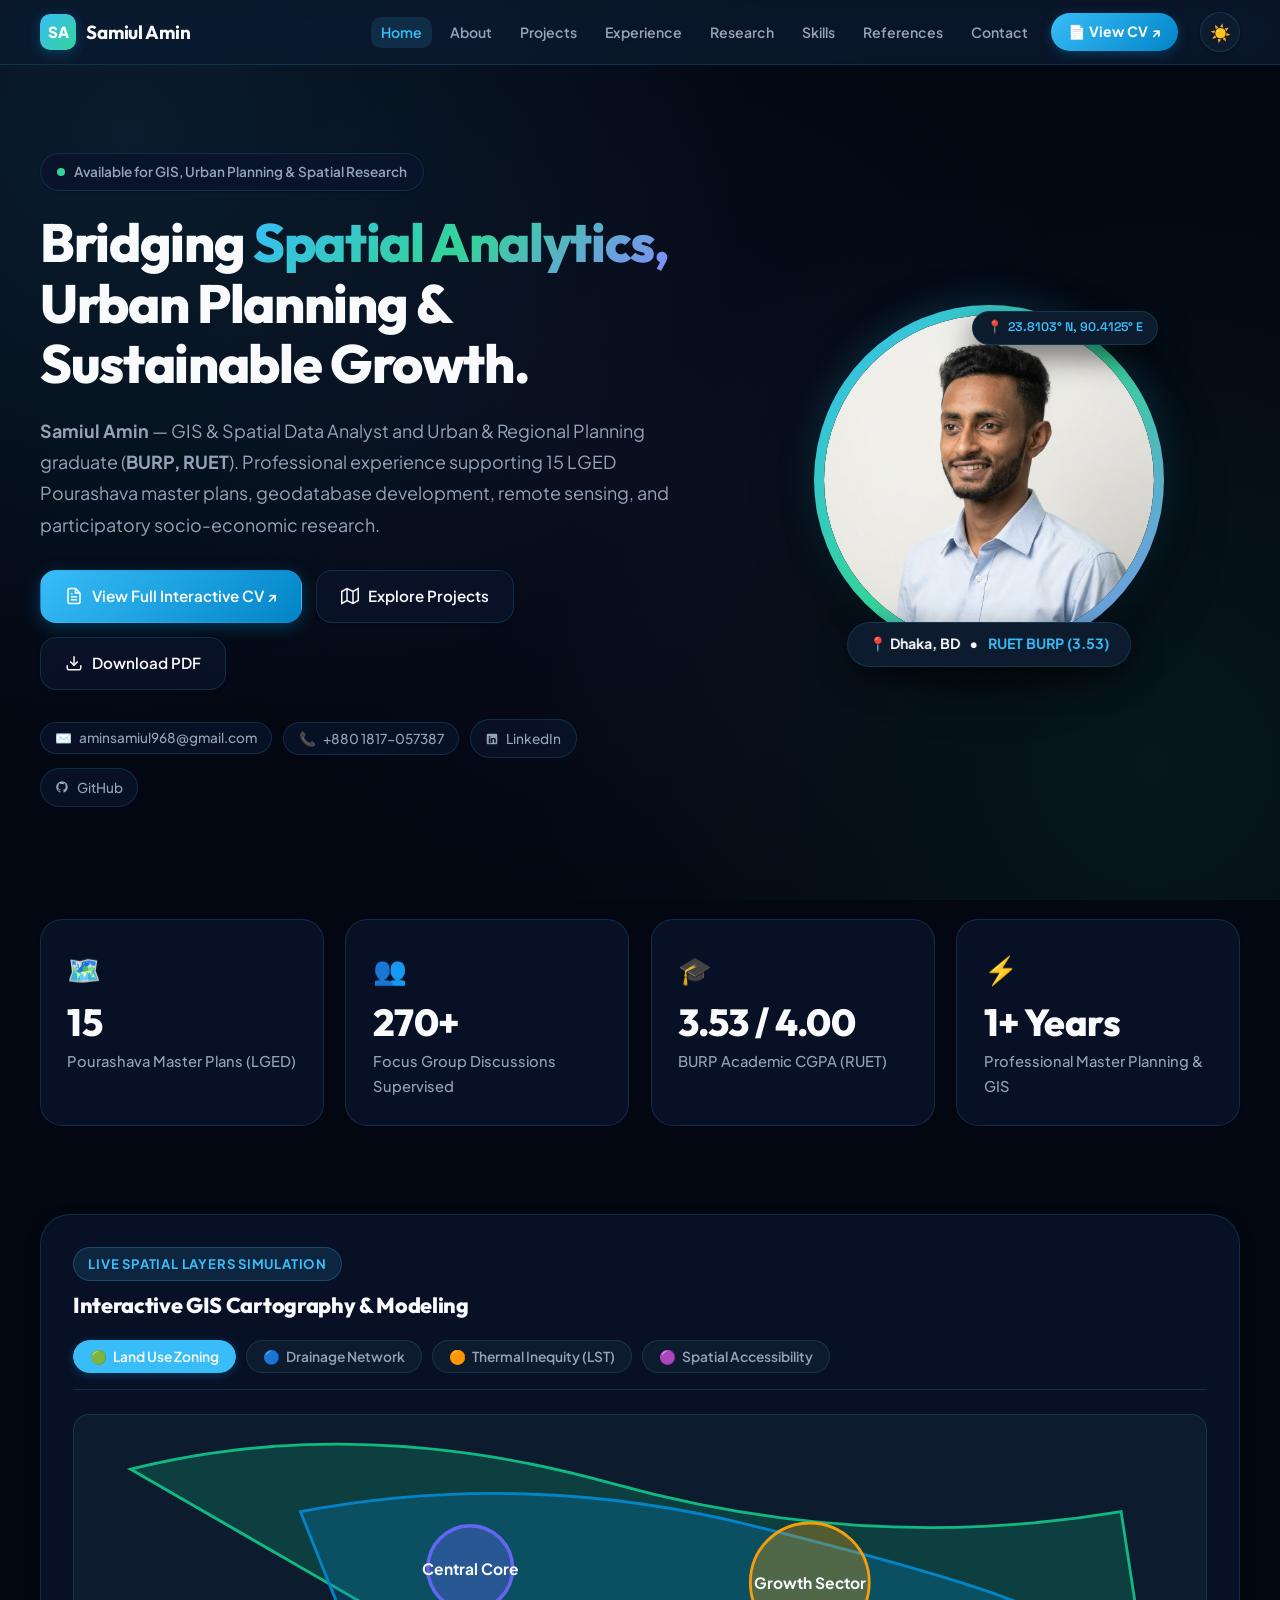
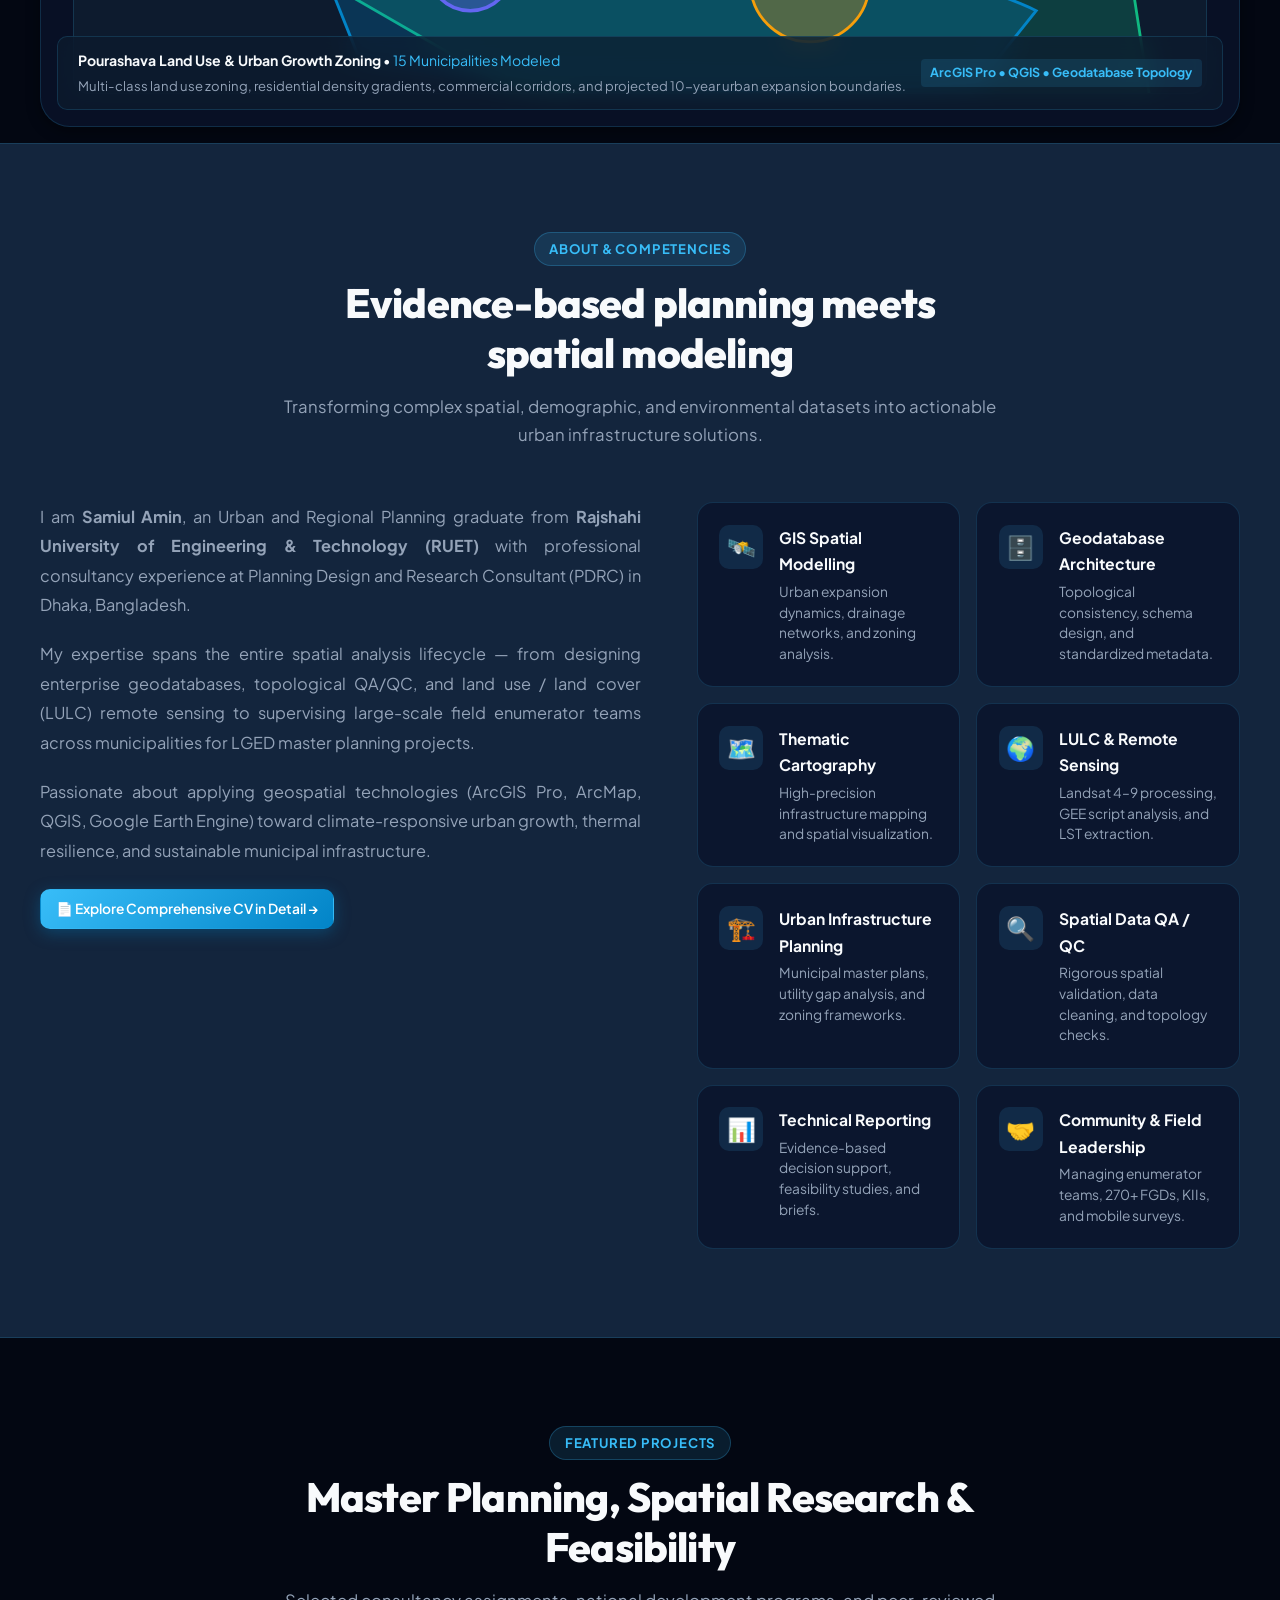
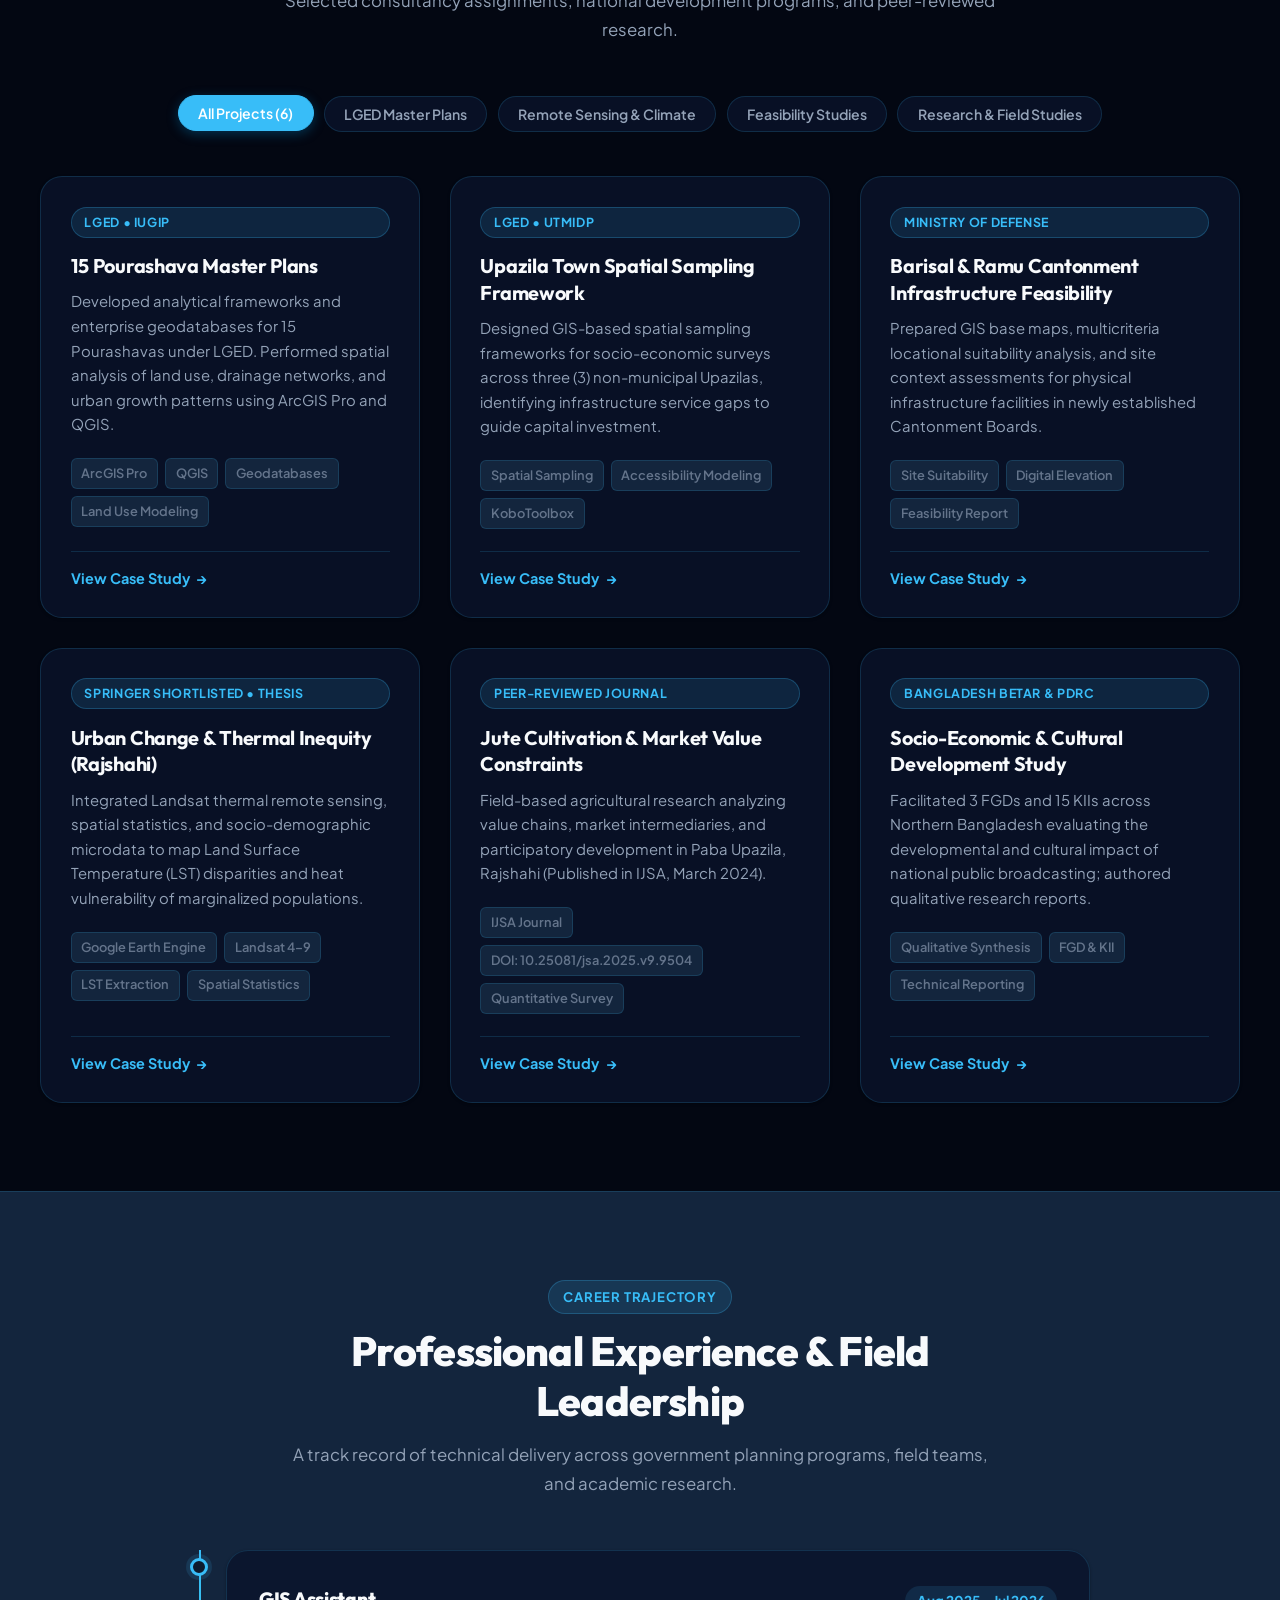
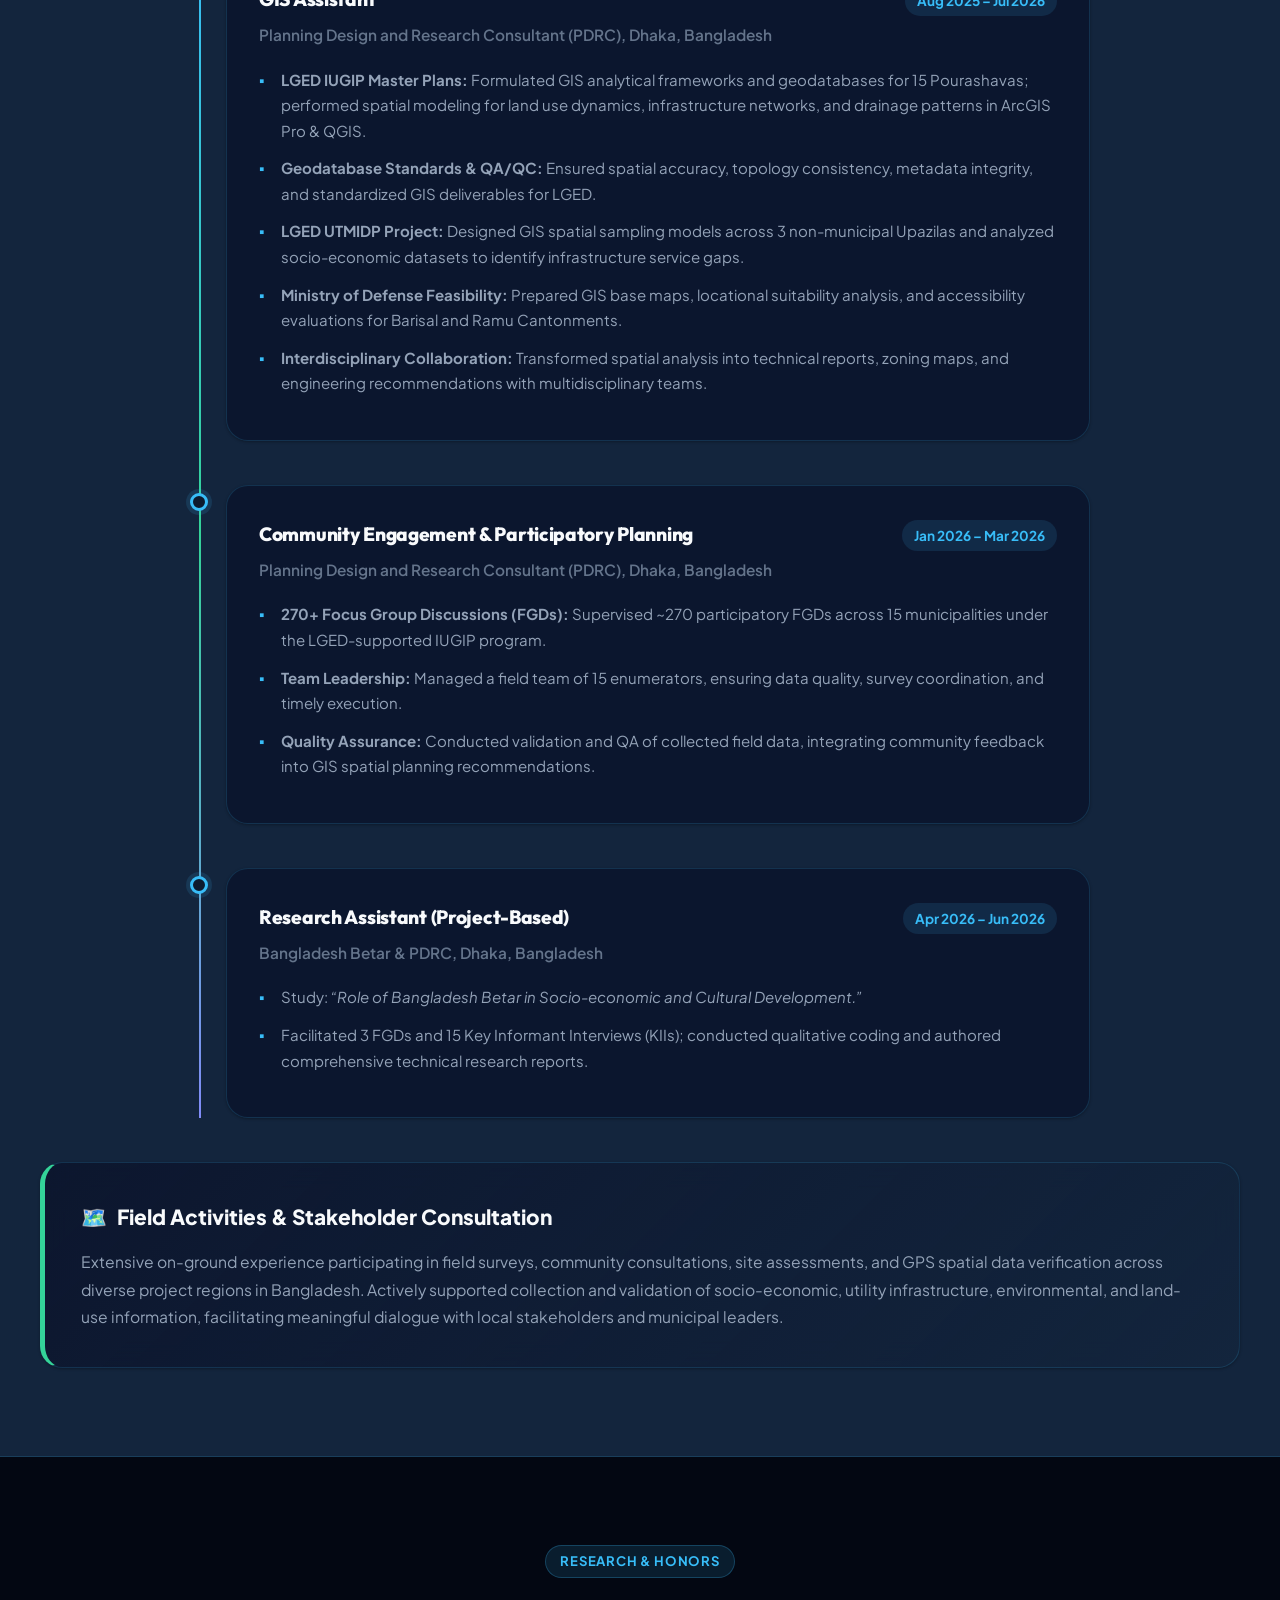
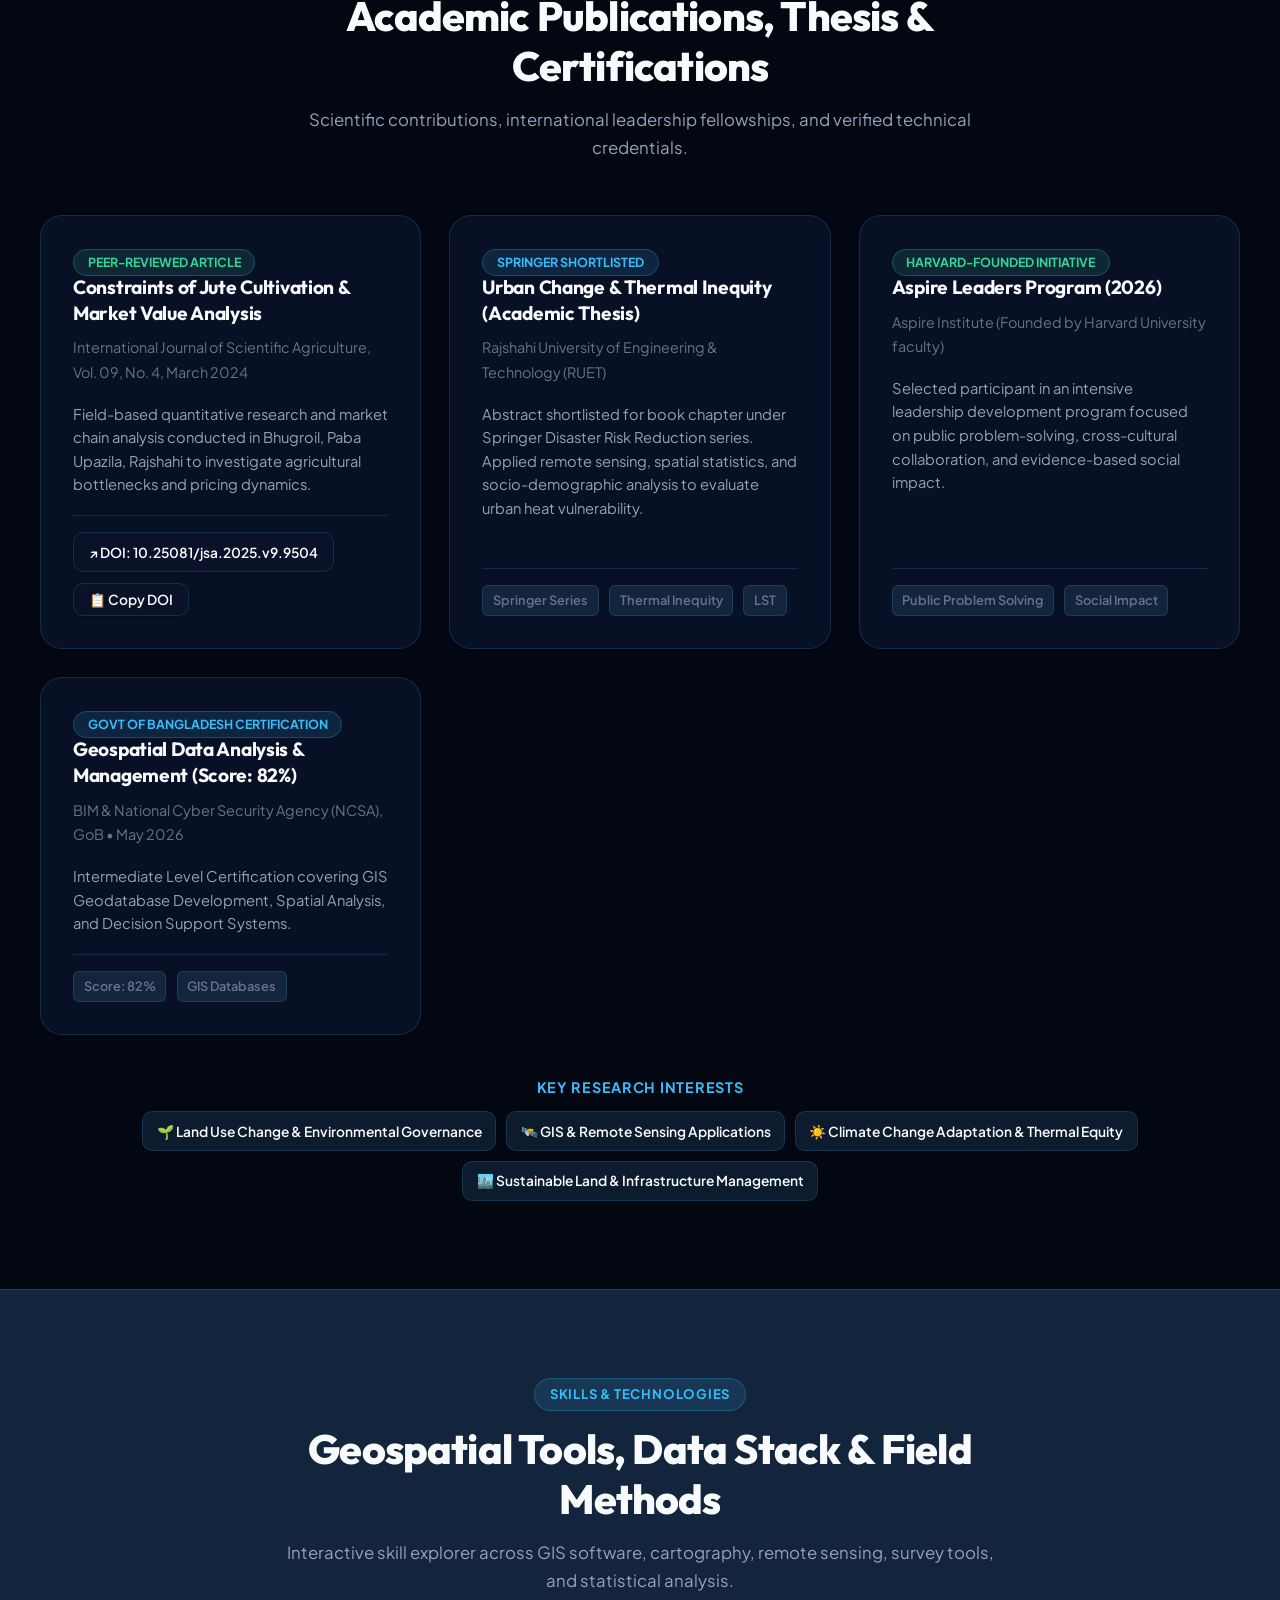
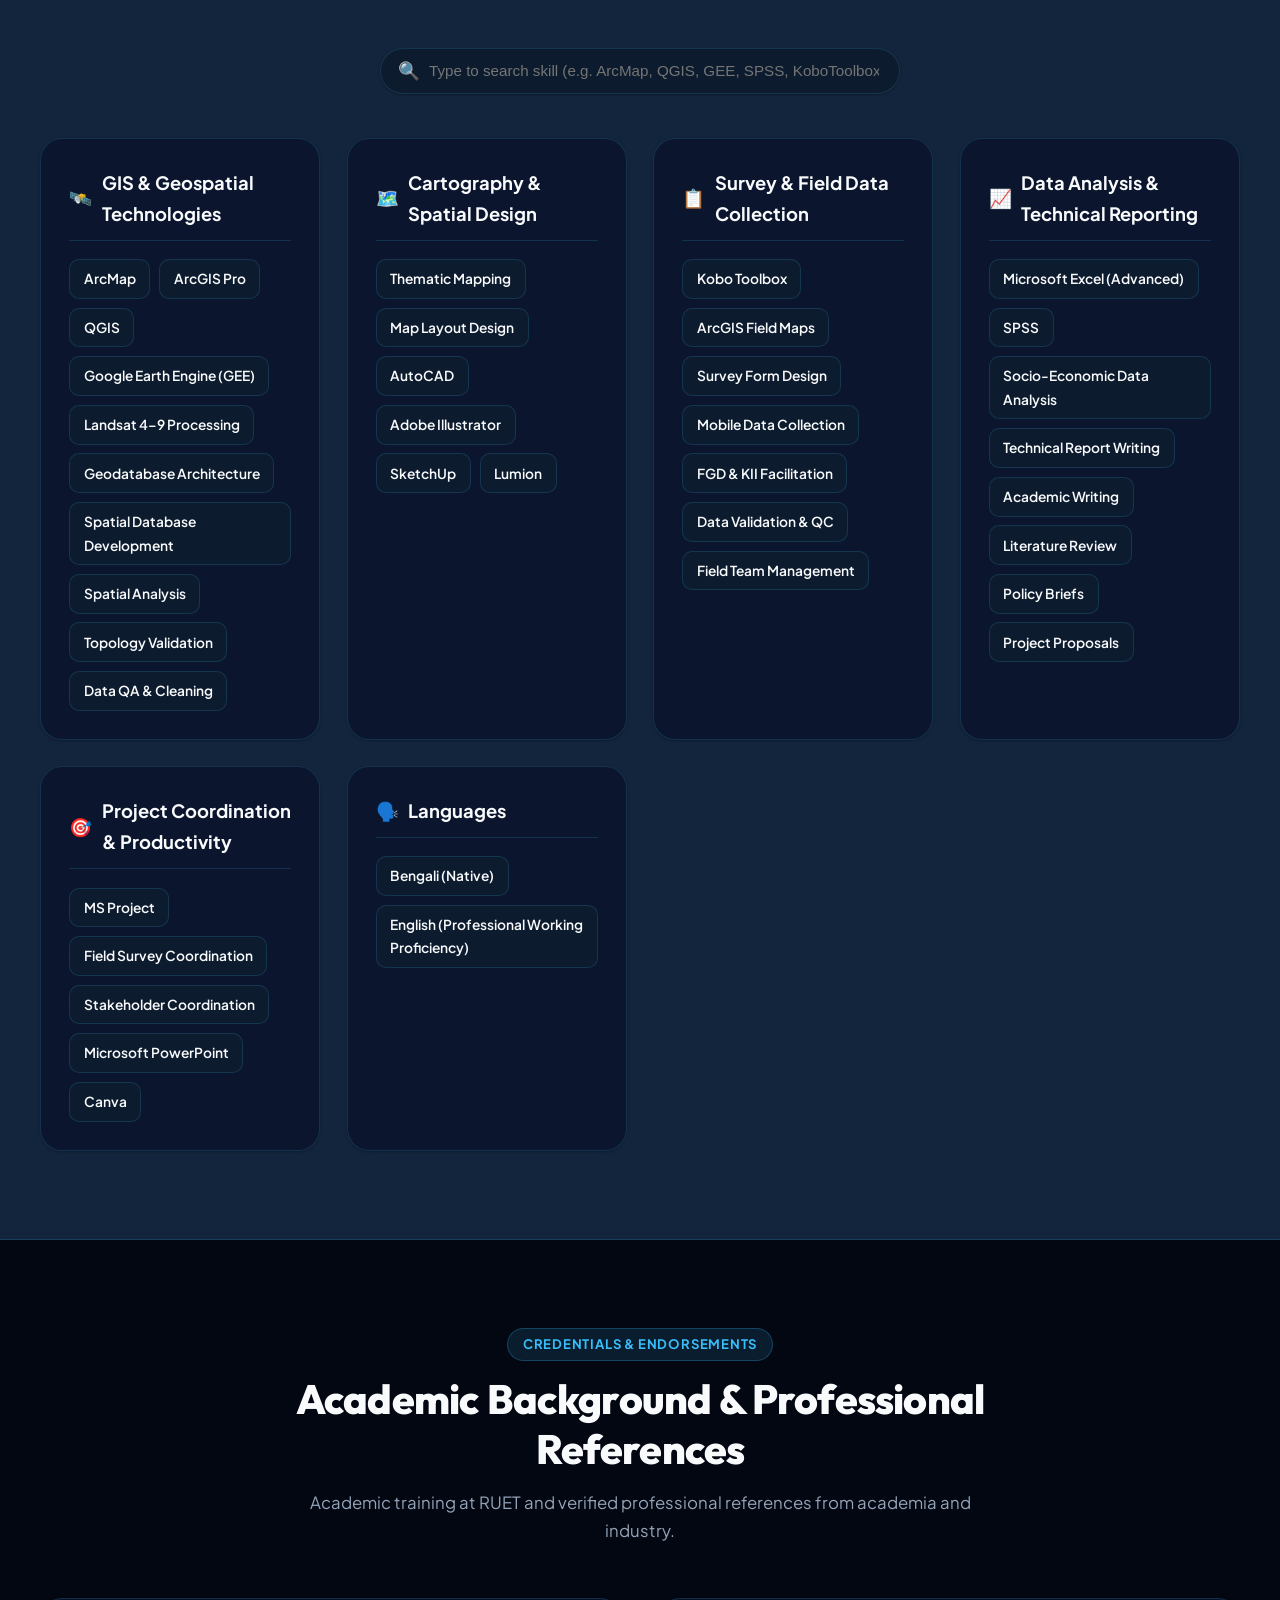
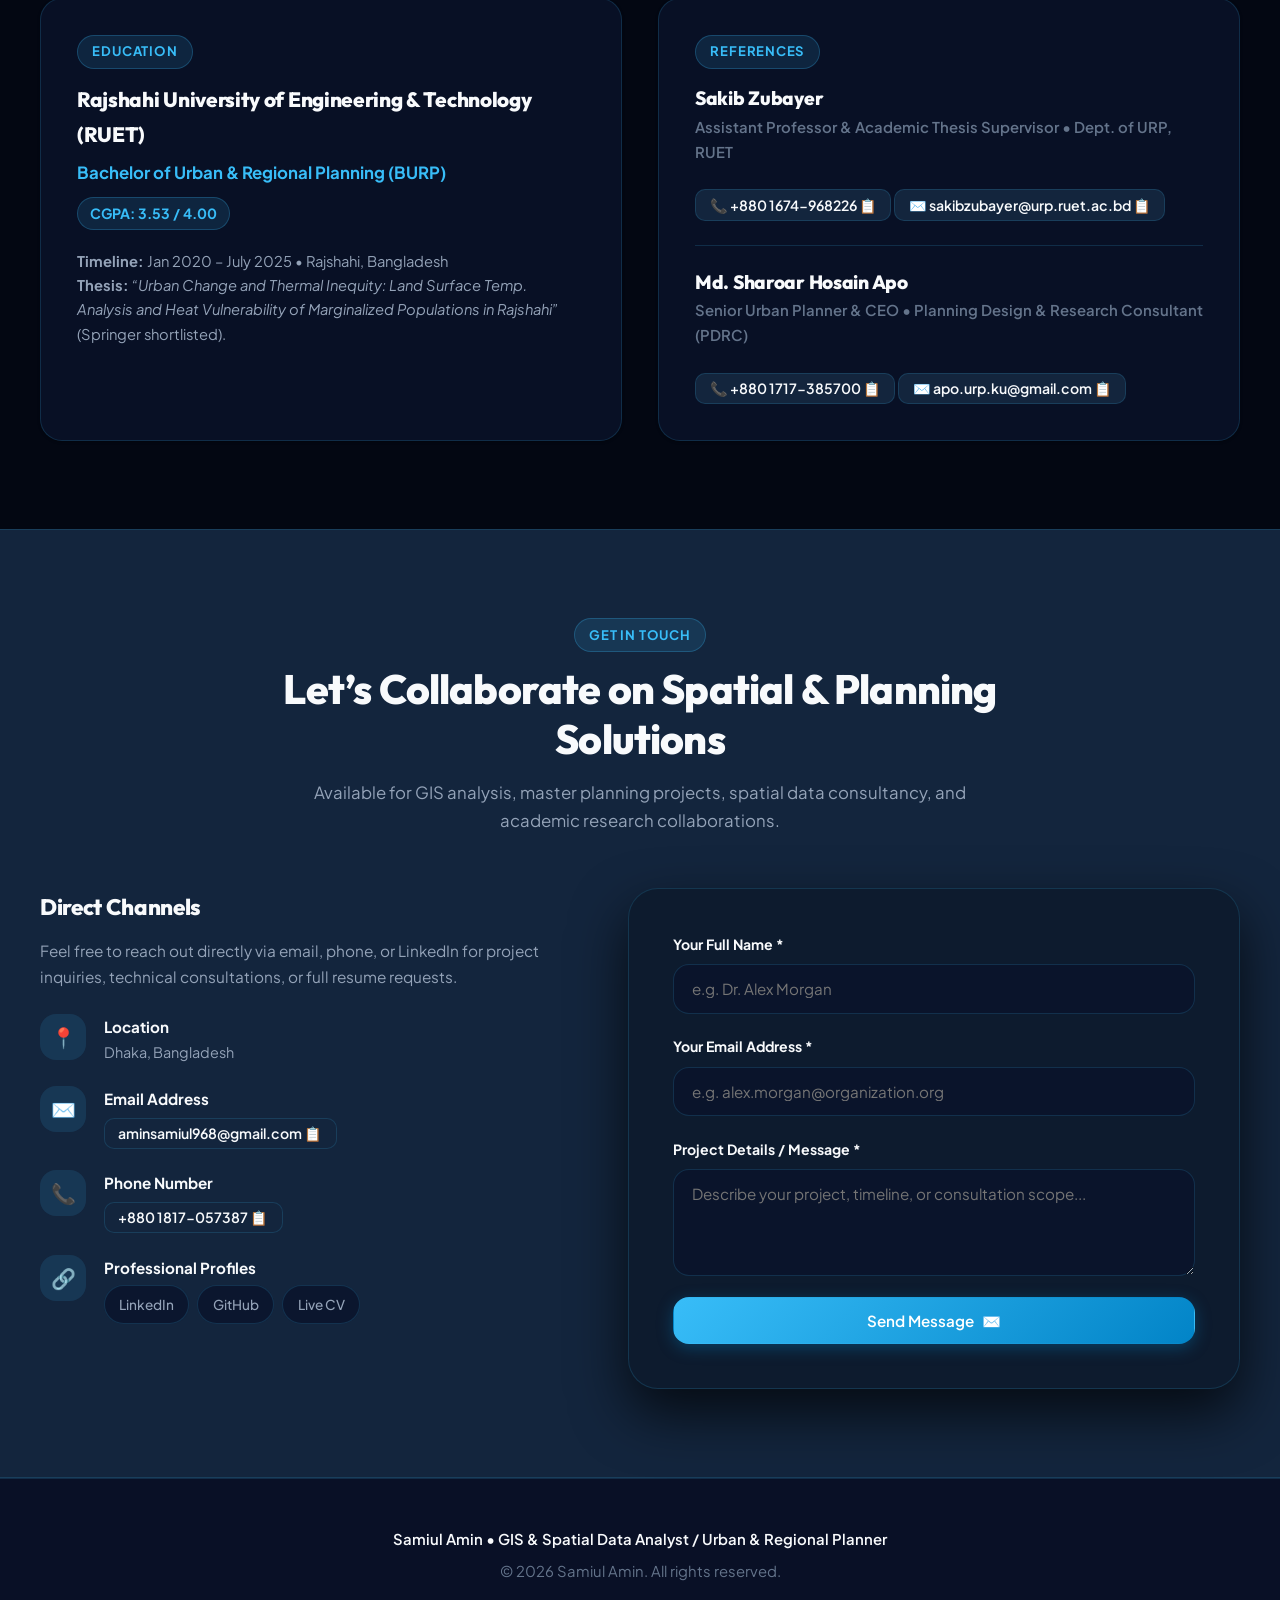
<file: index.html>
<!DOCTYPE html>
<html lang="en">
<head>
  <meta charset="UTF-8" />
  <meta name="viewport" content="width=device-width, initial-scale=1.0" />
  <meta name="description" content="Portfolio of Samiul Amin — GIS & Spatial Data Analyst, Urban & Regional Planner specializing in LGED master planning, remote sensing, geodatabases, and socio-economic research." />
  <meta name="keywords" content="Samiul Amin, GIS Analyst, Urban Planner, RUET, Spatial Data, ArcMap, QGIS, Google Earth Engine, LGED, Master Planning, Bangladesh" />
  <meta name="author" content="Samiul Amin" />
  <meta property="og:title" content="Samiul Amin | GIS & Spatial Data Analyst | Urban & Regional Planner" />
  <meta property="og:description" content="Portfolio of Samiul Amin — LGED Master Planning, GIS Spatial Modeling, Remote Sensing, and Socio-Economic Research." />
  <meta property="og:type" content="website" />
  <meta property="og:url" content="https://aminsamiul.github.io" />
  <meta property="og:image" content="https://aminsamiul.github.io/portrait.jpg" />
  
  <title>Samiul Amin | GIS & Spatial Data Analyst | Urban Planner</title>
  
  <!-- Fonts -->
  <link rel="preconnect" href="https://fonts.googleapis.com" />
  <link rel="preconnect" href="https://fonts.gstatic.com" crossorigin />
  <link href="https://fonts.googleapis.com/css2?family=Outfit:wght@400;500;600;700;800&family=Plus+Jakarta+Sans:ital,wght@0,400;0,500;0,600;0,700;1,400&family=Space+Grotesk:wght@500;600;700&display=swap" rel="stylesheet" />
  
  <link rel="stylesheet" href="style.css" />
  <script defer src="script.js"></script>
</head>
<body class="theme-dark">
  <!-- Top Scroll Progress Indicator -->
  <div class="scroll-progress" id="scroll-progress" aria-hidden="true"></div>

  <!-- Global Header Navigation -->
  <header class="site-header">
    <nav class="navbar container" aria-label="Primary navigation">
      <a class="logo" href="#home" aria-label="Samiul Amin Home">
        <span class="logo-mark">SA</span>
        <span class="logo-text">Samiul Amin</span>
      </a>
      
      <ul class="nav-links" id="nav-links">
        <li><a href="#home">Home</a></li>
        <li><a href="#about">About</a></li>
        <li><a href="#projects">Projects</a></li>
        <li><a href="#experience">Experience</a></li>
        <li><a href="#research">Research</a></li>
        <li><a href="#skills">Skills</a></li>
        <li><a href="#references">References</a></li>
        <li><a href="#contact">Contact</a></li>
        <li><a class="nav-cv-pill" href="cv/" title="Open Dedicated Interactive Curriculum Vitae">📄 View CV ↗</a></li>
      </ul>

      <div class="nav-controls">
        <button class="theme-toggle" id="theme-toggle" type="button" aria-label="Toggle color theme">🌙</button>
        <button class="menu-toggle" id="menu-toggle" aria-expanded="false" aria-label="Toggle navigation">
          <span></span><span></span><span></span>
        </button>
      </div>
    </nav>
  </header>

  <main>
    <!-- Hero Section -->
    <section id="home" class="hero">
      <canvas id="hero-canvas" aria-hidden="true"></canvas>
      <div class="container hero-inner">
        
        <div class="hero-content reveal">
          <div class="status-badge">
            <span class="pulse-dot"></span> Available for GIS, Urban Planning &amp; Spatial Research
          </div>

          <h1 class="hero-title">
            Bridging <span class="hero-title-highlight">Spatial Analytics,</span> Urban Planning &amp; Sustainable Growth.
          </h1>

          <p class="hero-subtitle">
            <strong>Samiul Amin</strong> &mdash; GIS &amp; Spatial Data Analyst and Urban &amp; Regional Planning graduate (<strong>BURP, RUET</strong>). Professional experience supporting 15 LGED Pourashava master plans, geodatabase development, remote sensing, and participatory socio-economic research.
          </p>

          <div class="hero-actions">
            <a class="btn btn-primary" href="cv/" title="Explore Full Interactive Curriculum Vitae">
              <svg width="18" height="18" viewBox="0 0 24 24" fill="none" stroke="currentColor" stroke-width="2"><path d="M14 2H6a2 2 0 0 0-2 2v16a2 2 0 0 0 2 2h12a2 2 0 0 0 2-2V8z"></path><polyline points="14 2 14 8 20 8"></polyline><line x1="16" y1="13" x2="8" y2="13"></line><line x1="16" y1="17" x2="8" y2="17"></line><polyline points="10 9 9 9 8 9"></polyline></svg>
              View Full Interactive CV ↗
            </a>
            <a class="btn btn-secondary" href="#projects">
              <svg width="18" height="18" viewBox="0 0 24 24" fill="none" stroke="currentColor" stroke-width="2"><polygon points="1 6 1 22 8 18 16 22 23 18 23 2 16 6 8 2 1 6"></polygon><line x1="8" y1="2" x2="8" y2="18"></line><line x1="16" y1="6" x2="16" y2="22"></line></svg>
              Explore Projects
            </a>
            <a class="btn btn-secondary" href="Samiul_Amin_GIS_Urban_Planning_CV.pdf" download="Samiul_Amin_CV.pdf">
              <svg width="18" height="18" viewBox="0 0 24 24" fill="none" stroke="currentColor" stroke-width="2"><path d="M21 15v4a2 2 0 0 1-2 2H5a2 2 0 0 1-2-2v-4"></path><polyline points="7 10 12 15 17 10"></polyline><line x1="12" y1="15" x2="12" y2="3"></line></svg>
              Download PDF
            </a>
          </div>

          <div class="hero-social-chips">
            <button class="social-chip" onclick="copyContact('aminsamiul968@gmail.com', 'Email copied to clipboard!')" type="button" title="Copy Email">
              <span>✉️</span> aminsamiul968@gmail.com
            </button>
            <button class="social-chip" onclick="copyContact('+8801817057387', 'Phone copied to clipboard!')" type="button" title="Copy Phone">
              <span>📞</span> +880 1817-057387
            </button>
            <a class="social-chip" href="https://linkedin.com/in/aminsamiul" target="_blank" rel="noreferrer" title="LinkedIn Profile">
              <svg width="14" height="14" fill="currentColor" viewBox="0 0 24 24"><path d="M19 3a2 2 0 0 1 2 2v14a2 2 0 0 1-2 2H5a2 2 0 0 1-2-2V5a2 2 0 0 1 2-2h14m-.5 15.5v-5.3a3.26 3.26 0 0 0-3.26-3.26c-.85 0-1.84.52-2.28 1.3v-1.11h-2.79v8.37h2.79v-4.93c0-.77.62-1.4 1.39-1.4a1.4 1.4 0 0 1 1.4 1.4v4.93h2.75M6.46 10.9v8.37H9.25V10.9H6.46M7.86 6.72a1.49 1.49 0 0 0-1.5 1.5 1.5 1.5 0 0 0 1.5 1.5 1.5 1.5 0 0 0 1.5-1.5 1.49 1.49 0 0 0-1.5-1.5z"/></svg>
              LinkedIn
            </a>
            <a class="social-chip" href="https://github.com/aminsamiul" target="_blank" rel="noreferrer" title="GitHub Profile">
              <svg width="14" height="14" fill="currentColor" viewBox="0 0 24 24"><path d="M12 2A10 10 0 0 0 2 12c0 4.42 2.87 8.17 6.84 9.5.5.08.66-.23.66-.5v-1.69c-2.77.6-3.36-1.34-3.36-1.34-.46-1.16-1.11-1.47-1.11-1.47-.91-.62.07-.6.07-.6 1 .07 1.53 1.03 1.53 1.03.87 1.52 2.34 1.07 2.91.83.1-.65.35-1.09.63-1.34-2.22-.25-4.55-1.11-4.55-4.92 0-1.11.38-2 1.03-2.71-.1-.25-.45-1.29.1-2.64 0 0 .84-.27 2.75 1.02.79-.22 1.65-.33 2.5-.33.85 0 1.71.11 2.5.33 1.91-1.29 2.75-1.02 2.75-1.02.55 1.35.2 2.39.1 2.64.65.71 1.03 1.6 1.03 2.71 0 3.82-2.34 4.66-4.57 4.91.36.31.69.92.69 1.85V21c0 .27.16.59.67.5C19.14 20.16 22 16.42 22 12A10 10 0 0 0 12 2z"/></svg>
              GitHub
            </a>
          </div>
        </div>

        <div class="hero-visual reveal">
          <div class="portrait-wrapper">
            <div class="floating-coords-badge">
              <span>📍</span> 23.8103° N, 90.4125° E
            </div>
            <div class="portrait-card">
              <img src="portrait.jpg" alt="Samiul Amin - GIS Analyst & Urban Planner" class="portrait-img" />
            </div>
            <div class="floating-stat-badge">
              <span>📍 Dhaka, BD</span>
              <span>•</span>
              <span class="accent-text">RUET BURP (3.53)</span>
            </div>
          </div>
        </div>

      </div>
    </section>

    <!-- Key Metrics Section -->
    <section class="metrics-section container reveal" aria-label="Key professional impact statistics">
      <div class="metrics-grid">
        <article class="metric-card">
          <div class="metric-icon">🗺️</div>
          <div class="stat-number" data-target="15" data-suffix="">15</div>
          <div class="metric-label">Pourashava Master Plans (LGED)</div>
        </article>

        <article class="metric-card">
          <div class="metric-icon">👥</div>
          <div class="stat-number" data-target="270" data-suffix="+">270+</div>
          <div class="metric-label">Focus Group Discussions Supervised</div>
        </article>

        <article class="metric-card">
          <div class="metric-icon">🎓</div>
          <div class="stat-number" data-target="3.53" data-decimals="2" data-suffix=" / 4.00">3.53 / 4.00</div>
          <div class="metric-label">BURP Academic CGPA (RUET)</div>
        </article>

        <article class="metric-card">
          <div class="metric-icon">⚡</div>
          <div class="stat-number" data-target="1" data-suffix="+ Years">1+ Years</div>
          <div class="metric-label">Professional Master Planning &amp; GIS</div>
        </article>
      </div>
    </section>

    <!-- Interactive GIS Spatial Layer Simulator -->
    <section class="container reveal">
      <div class="gis-visualizer-card">
        <div class="gis-visualizer-header">
          <div>
            <div class="section-tag" style="margin-bottom: 0.35rem;">Live Spatial Layers Simulation</div>
            <h3 style="font-size: 1.35rem; font-weight: 800; color: var(--text);">Interactive GIS Cartography &amp; Modeling</h3>
          </div>
          
          <div class="gis-layer-buttons">
            <button class="gis-layer-btn active" data-layer="zoning" type="button">
              <span>🟢</span> Land Use Zoning
            </button>
            <button class="gis-layer-btn" data-layer="drainage" type="button">
              <span>🔵</span> Drainage Network
            </button>
            <button class="gis-layer-btn" data-layer="thermal" type="button">
              <span>🟠</span> Thermal Inequity (LST)
            </button>
            <button class="gis-layer-btn" data-layer="accessibility" type="button">
              <span>🟣</span> Spatial Accessibility
            </button>
          </div>
        </div>

        <div class="gis-canvas-view" id="gis-canvas-view">
          <!-- Vector Map SVG Layer Populated via JS -->
        </div>

        <div class="gis-layer-info-box" id="gis-layer-info-content">
          <!-- Dynamic layer metadata text populated via JS -->
        </div>
      </div>
    </section>

    <!-- About & Core Competencies Section -->
    <section id="about" class="section section-alt">
      <div class="container">
        
        <div class="section-header reveal">
          <span class="section-tag">About &amp; Competencies</span>
          <h2 class="section-title">Evidence-based planning meets spatial modeling</h2>
          <p class="section-desc">Transforming complex spatial, demographic, and environmental datasets into actionable urban infrastructure solutions.</p>
        </div>

        <div class="about-grid">
          <div class="about-text reveal">
            <p>
              I am <strong>Samiul Amin</strong>, an Urban and Regional Planning graduate from <strong>Rajshahi University of Engineering &amp; Technology (RUET)</strong> with professional consultancy experience at Planning Design and Research Consultant (PDRC) in Dhaka, Bangladesh.
            </p>
            <p>
              My expertise spans the entire spatial analysis lifecycle &mdash; from designing enterprise geodatabases, topological QA/QC, and land use / land cover (LULC) remote sensing to supervising large-scale field enumerator teams across municipalities for LGED master planning projects.
            </p>
            <p>
              Passionate about applying geospatial technologies (ArcGIS Pro, ArcMap, QGIS, Google Earth Engine) toward climate-responsive urban growth, thermal resilience, and sustainable municipal infrastructure.
            </p>
            <div style="margin-top: 1.5rem;">
              <a class="btn btn-primary btn-sm" href="cv/">📄 Explore Comprehensive CV in Detail →</a>
            </div>
          </div>

          <div class="competencies-grid reveal">
            <div class="competency-card">
              <div class="competency-icon">🛰️</div>
              <div>
                <div class="competency-title">GIS Spatial Modelling</div>
                <div class="competency-desc">Urban expansion dynamics, drainage networks, and zoning analysis.</div>
              </div>
            </div>

            <div class="competency-card">
              <div class="competency-icon">🗄️</div>
              <div>
                <div class="competency-title">Geodatabase Architecture</div>
                <div class="competency-desc">Topological consistency, schema design, and standardized metadata.</div>
              </div>
            </div>

            <div class="competency-card">
              <div class="competency-icon">🗺️</div>
              <div>
                <div class="competency-title">Thematic Cartography</div>
                <div class="competency-desc">High-precision infrastructure mapping and spatial visualization.</div>
              </div>
            </div>

            <div class="competency-card">
              <div class="competency-icon">🌍</div>
              <div>
                <div class="competency-title">LULC &amp; Remote Sensing</div>
                <div class="competency-desc">Landsat 4–9 processing, GEE script analysis, and LST extraction.</div>
              </div>
            </div>

            <div class="competency-card">
              <div class="competency-icon">🏗️</div>
              <div>
                <div class="competency-title">Urban Infrastructure Planning</div>
                <div class="competency-desc">Municipal master plans, utility gap analysis, and zoning frameworks.</div>
              </div>
            </div>

            <div class="competency-card">
              <div class="competency-icon">🔍</div>
              <div>
                <div class="competency-title">Spatial Data QA / QC</div>
                <div class="competency-desc">Rigorous spatial validation, data cleaning, and topology checks.</div>
              </div>
            </div>

            <div class="competency-card">
              <div class="competency-icon">📊</div>
              <div>
                <div class="competency-title">Technical Reporting</div>
                <div class="competency-desc">Evidence-based decision support, feasibility studies, and briefs.</div>
              </div>
            </div>

            <div class="competency-card">
              <div class="competency-icon">🤝</div>
              <div>
                <div class="competency-title">Community &amp; Field Leadership</div>
                <div class="competency-desc">Managing enumerator teams, 270+ FGDs, KIIs, and mobile surveys.</div>
              </div>
            </div>
          </div>
        </div>

      </div>
    </section>

    <!-- Featured Projects Section (Interactive Grid) -->
    <section id="projects" class="section">
      <div class="container">
        
        <div class="section-header reveal">
          <span class="section-tag">Featured Projects</span>
          <h2 class="section-title">Master Planning, Spatial Research &amp; Feasibility</h2>
          <p class="section-desc">Selected consultancy assignments, national development programs, and peer-reviewed research.</p>
        </div>

        <!-- Project Filter Buttons -->
        <div class="project-filter-bar reveal">
          <button class="filter-btn active" data-filter="all" type="button">All Projects (6)</button>
          <button class="filter-btn" data-filter="lged" type="button">LGED Master Plans</button>
          <button class="filter-btn" data-filter="remote-sensing" type="button">Remote Sensing &amp; Climate</button>
          <button class="filter-btn" data-filter="feasibility" type="button">Feasibility Studies</button>
          <button class="filter-btn" data-filter="research" type="button">Research &amp; Field Studies</button>
        </div>

        <!-- Projects Grid -->
        <div class="projects-grid">
          
          <!-- Project 1: LGED IUGIP -->
          <article class="project-card reveal" data-category="lged">
            <div>
              <div class="project-tag-pill">LGED • IUGIP</div>
              <h3 class="project-title">15 Pourashava Master Plans</h3>
              <p class="project-desc">
                Developed analytical frameworks and enterprise geodatabases for 15 Pourashavas under LGED. Performed spatial analysis of land use, drainage networks, and urban growth patterns using ArcGIS Pro and QGIS.
              </p>
              <div class="project-tech-stack">
                <span class="tech-tag">ArcGIS Pro</span>
                <span class="tech-tag">QGIS</span>
                <span class="tech-tag">Geodatabases</span>
                <span class="tech-tag">Land Use Modeling</span>
              </div>
            </div>
            <div class="project-footer">
              <button class="details-trigger-btn" onclick="openProjectModal('lged-iugip')" type="button">
                <span>View Case Study</span> <span>→</span>
              </button>
            </div>
          </article>

          <!-- Project 2: LGED UTMIDP -->
          <article class="project-card reveal" data-category="lged">
            <div>
              <div class="project-tag-pill">LGED • UTMIDP</div>
              <h3 class="project-title">Upazila Town Spatial Sampling Framework</h3>
              <p class="project-desc">
                Designed GIS-based spatial sampling frameworks for socio-economic surveys across three (3) non-municipal Upazilas, identifying infrastructure service gaps to guide capital investment.
              </p>
              <div class="project-tech-stack">
                <span class="tech-tag">Spatial Sampling</span>
                <span class="tech-tag">Accessibility Modeling</span>
                <span class="tech-tag">KoboToolbox</span>
              </div>
            </div>
            <div class="project-footer">
              <button class="details-trigger-btn" onclick="openProjectModal('lged-utmidp')" type="button">
                <span>View Case Study</span> <span>→</span>
              </button>
            </div>
          </article>

          <!-- Project 3: Cantonment Boards Feasibility -->
          <article class="project-card reveal" data-category="feasibility">
            <div>
              <div class="project-tag-pill">Ministry of Defense</div>
              <h3 class="project-title">Barisal &amp; Ramu Cantonment Infrastructure Feasibility</h3>
              <p class="project-desc">
                Prepared GIS base maps, multicriteria locational suitability analysis, and site context assessments for physical infrastructure facilities in newly established Cantonment Boards.
              </p>
              <div class="project-tech-stack">
                <span class="tech-tag">Site Suitability</span>
                <span class="tech-tag">Digital Elevation</span>
                <span class="tech-tag">Feasibility Report</span>
              </div>
            </div>
            <div class="project-footer">
              <button class="details-trigger-btn" onclick="openProjectModal('mod-cantonment')" type="button">
                <span>View Case Study</span> <span>→</span>
              </button>
            </div>
          </article>

          <!-- Project 4: Academic Thesis -->
          <article class="project-card reveal" data-category="remote-sensing research">
            <div>
              <div class="project-tag-pill">Springer Shortlisted • Thesis</div>
              <h3 class="project-title">Urban Change &amp; Thermal Inequity (Rajshahi)</h3>
              <p class="project-desc">
                Integrated Landsat thermal remote sensing, spatial statistics, and socio-demographic microdata to map Land Surface Temperature (LST) disparities and heat vulnerability of marginalized populations.
              </p>
              <div class="project-tech-stack">
                <span class="tech-tag">Google Earth Engine</span>
                <span class="tech-tag">Landsat 4–9</span>
                <span class="tech-tag">LST Extraction</span>
                <span class="tech-tag">Spatial Statistics</span>
              </div>
            </div>
            <div class="project-footer">
              <button class="details-trigger-btn" onclick="openProjectModal('thesis-heat')" type="button">
                <span>View Case Study</span> <span>→</span>
              </button>
            </div>
          </article>

          <!-- Project 5: Jute Journal Paper -->
          <article class="project-card reveal" data-category="research">
            <div>
              <div class="project-tag-pill">Peer-Reviewed Journal</div>
              <h3 class="project-title">Jute Cultivation &amp; Market Value Constraints</h3>
              <p class="project-desc">
                Field-based agricultural research analyzing value chains, market intermediaries, and participatory development in Paba Upazila, Rajshahi (Published in IJSA, March 2024).
              </p>
              <div class="project-tech-stack">
                <span class="tech-tag">IJSA Journal</span>
                <span class="tech-tag">DOI: 10.25081/jsa.2025.v9.9504</span>
                <span class="tech-tag">Quantitative Survey</span>
              </div>
            </div>
            <div class="project-footer">
              <button class="details-trigger-btn" onclick="openProjectModal('jute-study')" type="button">
                <span>View Case Study</span> <span>→</span>
              </button>
            </div>
          </article>

          <!-- Project 6: Betar Study -->
          <article class="project-card reveal" data-category="research">
            <div>
              <div class="project-tag-pill">Bangladesh Betar &amp; PDRC</div>
              <h3 class="project-title">Socio-Economic &amp; Cultural Development Study</h3>
              <p class="project-desc">
                Facilitated 3 FGDs and 15 KIIs across Northern Bangladesh evaluating the developmental and cultural impact of national public broadcasting; authored qualitative research reports.
              </p>
              <div class="project-tech-stack">
                <span class="tech-tag">Qualitative Synthesis</span>
                <span class="tech-tag">FGD &amp; KII</span>
                <span class="tech-tag">Technical Reporting</span>
              </div>
            </div>
            <div class="project-footer">
              <button class="details-trigger-btn" onclick="openProjectModal('betar-study')" type="button">
                <span>View Case Study</span> <span>→</span>
              </button>
            </div>
          </article>

        </div>

      </div>
    </section>

    <!-- Project Details Modal -->
    <div class="modal-overlay" id="project-modal" aria-hidden="true" role="dialog" aria-modal="true">
      <div class="modal-container">
        <button class="modal-close-btn" id="modal-close-btn" type="button" aria-label="Close project modal">✕</button>
        
        <span class="modal-badge" id="modal-project-badge">Project Category</span>
        <h3 class="modal-title" id="modal-project-title">Project Title</h3>
        <p style="font-size: 0.9rem; color: var(--primary); font-weight: 600; margin-bottom: 0.75rem;" id="modal-project-client">Client / Program</p>
        <p style="font-size: 0.96rem; color: var(--text-muted); line-height: 1.65; margin-bottom: 1.25rem;" id="modal-project-overview">Overview text</p>
        
        <div class="modal-body" id="modal-project-body">
          <!-- Populated by JavaScript -->
        </div>

        <div style="margin-top: 1.5rem; border-top: 1px solid var(--border); padding-top: 1rem;">
          <div style="font-size: 0.85rem; font-weight: 700; color: var(--text); margin-bottom: 0.5rem;">Tools &amp; Methodologies:</div>
          <div class="project-tech-stack" id="modal-project-tech">
            <!-- Tech stack chips -->
          </div>
        </div>
      </div>
    </div>

    <!-- Experience Timeline Section -->
    <section id="experience" class="section section-alt">
      <div class="container">
        
        <div class="section-header reveal">
          <span class="section-tag">Career Trajectory</span>
          <h2 class="section-title">Professional Experience &amp; Field Leadership</h2>
          <p class="section-desc">A track record of technical delivery across government planning programs, field teams, and academic research.</p>
        </div>

        <div class="timeline-wrapper reveal">
          
          <!-- Experience 1 -->
          <article class="timeline-item">
            <div class="timeline-node"></div>
            <div class="timeline-card">
              <div class="timeline-meta">
                <h3 class="timeline-role">GIS Assistant</h3>
                <span class="timeline-date">Aug 2025 – Jul 2026</span>
              </div>
              <div class="timeline-company">Planning Design and Research Consultant (PDRC), Dhaka, Bangladesh</div>
              
              <ul class="timeline-list">
                <li>
                  <strong>LGED IUGIP Master Plans:</strong> Formulated GIS analytical frameworks and geodatabases for 15 Pourashavas; performed spatial modeling for land use dynamics, infrastructure networks, and drainage patterns in ArcGIS Pro &amp; QGIS.
                </li>
                <li>
                  <strong>Geodatabase Standards &amp; QA/QC:</strong> Ensured spatial accuracy, topology consistency, metadata integrity, and standardized GIS deliverables for LGED.
                </li>
                <li>
                  <strong>LGED UTMIDP Project:</strong> Designed GIS spatial sampling models across 3 non-municipal Upazilas and analyzed socio-economic datasets to identify infrastructure service gaps.
                </li>
                <li>
                  <strong>Ministry of Defense Feasibility:</strong> Prepared GIS base maps, locational suitability analysis, and accessibility evaluations for Barisal and Ramu Cantonments.
                </li>
                <li>
                  <strong>Interdisciplinary Collaboration:</strong> Transformed spatial analysis into technical reports, zoning maps, and engineering recommendations with multidisciplinary teams.
                </li>
              </ul>
            </div>
          </article>

          <!-- Experience 2 -->
          <article class="timeline-item">
            <div class="timeline-node"></div>
            <div class="timeline-card">
              <div class="timeline-meta">
                <h3 class="timeline-role">Community Engagement &amp; Participatory Planning</h3>
                <span class="timeline-date">Jan 2026 – Mar 2026</span>
              </div>
              <div class="timeline-company">Planning Design and Research Consultant (PDRC), Dhaka, Bangladesh</div>
              
              <ul class="timeline-list">
                <li>
                  <strong>270+ Focus Group Discussions (FGDs):</strong> Supervised ~270 participatory FGDs across 15 municipalities under the LGED-supported IUGIP program.
                </li>
                <li>
                  <strong>Team Leadership:</strong> Managed a field team of 15 enumerators, ensuring data quality, survey coordination, and timely execution.
                </li>
                <li>
                  <strong>Quality Assurance:</strong> Conducted validation and QA of collected field data, integrating community feedback into GIS spatial planning recommendations.
                </li>
              </ul>
            </div>
          </article>

          <!-- Experience 3 -->
          <article class="timeline-item">
            <div class="timeline-node"></div>
            <div class="timeline-card">
              <div class="timeline-meta">
                <h3 class="timeline-role">Research Assistant (Project-Based)</h3>
                <span class="timeline-date">Apr 2026 – Jun 2026</span>
              </div>
              <div class="timeline-company">Bangladesh Betar &amp; PDRC, Dhaka, Bangladesh</div>
              
              <ul class="timeline-list">
                <li>
                  Study: <em>“Role of Bangladesh Betar in Socio-economic and Cultural Development.”</em>
                </li>
                <li>
                  Facilitated 3 FGDs and 15 Key Informant Interviews (KIIs); conducted qualitative coding and authored comprehensive technical research reports.
                </li>
              </ul>
            </div>
          </article>

        </div>

        <!-- Field Activities Feature Box -->
        <div class="spotlight-box reveal">
          <div class="spotlight-title">
            <span>🗺️</span> Field Activities &amp; Stakeholder Consultation
          </div>
          <p class="spotlight-text">
            Extensive on-ground experience participating in field surveys, community consultations, site assessments, and GPS spatial data verification across diverse project regions in Bangladesh. Actively supported collection and validation of socio-economic, utility infrastructure, environmental, and land-use information, facilitating meaningful dialogue with local stakeholders and municipal leaders.
          </p>
        </div>

      </div>
    </section>

    <!-- Research, Publications & Accolades Section -->
    <section id="research" class="section">
      <div class="container">
        
        <div class="section-header reveal">
          <span class="section-tag">Research &amp; Honors</span>
          <h2 class="section-title">Academic Publications, Thesis &amp; Certifications</h2>
          <p class="section-desc">Scientific contributions, international leadership fellowships, and verified technical credentials.</p>
        </div>

        <div class="pub-grid">
          
          <!-- Publication 1 -->
          <article class="pub-card reveal">
            <div>
              <span class="pub-badge">Peer-Reviewed Article</span>
              <h3 class="pub-title">Constraints of Jute Cultivation &amp; Market Value Analysis</h3>
              <p class="pub-source">International Journal of Scientific Agriculture, Vol. 09, No. 4, March 2024</p>
              <p style="font-size: 0.92rem; color: var(--text-muted); line-height: 1.6;">
                Field-based quantitative research and market chain analysis conducted in Bhugroil, Paba Upazila, Rajshahi to investigate agricultural bottlenecks and pricing dynamics.
              </p>
            </div>
            <div class="pub-actions">
              <a class="btn btn-secondary btn-sm" href="https://doi.org/10.25081/jsa.2025.v9.9504" target="_blank" rel="noreferrer">
                ↗ DOI: 10.25081/jsa.2025.v9.9504
              </a>
              <button class="btn btn-secondary btn-sm" onclick="copyContact('10.25081/jsa.2025.v9.9504', 'DOI copied!')" type="button">
                📋 Copy DOI
              </button>
            </div>
          </article>

          <!-- Publication 2 -->
          <article class="pub-card reveal">
            <div>
              <span class="pub-badge" style="background: var(--primary-bg-light); color: var(--primary); border-color: var(--primary-border);">Springer Shortlisted</span>
              <h3 class="pub-title">Urban Change &amp; Thermal Inequity (Academic Thesis)</h3>
              <p class="pub-source">Rajshahi University of Engineering &amp; Technology (RUET)</p>
              <p style="font-size: 0.92rem; color: var(--text-muted); line-height: 1.6;">
                Abstract shortlisted for book chapter under Springer Disaster Risk Reduction series. Applied remote sensing, spatial statistics, and socio-demographic analysis to evaluate urban heat vulnerability.
              </p>
            </div>
            <div class="pub-actions">
              <span class="tech-tag">Springer Series</span>
              <span class="tech-tag">Thermal Inequity</span>
              <span class="tech-tag">LST</span>
            </div>
          </article>

          <!-- Accolade 1 -->
          <article class="pub-card reveal">
            <div>
              <span class="pub-badge">Harvard-Founded Initiative</span>
              <h3 class="pub-title">Aspire Leaders Program (2026)</h3>
              <p class="pub-source">Aspire Institute (Founded by Harvard University faculty)</p>
              <p style="font-size: 0.92rem; color: var(--text-muted); line-height: 1.6;">
                Selected participant in an intensive leadership development program focused on public problem-solving, cross-cultural collaboration, and evidence-based social impact.
              </p>
            </div>
            <div class="pub-actions">
              <span class="tech-tag">Public Problem Solving</span>
              <span class="tech-tag">Social Impact</span>
            </div>
          </article>

          <!-- Accolade 2 -->
          <article class="pub-card reveal">
            <div>
              <span class="pub-badge" style="background: var(--primary-bg-light); color: var(--primary); border-color: var(--primary-border);">Govt of Bangladesh Certification</span>
              <h3 class="pub-title">Geospatial Data Analysis &amp; Management (Score: 82%)</h3>
              <p class="pub-source">BIM &amp; National Cyber Security Agency (NCSA), GoB &bull; May 2026</p>
              <p style="font-size: 0.92rem; color: var(--text-muted); line-height: 1.6;">
                Intermediate Level Certification covering GIS Geodatabase Development, Spatial Analysis, and Decision Support Systems.
              </p>
            </div>
            <div class="pub-actions">
              <span class="tech-tag">Score: 82%</span>
              <span class="tech-tag">GIS Databases</span>
            </div>
          </article>

        </div>

        <!-- Research Interests Tag Cloud -->
        <div style="margin-top: 2.5rem; text-align: center;" class="reveal">
          <div style="font-size: 0.9rem; font-weight: 700; text-transform: uppercase; color: var(--primary); letter-spacing: 0.05em; margin-bottom: 0.75rem;">Key Research Interests</div>
          <div style="display: flex; flex-wrap: wrap; justify-content: center; gap: 0.6rem;">
            <span class="skill-badge">🌱 Land Use Change &amp; Environmental Governance</span>
            <span class="skill-badge">🛰️ GIS &amp; Remote Sensing Applications</span>
            <span class="skill-badge">☀️ Climate Change Adaptation &amp; Thermal Equity</span>
            <span class="skill-badge">🏙️ Sustainable Land &amp; Infrastructure Management</span>
          </div>
        </div>

      </div>
    </section>

    <!-- Interactive Skills & Technology Matrix -->
    <section id="skills" class="section section-alt">
      <div class="container">
        
        <div class="section-header reveal">
          <span class="section-tag">Skills &amp; Technologies</span>
          <h2 class="section-title">Geospatial Tools, Data Stack &amp; Field Methods</h2>
          <p class="section-desc">Interactive skill explorer across GIS software, cartography, remote sensing, survey tools, and statistical analysis.</p>
        </div>

        <!-- Realtime Search Box -->
        <div class="skills-control-bar reveal">
          <div class="skills-search-box">
            <span class="skills-search-icon">🔍</span>
            <input type="text" id="skill-search-input" class="skills-search-input" placeholder="Type to search skill (e.g. ArcMap, QGIS, GEE, SPSS, KoboToolbox...)" aria-label="Search skills" />
          </div>
        </div>

        <!-- Categorized Skills Grid -->
        <div class="skills-categories-grid reveal">
          
          <!-- Category 1 -->
          <div class="skill-category-card">
            <div class="skill-cat-header">
              <span>🛰️</span> GIS &amp; Geospatial Technologies
            </div>
            <div class="skill-pills-container">
              <span class="skill-badge">ArcMap</span>
              <span class="skill-badge">ArcGIS Pro</span>
              <span class="skill-badge">QGIS</span>
              <span class="skill-badge">Google Earth Engine (GEE)</span>
              <span class="skill-badge">Landsat 4–9 Processing</span>
              <span class="skill-badge">Geodatabase Architecture</span>
              <span class="skill-badge">Spatial Database Development</span>
              <span class="skill-badge">Spatial Analysis</span>
              <span class="skill-badge">Topology Validation</span>
              <span class="skill-badge">Data QA &amp; Cleaning</span>
            </div>
          </div>

          <!-- Category 2 -->
          <div class="skill-category-card">
            <div class="skill-cat-header">
              <span>🗺️</span> Cartography &amp; Spatial Design
            </div>
            <div class="skill-pills-container">
              <span class="skill-badge">Thematic Mapping</span>
              <span class="skill-badge">Map Layout Design</span>
              <span class="skill-badge">AutoCAD</span>
              <span class="skill-badge">Adobe Illustrator</span>
              <span class="skill-badge">SketchUp</span>
              <span class="skill-badge">Lumion</span>
            </div>
          </div>

          <!-- Category 3 -->
          <div class="skill-category-card">
            <div class="skill-cat-header">
              <span>📋</span> Survey &amp; Field Data Collection
            </div>
            <div class="skill-pills-container">
              <span class="skill-badge">Kobo Toolbox</span>
              <span class="skill-badge">ArcGIS Field Maps</span>
              <span class="skill-badge">Survey Form Design</span>
              <span class="skill-badge">Mobile Data Collection</span>
              <span class="skill-badge">FGD &amp; KII Facilitation</span>
              <span class="skill-badge">Data Validation &amp; QC</span>
              <span class="skill-badge">Field Team Management</span>
            </div>
          </div>

          <!-- Category 4 -->
          <div class="skill-category-card">
            <div class="skill-cat-header">
              <span>📈</span> Data Analysis &amp; Technical Reporting
            </div>
            <div class="skill-pills-container">
              <span class="skill-badge">Microsoft Excel (Advanced)</span>
              <span class="skill-badge">SPSS</span>
              <span class="skill-badge">Socio-Economic Data Analysis</span>
              <span class="skill-badge">Technical Report Writing</span>
              <span class="skill-badge">Academic Writing</span>
              <span class="skill-badge">Literature Review</span>
              <span class="skill-badge">Policy Briefs</span>
              <span class="skill-badge">Project Proposals</span>
            </div>
          </div>

          <!-- Category 5 -->
          <div class="skill-category-card">
            <div class="skill-cat-header">
              <span>🎯</span> Project Coordination &amp; Productivity
            </div>
            <div class="skill-pills-container">
              <span class="skill-badge">MS Project</span>
              <span class="skill-badge">Field Survey Coordination</span>
              <span class="skill-badge">Stakeholder Coordination</span>
              <span class="skill-badge">Microsoft PowerPoint</span>
              <span class="skill-badge">Canva</span>
            </div>
          </div>

          <!-- Category 6 -->
          <div class="skill-category-card">
            <div class="skill-cat-header">
              <span>🗣️</span> Languages
            </div>
            <div class="skill-pills-container">
              <span class="skill-badge">Bengali (Native)</span>
              <span class="skill-badge">English (Professional Working Proficiency)</span>
            </div>
          </div>

        </div>

      </div>
    </section>

    <!-- Education & Verified References Section -->
    <section id="references" class="section">
      <div class="container">
        
        <div class="section-header reveal">
          <span class="section-tag">Credentials &amp; Endorsements</span>
          <h2 class="section-title">Academic Background &amp; Professional References</h2>
          <p class="section-desc">Academic training at RUET and verified professional references from academia and industry.</p>
        </div>

        <div class="edu-ref-grid">
          
          <!-- Education Card -->
          <div class="edu-card reveal">
            <div class="section-tag">Education</div>
            <h3 class="edu-institution">Rajshahi University of Engineering &amp; Technology (RUET)</h3>
            <div class="edu-degree">Bachelor of Urban &amp; Regional Planning (BURP)</div>
            <div class="edu-cgpa">CGPA: 3.53 / 4.00</div>
            <p style="font-size: 0.92rem; color: var(--text-muted); line-height: 1.65;">
              <strong>Timeline:</strong> Jan 2020 – July 2025 • Rajshahi, Bangladesh<br />
              <strong>Thesis:</strong> <em>“Urban Change and Thermal Inequity: Land Surface Temp. Analysis and Heat Vulnerability of Marginalized Populations in Rajshahi”</em> (Springer shortlisted).
            </p>
          </div>

          <!-- References Card -->
          <div class="ref-card reveal">
            <div class="section-tag">References</div>
            
            <div style="margin-bottom: 1.5rem;">
              <h4 class="ref-person-title">Sakib Zubayer</h4>
              <div class="ref-person-role">Assistant Professor &amp; Academic Thesis Supervisor &bull; Dept. of URP, RUET</div>
              <div>
                <button class="copy-text-btn" onclick="copyContact('+8801674968226', 'Phone copied!')" type="button">📞 +880 1674-968226 📋</button>
                <button class="copy-text-btn" onclick="copyContact('sakibzubayer@urp.ruet.ac.bd', 'Email copied!')" type="button">✉️ sakibzubayer@urp.ruet.ac.bd 📋</button>
              </div>
            </div>

            <div style="border-top: 1px solid var(--border); padding-top: 1.25rem;">
              <h4 class="ref-person-title">Md. Sharoar Hosain Apo</h4>
              <div class="ref-person-role">Senior Urban Planner &amp; CEO &bull; Planning Design &amp; Research Consultant (PDRC)</div>
              <div>
                <button class="copy-text-btn" onclick="copyContact('+8801717385700', 'Phone copied!')" type="button">📞 +880 1717-385700 📋</button>
                <button class="copy-text-btn" onclick="copyContact('apo.urp.ku@gmail.com', 'Email copied!')" type="button">✉️ apo.urp.ku@gmail.com 📋</button>
              </div>
            </div>
          </div>

        </div>

      </div>
    </section>

    <!-- Contact & Collaboration Section -->
    <section id="contact" class="section section-alt">
      <div class="container">
        
        <div class="section-header reveal">
          <span class="section-tag">Get in Touch</span>
          <h2 class="section-title">Let’s Collaborate on Spatial &amp; Planning Solutions</h2>
          <p class="section-desc">Available for GIS analysis, master planning projects, spatial data consultancy, and academic research collaborations.</p>
        </div>

        <div class="contact-layout">
          
          <!-- Contact Details -->
          <div class="reveal">
            <h3 style="font-size: 1.4rem; font-weight: 800; color: var(--text); margin-bottom: 0.75rem;">Direct Channels</h3>
            <p style="color: var(--text-muted); font-size: 0.96rem; line-height: 1.7;">
              Feel free to reach out directly via email, phone, or LinkedIn for project inquiries, technical consultations, or full resume requests.
            </p>

            <div class="contact-info-list">
              <div class="contact-info-item">
                <div class="contact-info-icon">📍</div>
                <div>
                  <div style="font-weight: 700; font-size: 0.95rem; color: var(--text);">Location</div>
                  <div style="color: var(--text-muted); font-size: 0.9rem;">Dhaka, Bangladesh</div>
                </div>
              </div>

              <div class="contact-info-item">
                <div class="contact-info-icon">✉️</div>
                <div>
                  <div style="font-weight: 700; font-size: 0.95rem; color: var(--text);">Email Address</div>
                  <button class="copy-text-btn" onclick="copyContact('aminsamiul968@gmail.com', 'Email copied!')" type="button">
                    aminsamiul968@gmail.com 📋
                  </button>
                </div>
              </div>

              <div class="contact-info-item">
                <div class="contact-info-icon">📞</div>
                <div>
                  <div style="font-weight: 700; font-size: 0.95rem; color: var(--text);">Phone Number</div>
                  <button class="copy-text-btn" onclick="copyContact('+8801817057387', 'Phone copied!')" type="button">
                    +880 1817-057387 📋
                  </button>
                </div>
              </div>

              <div class="contact-info-item">
                <div class="contact-info-icon">🔗</div>
                <div>
                  <div style="font-weight: 700; font-size: 0.95rem; color: var(--text);">Professional Profiles</div>
                  <div style="display: flex; gap: 0.5rem; margin-top: 0.3rem;">
                    <a class="social-chip" href="https://linkedin.com/in/aminsamiul" target="_blank" rel="noreferrer">LinkedIn</a>
                    <a class="social-chip" href="https://github.com/aminsamiul" target="_blank" rel="noreferrer">GitHub</a>
                    <a class="social-chip" href="cv/">Live CV</a>
                  </div>
                </div>
              </div>
            </div>
          </div>

          <!-- Contact Form -->
          <form class="contact-form reveal" id="contact-form" novalidate>
            <div class="form-group">
              <label class="form-label" for="form-name">Your Full Name *</label>
              <input type="text" id="form-name" name="name" class="form-input" placeholder="e.g. Dr. Alex Morgan" required />
            </div>

            <div class="form-group">
              <label class="form-label" for="form-email">Your Email Address *</label>
              <input type="email" id="form-email" name="email" class="form-input" placeholder="e.g. alex.morgan@organization.org" required />
            </div>

            <div class="form-group">
              <label class="form-label" for="form-message">Project Details / Message *</label>
              <textarea id="form-message" name="message" class="form-textarea" rows="4" placeholder="Describe your project, timeline, or consultation scope..." required></textarea>
            </div>

            <button type="submit" class="btn btn-primary" style="width: 100%;">
              <span>Send Message</span> <span>✉️</span>
            </button>

            <div class="form-status-msg" id="form-status" role="status" aria-live="polite"></div>
          </form>

        </div>

      </div>
    </section>
  </main>

  <!-- Back to Top with Circular Scroll Ring -->
  <button class="back-to-top-btn" id="back-to-top" type="button" aria-label="Scroll back to top">
    <svg class="scroll-ring" viewBox="0 0 50 50" aria-hidden="true">
      <circle class="scroll-ring-circle" id="scroll-ring-circle" cx="25" cy="25" r="22"></circle>
    </svg>
    <svg width="18" height="18" viewBox="0 0 24 24" fill="none" stroke="currentColor" stroke-width="2.5"><polyline points="18 15 12 9 6 15"></polyline></svg>
  </button>

  <!-- Toast Notification Container -->
  <div id="toast-container" class="toast-container" aria-live="polite"></div>

  <!-- Global Footer -->
  <footer class="site-footer">
    <div class="container">
      <p style="font-weight: 600; color: var(--text); margin-bottom: 0.4rem;">Samiul Amin &bull; GIS &amp; Spatial Data Analyst / Urban &amp; Regional Planner</p>
      <p>© <span id="year"></span> Samiul Amin. All rights reserved.</p>
    </div>
  </footer>
</body>
</html>
</file>
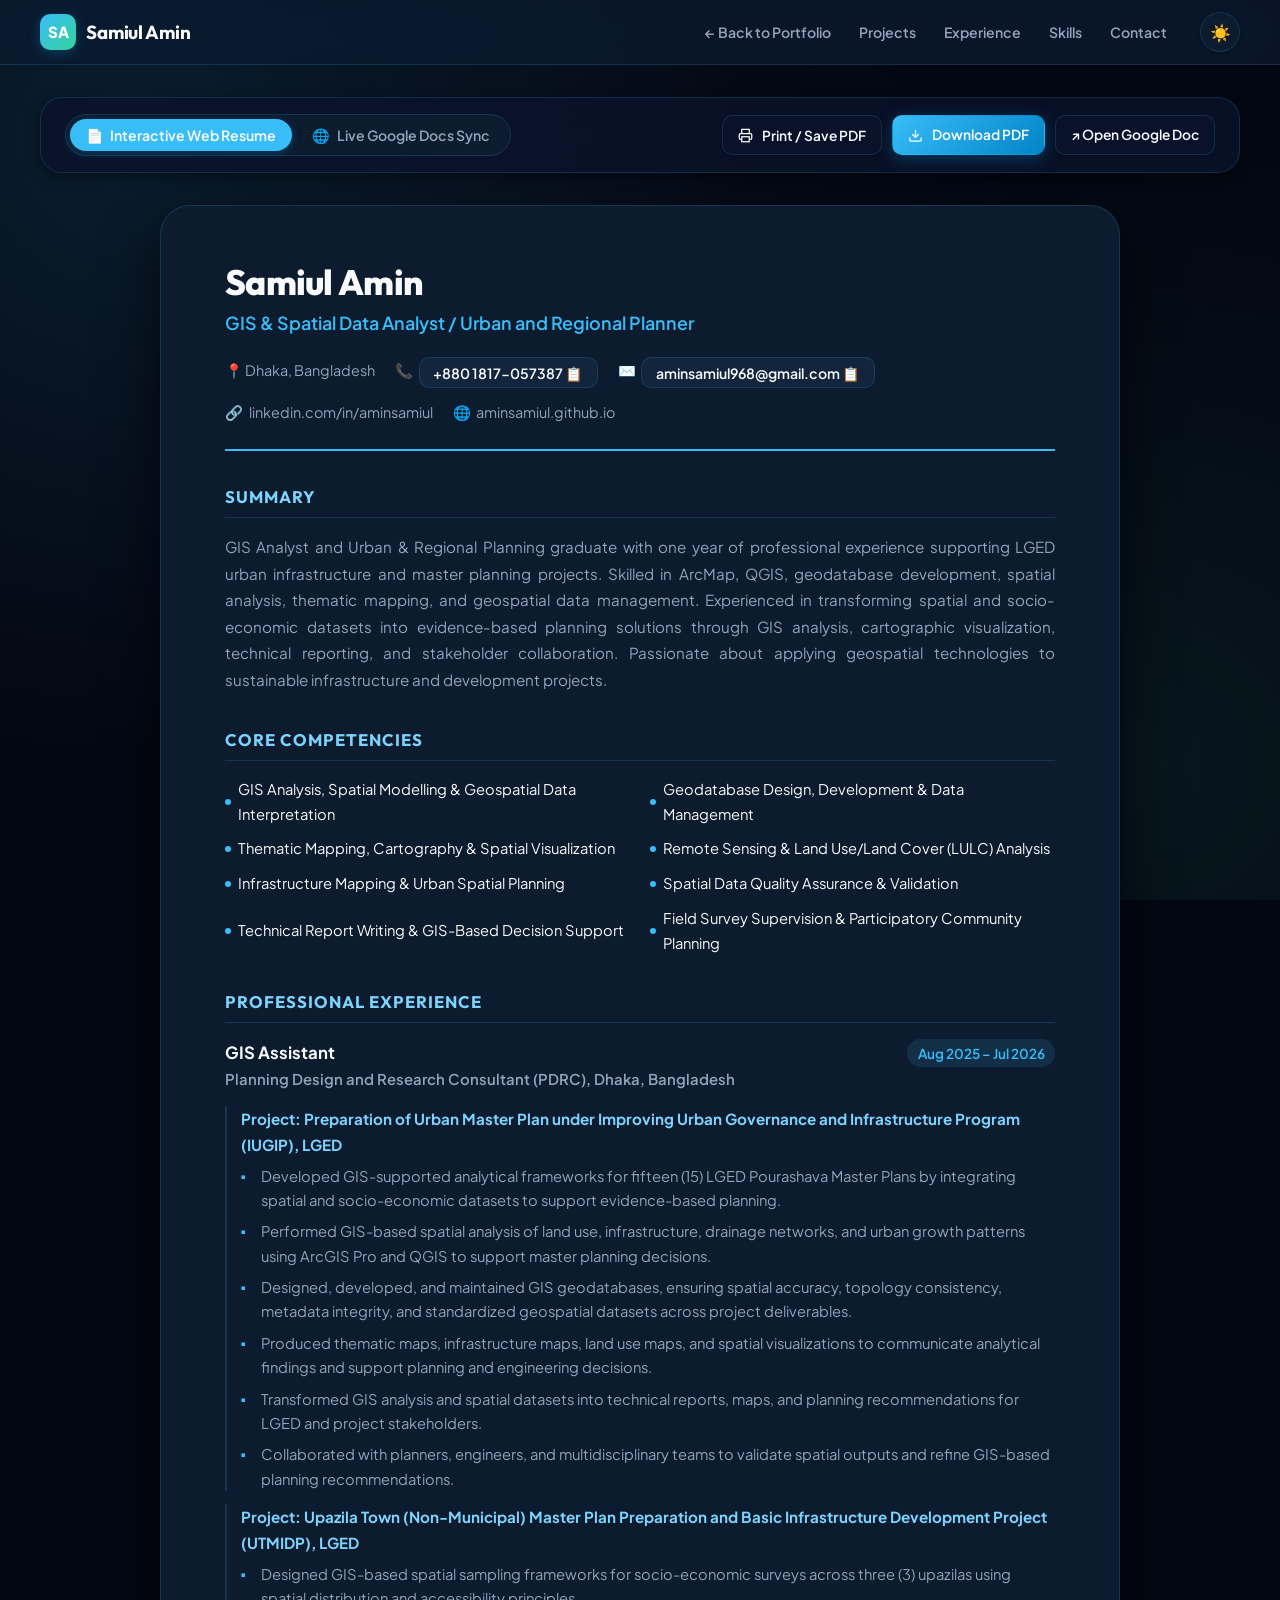
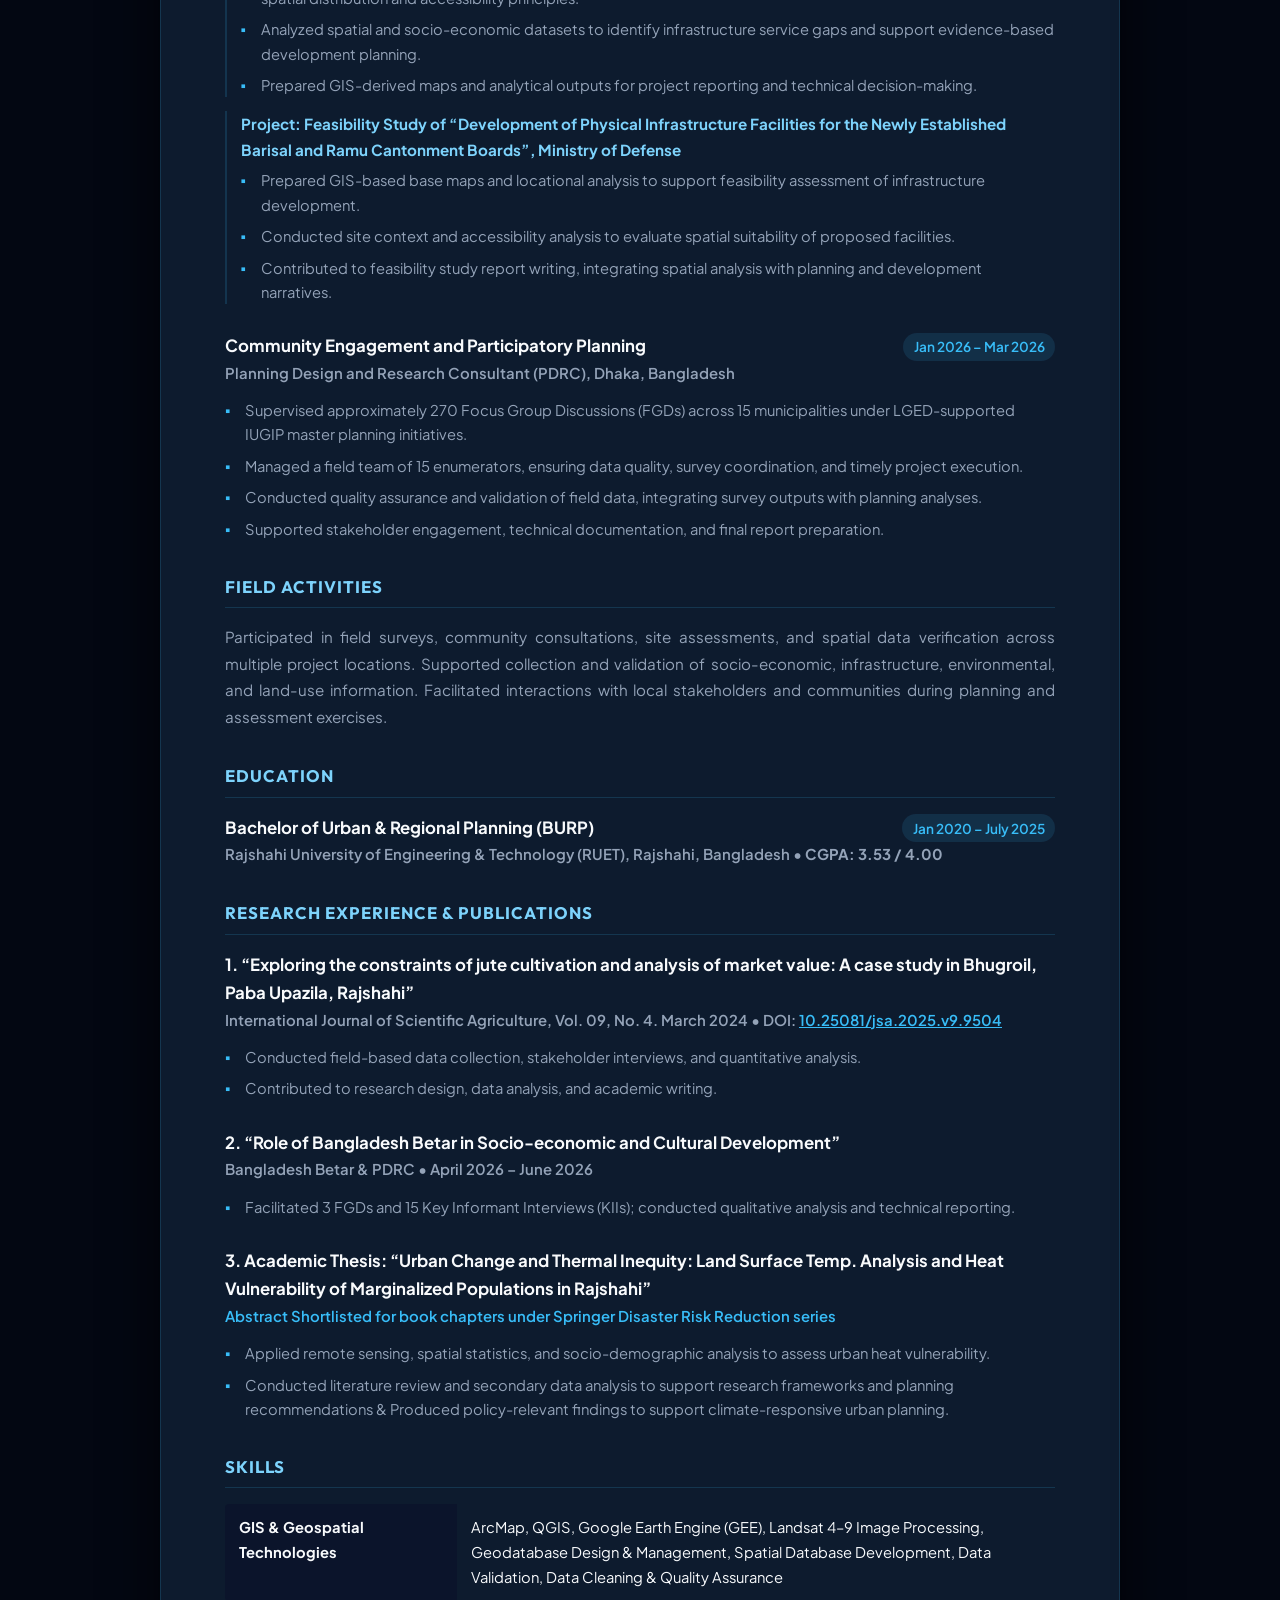
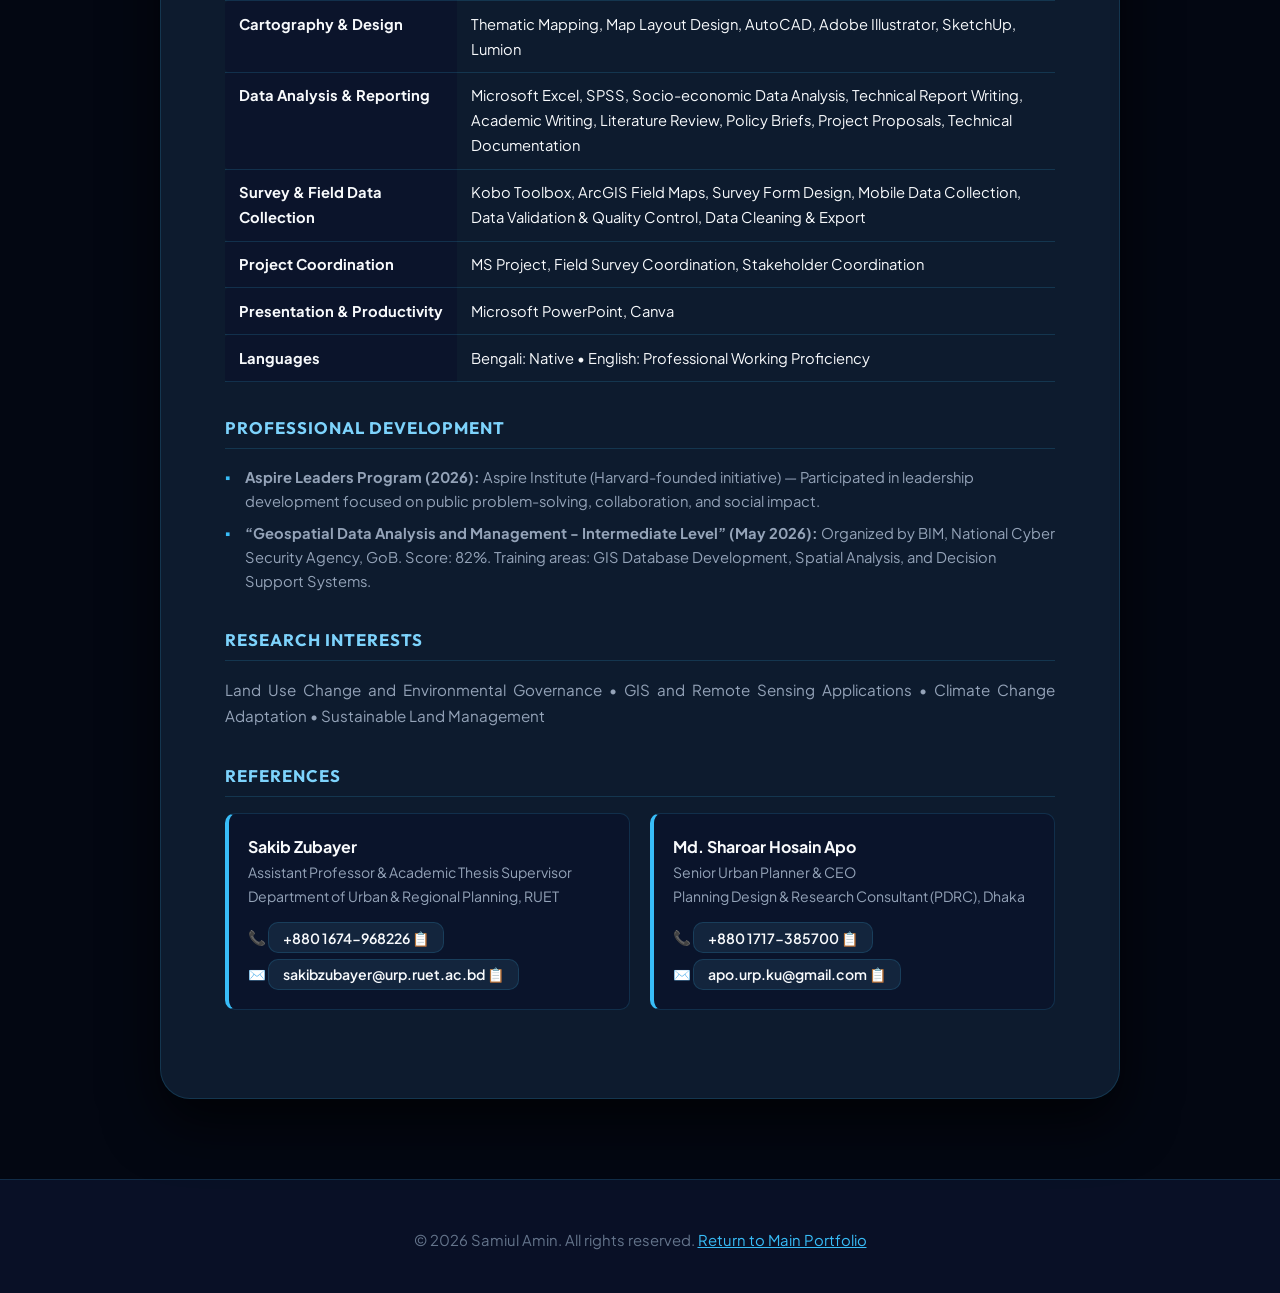
<file: cv/index.html>
<!DOCTYPE html>
<html lang="en">
<head>
  <meta charset="UTF-8" />
  <meta name="viewport" content="width=device-width, initial-scale=1.0" />
  <meta name="description" content="Official Curriculum Vitae of Samiul Amin — GIS & Spatial Data Analyst, Urban and Regional Planner." />
  <title>Curriculum Vitae | Samiul Amin (GIS Analyst & Urban Planner)</title>
  
  <!-- Fonts -->
  <link rel="preconnect" href="https://fonts.googleapis.com" />
  <link rel="preconnect" href="https://fonts.gstatic.com" crossorigin />
  <link href="https://fonts.googleapis.com/css2?family=Outfit:wght@400;500;600;700;800&family=Plus+Jakarta+Sans:ital,wght@0,400;0,500;0,600;0,700;1,400&display=swap" rel="stylesheet" />
  
  <link rel="stylesheet" href="../style.css" />
  <style>
    .cv-page-container {
      padding: 2rem 0 5rem;
      min-height: 100vh;
    }

    .cv-action-toolbar {
      display: flex;
      flex-wrap: wrap;
      align-items: center;
      justify-content: space-between;
      gap: 1rem;
      margin-bottom: 2rem;
      padding: 1rem 1.5rem;
      background: var(--surface);
      border: 1px solid var(--border);
      border-radius: var(--radius-lg);
      box-shadow: var(--shadow-sm);
      backdrop-filter: blur(16px);
      -webkit-backdrop-filter: blur(16px);
    }

    .cv-mode-selector {
      display: inline-flex;
      background: var(--surface-strong);
      padding: 4px;
      border-radius: 999px;
      border: 1px solid var(--border);
      gap: 4px;
    }

    .cv-mode-btn {
      border: none;
      background: transparent;
      padding: 0.45rem 1rem;
      font-size: 0.88rem;
      font-weight: 600;
      color: var(--text-muted);
      border-radius: 999px;
      cursor: pointer;
      transition: all 0.2s ease;
      display: inline-flex;
      align-items: center;
      gap: 0.4rem;
    }

    .cv-mode-btn.active {
      background: var(--primary);
      color: #ffffff;
      box-shadow: 0 2px 8px rgba(2, 132, 199, 0.35);
    }

    .cv-actions-group {
      display: flex;
      gap: 0.6rem;
      flex-wrap: wrap;
    }

    .cv-paper {
      background: var(--surface-strong);
      border: 1px solid var(--border);
      border-radius: var(--radius-xl);
      padding: 3.5rem 4rem;
      box-shadow: var(--shadow-lg);
      max-width: 960px;
      margin: 0 auto;
      transition: background 0.3s ease;
    }

    @media (max-width: 768px) {
      .cv-paper {
        padding: 2rem 1.5rem;
      }
    }

    .cv-header-row {
      border-bottom: 2px solid var(--primary);
      padding-bottom: 1.5rem;
      margin-bottom: 2rem;
    }

    .cv-name {
      font-size: 2.2rem;
      font-weight: 800;
      color: var(--text);
      letter-spacing: -0.02em;
      line-height: 1.15;
    }

    .cv-subline {
      font-size: 1.12rem;
      font-weight: 600;
      color: var(--primary);
      margin-top: 0.3rem;
    }

    .cv-contact-items {
      display: flex;
      flex-wrap: wrap;
      gap: 0.75rem 1.25rem;
      margin-top: 0.85rem;
      font-size: 0.9rem;
      color: var(--text-muted);
    }

    .cv-contact-items span {
      display: inline-flex;
      align-items: center;
      gap: 0.35rem;
    }

    .cv-block {
      margin-bottom: 2rem;
    }

    .cv-block-title {
      font-size: 1.05rem;
      font-weight: 700;
      text-transform: uppercase;
      letter-spacing: 0.06em;
      color: var(--primary-dark);
      border-bottom: 1px solid var(--border);
      padding-bottom: 0.35rem;
      margin-bottom: 1rem;
      display: flex;
      align-items: center;
      gap: 0.5rem;
    }

    body.theme-dark .cv-block-title {
      color: var(--primary-glow);
    }

    .cv-para {
      color: var(--text-muted);
      line-height: 1.75;
      font-size: 0.95rem;
      text-align: justify;
    }

    .cv-competency-list {
      display: grid;
      grid-template-columns: repeat(auto-fit, minmax(280px, 1fr));
      gap: 0.6rem 1.25rem;
    }

    .cv-comp-item {
      font-size: 0.92rem;
      color: var(--text);
      display: flex;
      align-items: center;
      gap: 0.45rem;
    }

    .cv-comp-item::before {
      content: "";
      width: 6px;
      height: 6px;
      border-radius: 50%;
      background: var(--primary);
      display: inline-block;
      flex-shrink: 0;
    }

    .cv-job-entry {
      margin-bottom: 1.75rem;
    }

    .cv-job-top {
      display: flex;
      justify-content: space-between;
      align-items: baseline;
      flex-wrap: wrap;
      gap: 0.5rem;
    }

    .cv-job-role {
      font-size: 1.05rem;
      font-weight: 700;
      color: var(--text);
    }

    .cv-job-date {
      font-size: 0.85rem;
      font-weight: 600;
      color: var(--primary);
      background: var(--primary-bg-light);
      padding: 0.15rem 0.65rem;
      border-radius: 999px;
    }

    .cv-job-org {
      font-size: 0.93rem;
      font-weight: 600;
      color: var(--text-muted);
      margin-bottom: 0.75rem;
    }

    .cv-project-sub {
      margin-top: 0.85rem;
      margin-bottom: 0.85rem;
      padding-left: 0.85rem;
      border-left: 2px solid var(--border);
    }

    .cv-project-sub-title {
      font-weight: 700;
      color: var(--primary-dark);
      font-size: 0.95rem;
      margin-bottom: 0.35rem;
    }

    body.theme-dark .cv-project-sub-title {
      color: var(--primary-glow);
    }

    .cv-list {
      list-style-type: none;
      padding-left: 0;
    }

    .cv-list li {
      position: relative;
      padding-left: 1.25rem;
      margin-bottom: 0.45rem;
      font-size: 0.92rem;
      color: var(--text-muted);
      line-height: 1.65;
    }

    .cv-list li::before {
      content: "▪";
      color: var(--primary);
      font-weight: bold;
      position: absolute;
      left: 0;
      top: 0;
    }

    .cv-table {
      width: 100%;
      border-collapse: collapse;
      font-size: 0.92rem;
      margin-top: 0.5rem;
    }

    .cv-table td {
      padding: 0.65rem 0.85rem;
      border-bottom: 1px solid var(--border);
      vertical-align: top;
    }

    .cv-table td:first-child {
      font-weight: 700;
      color: var(--text);
      width: 28%;
      background: var(--surface);
      border-radius: 4px 0 0 4px;
    }

    .cv-refs {
      display: grid;
      grid-template-columns: repeat(auto-fit, minmax(280px, 1fr));
      gap: 1.25rem;
      margin-top: 0.75rem;
    }

    .cv-ref-card {
      background: var(--surface);
      border: 1px solid var(--border);
      border-left: 4px solid var(--primary);
      padding: 1.2rem;
      border-radius: var(--radius-sm);
      font-size: 0.9rem;
    }

    .cv-ref-title {
      font-weight: 700;
      color: var(--text);
      font-size: 1rem;
    }

    .cv-ref-desc {
      color: var(--text-muted);
      font-size: 0.88rem;
      margin-bottom: 0.5rem;
    }

    .cv-sign-off {
      text-align: center;
      font-style: italic;
      font-size: 0.88rem;
      color: var(--text-muted);
      border-top: 1px dashed var(--border);
      padding-top: 1.5rem;
      margin-top: 2rem;
    }

    .cv-gdoc-frame-wrapper {
      display: none;
      width: 100%;
      height: 880px;
      border-radius: var(--radius-xl);
      border: 1px solid var(--border);
      background: var(--surface-strong);
      overflow: hidden;
      box-shadow: var(--shadow-lg);
    }

    .cv-gdoc-frame-wrapper.active {
      display: block;
    }

    .cv-gdoc-frame-wrapper iframe {
      width: 100%;
      height: 100%;
      border: 0;
    }

    @media print {
      body {
        background: #ffffff !important;
        color: #000000 !important;
      }
      .site-header, .site-footer, .cv-action-toolbar, .scroll-progress, .theme-toggle, .no-print, #toast-container {
        display: none !important;
      }
      .cv-page-container {
        padding: 0 !important;
      }
      .cv-paper {
        box-shadow: none !important;
        border: none !important;
        padding: 0 !important;
        max-width: 100% !important;
      }
      .cv-block-title {
        color: #0369a1 !important;
        border-color: #cbd5e1 !important;
      }
      .cv-block {
        page-break-inside: avoid;
      }
    }
  </style>
  <script defer src="../script.js"></script>
</head>
<body class="theme-dark">
  <div class="scroll-progress" id="scroll-progress" aria-hidden="true"></div>

  <header class="site-header no-print">
    <nav class="navbar container" aria-label="Primary navigation">
      <a class="logo" href="../">
        <span class="logo-mark">SA</span>
        <span class="logo-text">Samiul Amin</span>
      </a>
      <ul class="nav-links" id="nav-links">
        <li><a href="../#home">← Back to Portfolio</a></li>
        <li><a href="../#projects">Projects</a></li>
        <li><a href="../#experience">Experience</a></li>
        <li><a href="../#skills">Skills</a></li>
        <li><a href="../#contact">Contact</a></li>
      </ul>
      <div class="nav-controls">
        <button class="theme-toggle" id="theme-toggle" type="button" aria-label="Toggle color theme">🌙</button>
      </div>
    </nav>
  </header>

  <main class="cv-page-container">
    <div class="container">
      
      <!-- Top Action Toolbar -->
      <div class="cv-action-toolbar no-print">
        <div class="cv-mode-selector" role="tablist">
          <button class="cv-mode-btn active" id="btn-web-mode" type="button" onclick="switchResumeView('web')">
            <span>📄</span> Interactive Web Resume
          </button>
          <button class="cv-mode-btn" id="btn-gdoc-mode" type="button" onclick="switchResumeView('gdoc')">
            <span>🌐</span> Live Google Docs Sync
          </button>
        </div>

        <div class="cv-actions-group">
          <button class="btn btn-secondary btn-sm" onclick="window.print()" type="button" title="Print or save as PDF">
            <svg width="15" height="15" viewBox="0 0 24 24" fill="none" stroke="currentColor" stroke-width="2"><polyline points="6 9 6 2 18 2 18 9"></polyline><path d="M6 18H4a2 2 0 0 1-2-2v-5a2 2 0 0 1 2-2h16a2 2 0 0 1 2 2v5a2 2 0 0 1-2 2h-2"></path><rect x="6" y="14" width="12" height="8"></rect></svg>
            Print / Save PDF
          </button>
          <a class="btn btn-primary btn-sm" href="../Samiul_Amin_GIS_Urban_Planning_CV.pdf" download="Samiul_Amin_CV.pdf" title="Download Standard PDF">
            <svg width="15" height="15" viewBox="0 0 24 24" fill="none" stroke="currentColor" stroke-width="2"><path d="M21 15v4a2 2 0 0 1-2 2H5a2 2 0 0 1-2-2v-4"></path><polyline points="7 10 12 15 17 10"></polyline><line x1="12" y1="15" x2="12" y2="3"></line></svg>
            Download PDF
          </a>
          <a class="btn btn-secondary btn-sm" href="https://docs.google.com/document/d/133anLjHZHYtw2hYV_blJY9IR0KdH5CyFJXv4293qwug/edit" target="_blank" rel="noreferrer">
            ↗ Open Google Doc
          </a>
        </div>
      </div>

      <!-- Google Docs Live Preview Mode -->
      <div class="cv-gdoc-frame-wrapper" id="gdoc-mode-view">
        <iframe src="https://docs.google.com/document/d/133anLjHZHYtw2hYV_blJY9IR0KdH5CyFJXv4293qwug/preview" title="Live Google Docs Document Preview"></iframe>
      </div>

      <!-- Web Resume Mode -->
      <article class="cv-paper" id="web-mode-view">
        
        <!-- Header -->
        <header class="cv-header-row">
          <h1 class="cv-name">Samiul Amin</h1>
          <div class="cv-subline">GIS &amp; Spatial Data Analyst / Urban and Regional Planner</div>
          <div class="cv-contact-items">
            <span>📍 Dhaka, Bangladesh</span>
            <span>📞 <button class="copy-text-btn" onclick="copyContact('+8801817057387', 'Phone copied!')">+880 1817-057387 📋</button></span>
            <span>✉️ <button class="copy-text-btn" onclick="copyContact('aminsamiul968@gmail.com', 'Email copied!')">aminsamiul968@gmail.com 📋</button></span>
            <span>🔗 <a href="https://linkedin.com/in/aminsamiul" target="_blank" rel="noreferrer">linkedin.com/in/aminsamiul</a></span>
            <span>🌐 <a href="https://aminsamiul.github.io" target="_blank" rel="noreferrer">aminsamiul.github.io</a></span>
          </div>
        </header>

        <!-- Summary -->
        <section class="cv-block">
          <h2 class="cv-block-title">Summary</h2>
          <p class="cv-para">
            GIS Analyst and Urban &amp; Regional Planning graduate with one year of professional experience supporting LGED urban infrastructure and master planning projects. Skilled in ArcMap, QGIS, geodatabase development, spatial analysis, thematic mapping, and geospatial data management. Experienced in transforming spatial and socio-economic datasets into evidence-based planning solutions through GIS analysis, cartographic visualization, technical reporting, and stakeholder collaboration. Passionate about applying geospatial technologies to sustainable infrastructure and development projects.
          </p>
        </section>

        <!-- Core Competencies -->
        <section class="cv-block">
          <h2 class="cv-block-title">Core Competencies</h2>
          <div class="cv-competency-list">
            <div class="cv-comp-item">GIS Analysis, Spatial Modelling &amp; Geospatial Data Interpretation</div>
            <div class="cv-comp-item">Geodatabase Design, Development &amp; Data Management</div>
            <div class="cv-comp-item">Thematic Mapping, Cartography &amp; Spatial Visualization</div>
            <div class="cv-comp-item">Remote Sensing &amp; Land Use/Land Cover (LULC) Analysis</div>
            <div class="cv-comp-item">Infrastructure Mapping &amp; Urban Spatial Planning</div>
            <div class="cv-comp-item">Spatial Data Quality Assurance &amp; Validation</div>
            <div class="cv-comp-item">Technical Report Writing &amp; GIS-Based Decision Support</div>
            <div class="cv-comp-item">Field Survey Supervision &amp; Participatory Community Planning</div>
          </div>
        </section>

        <!-- Professional Experience -->
        <section class="cv-block">
          <h2 class="cv-block-title">Professional Experience</h2>
          
          <div class="cv-job-entry">
            <div class="cv-job-top">
              <div class="cv-job-role">GIS Assistant</div>
              <div class="cv-job-date">Aug 2025 – Jul 2026</div>
            </div>
            <div class="cv-job-org">Planning Design and Research Consultant (PDRC), Dhaka, Bangladesh</div>
            
            <div class="cv-project-sub">
              <div class="cv-project-sub-title">Project: Preparation of Urban Master Plan under Improving Urban Governance and Infrastructure Program (IUGIP), LGED</div>
              <ul class="cv-list">
                <li>Developed GIS-supported analytical frameworks for fifteen (15) LGED Pourashava Master Plans by integrating spatial and socio-economic datasets to support evidence-based planning.</li>
                <li>Performed GIS-based spatial analysis of land use, infrastructure, drainage networks, and urban growth patterns using ArcGIS Pro and QGIS to support master planning decisions.</li>
                <li>Designed, developed, and maintained GIS geodatabases, ensuring spatial accuracy, topology consistency, metadata integrity, and standardized geospatial datasets across project deliverables.</li>
                <li>Produced thematic maps, infrastructure maps, land use maps, and spatial visualizations to communicate analytical findings and support planning and engineering decisions.</li>
                <li>Transformed GIS analysis and spatial datasets into technical reports, maps, and planning recommendations for LGED and project stakeholders.</li>
                <li>Collaborated with planners, engineers, and multidisciplinary teams to validate spatial outputs and refine GIS-based planning recommendations.</li>
              </ul>
            </div>

            <div class="cv-project-sub">
              <div class="cv-project-sub-title">Project: Upazila Town (Non-Municipal) Master Plan Preparation and Basic Infrastructure Development Project (UTMIDP), LGED</div>
              <ul class="cv-list">
                <li>Designed GIS-based spatial sampling frameworks for socio-economic surveys across three (3) upazilas using spatial distribution and accessibility principles.</li>
                <li>Analyzed spatial and socio-economic datasets to identify infrastructure service gaps and support evidence-based development planning.</li>
                <li>Prepared GIS-derived maps and analytical outputs for project reporting and technical decision-making.</li>
              </ul>
            </div>

            <div class="cv-project-sub">
              <div class="cv-project-sub-title">Project: Feasibility Study of “Development of Physical Infrastructure Facilities for the Newly Established Barisal and Ramu Cantonment Boards”, Ministry of Defense</div>
              <ul class="cv-list">
                <li>Prepared GIS-based base maps and locational analysis to support feasibility assessment of infrastructure development.</li>
                <li>Conducted site context and accessibility analysis to evaluate spatial suitability of proposed facilities.</li>
                <li>Contributed to feasibility study report writing, integrating spatial analysis with planning and development narratives.</li>
              </ul>
            </div>
          </div>

          <div class="cv-job-entry">
            <div class="cv-job-top">
              <div class="cv-job-role">Community Engagement and Participatory Planning</div>
              <div class="cv-job-date">Jan 2026 – Mar 2026</div>
            </div>
            <div class="cv-job-org">Planning Design and Research Consultant (PDRC), Dhaka, Bangladesh</div>
            <ul class="cv-list">
              <li>Supervised approximately 270 Focus Group Discussions (FGDs) across 15 municipalities under LGED-supported IUGIP master planning initiatives.</li>
              <li>Managed a field team of 15 enumerators, ensuring data quality, survey coordination, and timely project execution.</li>
              <li>Conducted quality assurance and validation of field data, integrating survey outputs with planning analyses.</li>
              <li>Supported stakeholder engagement, technical documentation, and final report preparation.</li>
            </ul>
          </div>
        </section>

        <!-- Field Activities -->
        <section class="cv-block">
          <h2 class="cv-block-title">Field Activities</h2>
          <p class="cv-para">
            Participated in field surveys, community consultations, site assessments, and spatial data verification across multiple project locations. Supported collection and validation of socio-economic, infrastructure, environmental, and land-use information. Facilitated interactions with local stakeholders and communities during planning and assessment exercises.
          </p>
        </section>

        <!-- Education -->
        <section class="cv-block">
          <h2 class="cv-block-title">Education</h2>
          <div class="cv-job-entry">
            <div class="cv-job-top">
              <div class="cv-job-role">Bachelor of Urban &amp; Regional Planning (BURP)</div>
              <div class="cv-job-date">Jan 2020 – July 2025</div>
            </div>
            <div class="cv-job-org">Rajshahi University of Engineering &amp; Technology (RUET), Rajshahi, Bangladesh &bull; <strong>CGPA: 3.53 / 4.00</strong></div>
          </div>
        </section>

        <!-- Research Experience & Publications -->
        <section class="cv-block">
          <h2 class="cv-block-title">Research Experience &amp; Publications</h2>
          
          <div class="cv-job-entry">
            <div class="cv-job-role">1. “Exploring the constraints of jute cultivation and analysis of market value: A case study in Bhugroil, Paba Upazila, Rajshahi”</div>
            <div class="cv-job-org">
              International Journal of Scientific Agriculture, Vol. 09, No. 4. March 2024 &bull; 
              DOI: <a href="https://doi.org/10.25081/jsa.2025.v9.9504" target="_blank" rel="noreferrer" style="color: var(--primary); text-decoration: underline;">10.25081/jsa.2025.v9.9504</a>
            </div>
            <ul class="cv-list">
              <li>Conducted field-based data collection, stakeholder interviews, and quantitative analysis.</li>
              <li>Contributed to research design, data analysis, and academic writing.</li>
            </ul>
          </div>

          <div class="cv-job-entry">
            <div class="cv-job-role">2. “Role of Bangladesh Betar in Socio-economic and Cultural Development”</div>
            <div class="cv-job-org">Bangladesh Betar &amp; PDRC &bull; April 2026 – June 2026</div>
            <ul class="cv-list">
              <li>Facilitated 3 FGDs and 15 Key Informant Interviews (KIIs); conducted qualitative analysis and technical reporting.</li>
            </ul>
          </div>

          <div class="cv-job-entry">
            <div class="cv-job-role">3. Academic Thesis: “Urban Change and Thermal Inequity: Land Surface Temp. Analysis and Heat Vulnerability of Marginalized Populations in Rajshahi”</div>
            <div class="cv-job-org" style="color: var(--primary); font-weight: 600;">Abstract Shortlisted for book chapters under Springer Disaster Risk Reduction series</div>
            <ul class="cv-list">
              <li>Applied remote sensing, spatial statistics, and socio-demographic analysis to assess urban heat vulnerability.</li>
              <li>Conducted literature review and secondary data analysis to support research frameworks and planning recommendations &amp; Produced policy-relevant findings to support climate-responsive urban planning.</li>
            </ul>
          </div>
        </section>

        <!-- Technical Skills -->
        <section class="cv-block">
          <h2 class="cv-block-title">Skills</h2>
          <table class="cv-table">
            <tbody>
              <tr>
                <td>GIS &amp; Geospatial Technologies</td>
                <td>ArcMap, QGIS, Google Earth Engine (GEE), Landsat 4–9 Image Processing, Geodatabase Design &amp; Management, Spatial Database Development, Data Validation, Data Cleaning &amp; Quality Assurance</td>
              </tr>
              <tr>
                <td>Cartography &amp; Design</td>
                <td>Thematic Mapping, Map Layout Design, AutoCAD, Adobe Illustrator, SketchUp, Lumion</td>
              </tr>
              <tr>
                <td>Data Analysis &amp; Reporting</td>
                <td>Microsoft Excel, SPSS, Socio-economic Data Analysis, Technical Report Writing, Academic Writing, Literature Review, Policy Briefs, Project Proposals, Technical Documentation</td>
              </tr>
              <tr>
                <td>Survey &amp; Field Data Collection</td>
                <td>Kobo Toolbox, ArcGIS Field Maps, Survey Form Design, Mobile Data Collection, Data Validation &amp; Quality Control, Data Cleaning &amp; Export</td>
              </tr>
              <tr>
                <td>Project Coordination</td>
                <td>MS Project, Field Survey Coordination, Stakeholder Coordination</td>
              </tr>
              <tr>
                <td>Presentation &amp; Productivity</td>
                <td>Microsoft PowerPoint, Canva</td>
              </tr>
              <tr>
                <td>Languages</td>
                <td>Bengali: Native &bull; English: Professional Working Proficiency</td>
              </tr>
            </tbody>
          </table>
        </section>

        <!-- Professional Development -->
        <section class="cv-block">
          <h2 class="cv-block-title">Professional Development</h2>
          <ul class="cv-list">
            <li><strong>Aspire Leaders Program (2026):</strong> Aspire Institute (Harvard-founded initiative) &mdash; Participated in leadership development focused on public problem-solving, collaboration, and social impact.</li>
            <li><strong>“Geospatial Data Analysis and Management - Intermediate Level” (May 2026):</strong> Organized by BIM, National Cyber Security Agency, GoB. Score: 82%. Training areas: GIS Database Development, Spatial Analysis, and Decision Support Systems.</li>
          </ul>
        </section>

        <!-- Research Interests -->
        <section class="cv-block">
          <h2 class="cv-block-title">Research Interests</h2>
          <p class="cv-para">
            Land Use Change and Environmental Governance &bull; GIS and Remote Sensing Applications &bull; Climate Change Adaptation &bull; Sustainable Land Management
          </p>
        </section>

        <!-- References -->
        <section class="cv-block">
          <h2 class="cv-block-title">References</h2>
          <div class="cv-refs">
            <div class="cv-ref-card">
              <div class="cv-ref-title">Sakib Zubayer</div>
              <div class="cv-ref-desc">Assistant Professor &amp; Academic Thesis Supervisor<br />Department of Urban &amp; Regional Planning, RUET</div>
              <div>📞 <button class="copy-text-btn" onclick="copyContact('+8801674968226', 'Phone copied!')">+880 1674-968226 📋</button></div>
              <div>✉️ <button class="copy-text-btn" onclick="copyContact('sakibzubayer@urp.ruet.ac.bd', 'Email copied!')">sakibzubayer@urp.ruet.ac.bd 📋</button></div>
            </div>
            
            <div class="cv-ref-card">
              <div class="cv-ref-title">Md. Sharoar Hosain Apo</div>
              <div class="cv-ref-desc">Senior Urban Planner &amp; CEO<br />Planning Design &amp; Research Consultant (PDRC), Dhaka</div>
              <div>📞 <button class="copy-text-btn" onclick="copyContact('+8801717385700', 'Phone copied!')">+880 1717-385700 📋</button></div>
              <div>✉️ <button class="copy-text-btn" onclick="copyContact('apo.urp.ku@gmail.com', 'Email copied!')">apo.urp.ku@gmail.com 📋</button></div>
            </div>
          </div>
        </section>

      </article>

    </div>
  </main>

  <div id="toast-container" class="toast-container" aria-live="polite"></div>

  <footer class="site-footer no-print">
    <div class="container">
      <p>© <span id="year"></span> Samiul Amin. All rights reserved. <a href="../" style="color: var(--primary); text-decoration: underline;">Return to Main Portfolio</a></p>
    </div>
  </footer>

  <script>
    function switchResumeView(mode) {
      const webView = document.getElementById('web-mode-view');
      const gdocView = document.getElementById('gdoc-mode-view');
      const btnWeb = document.getElementById('btn-web-mode');
      const btnGdoc = document.getElementById('btn-gdoc-mode');

      if (mode === 'gdoc') {
        webView.style.display = 'none';
        gdocView.classList.add('active');
        btnWeb.classList.remove('active');
        btnGdoc.classList.add('active');
      } else {
        webView.style.display = 'block';
        gdocView.classList.remove('active');
        btnWeb.classList.add('active');
        btnGdoc.classList.remove('active');
      }
    }
  </script>
</body>
</html>
</file>
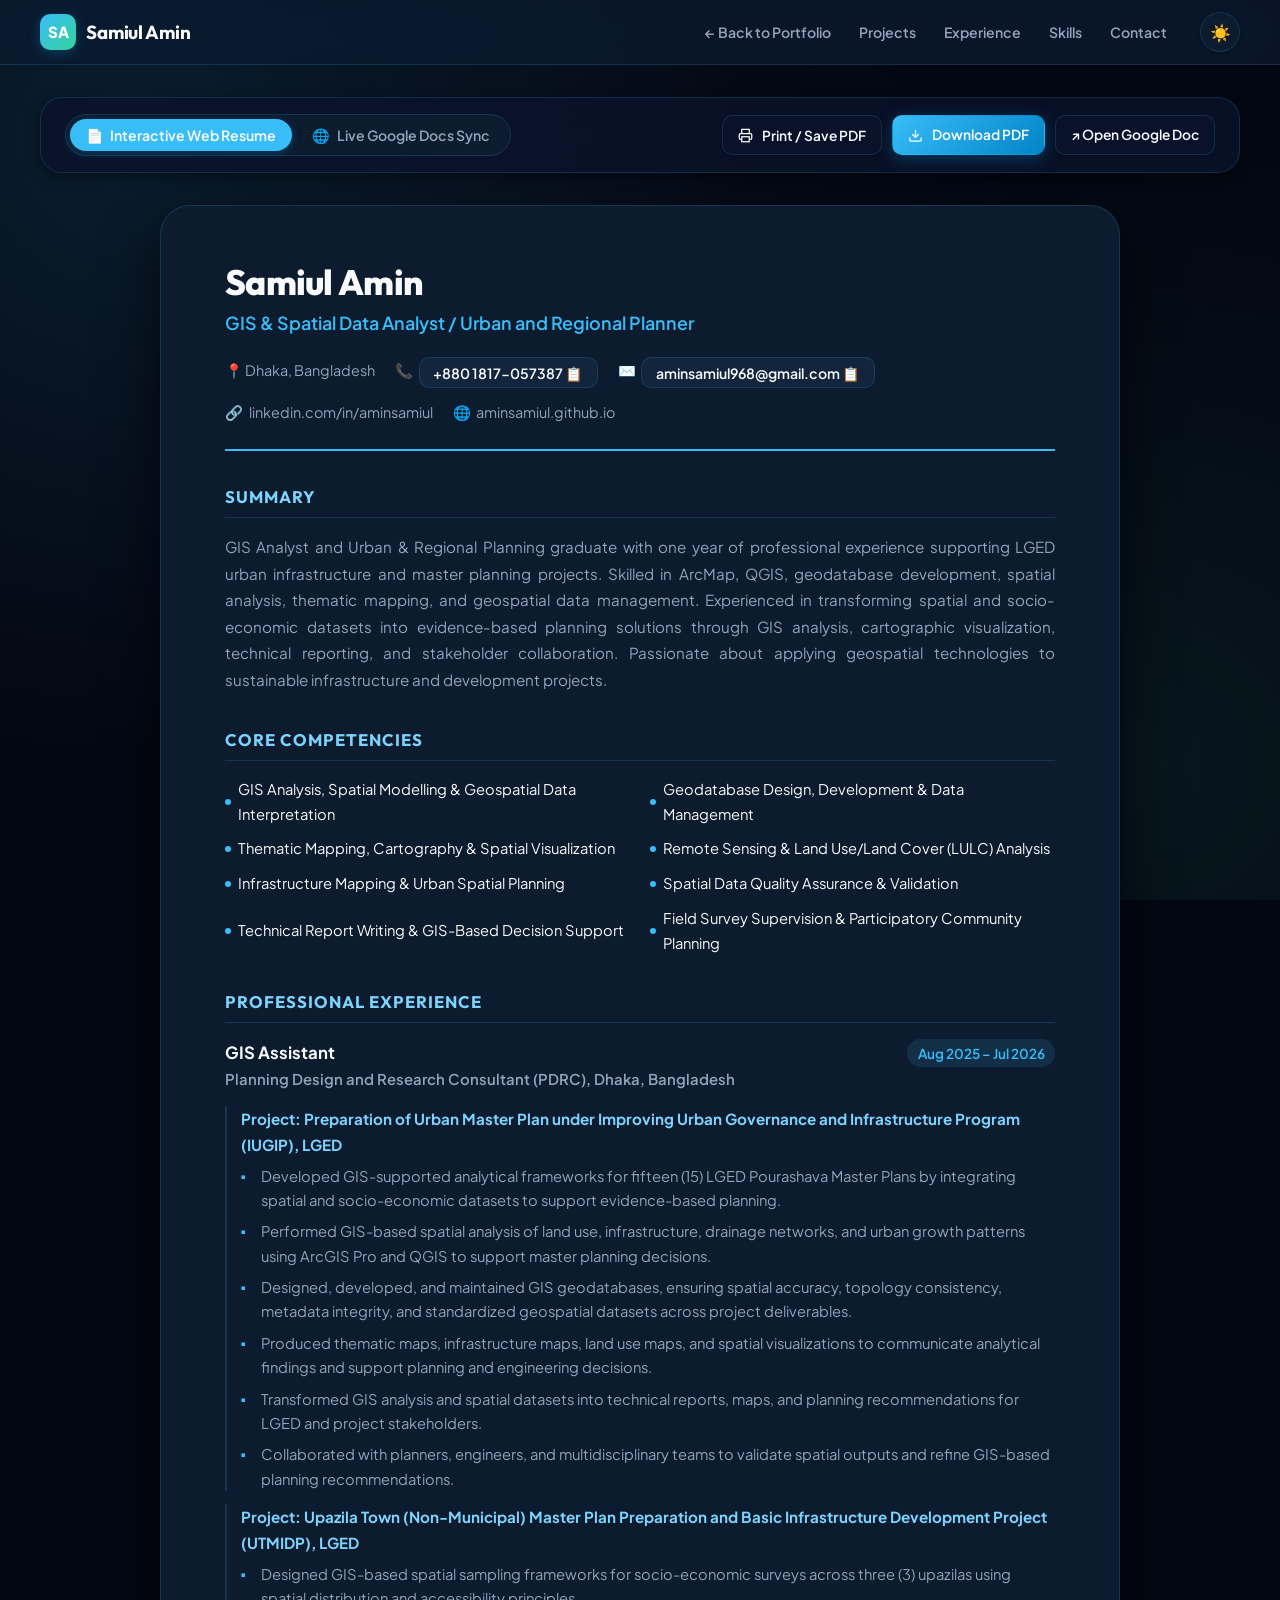
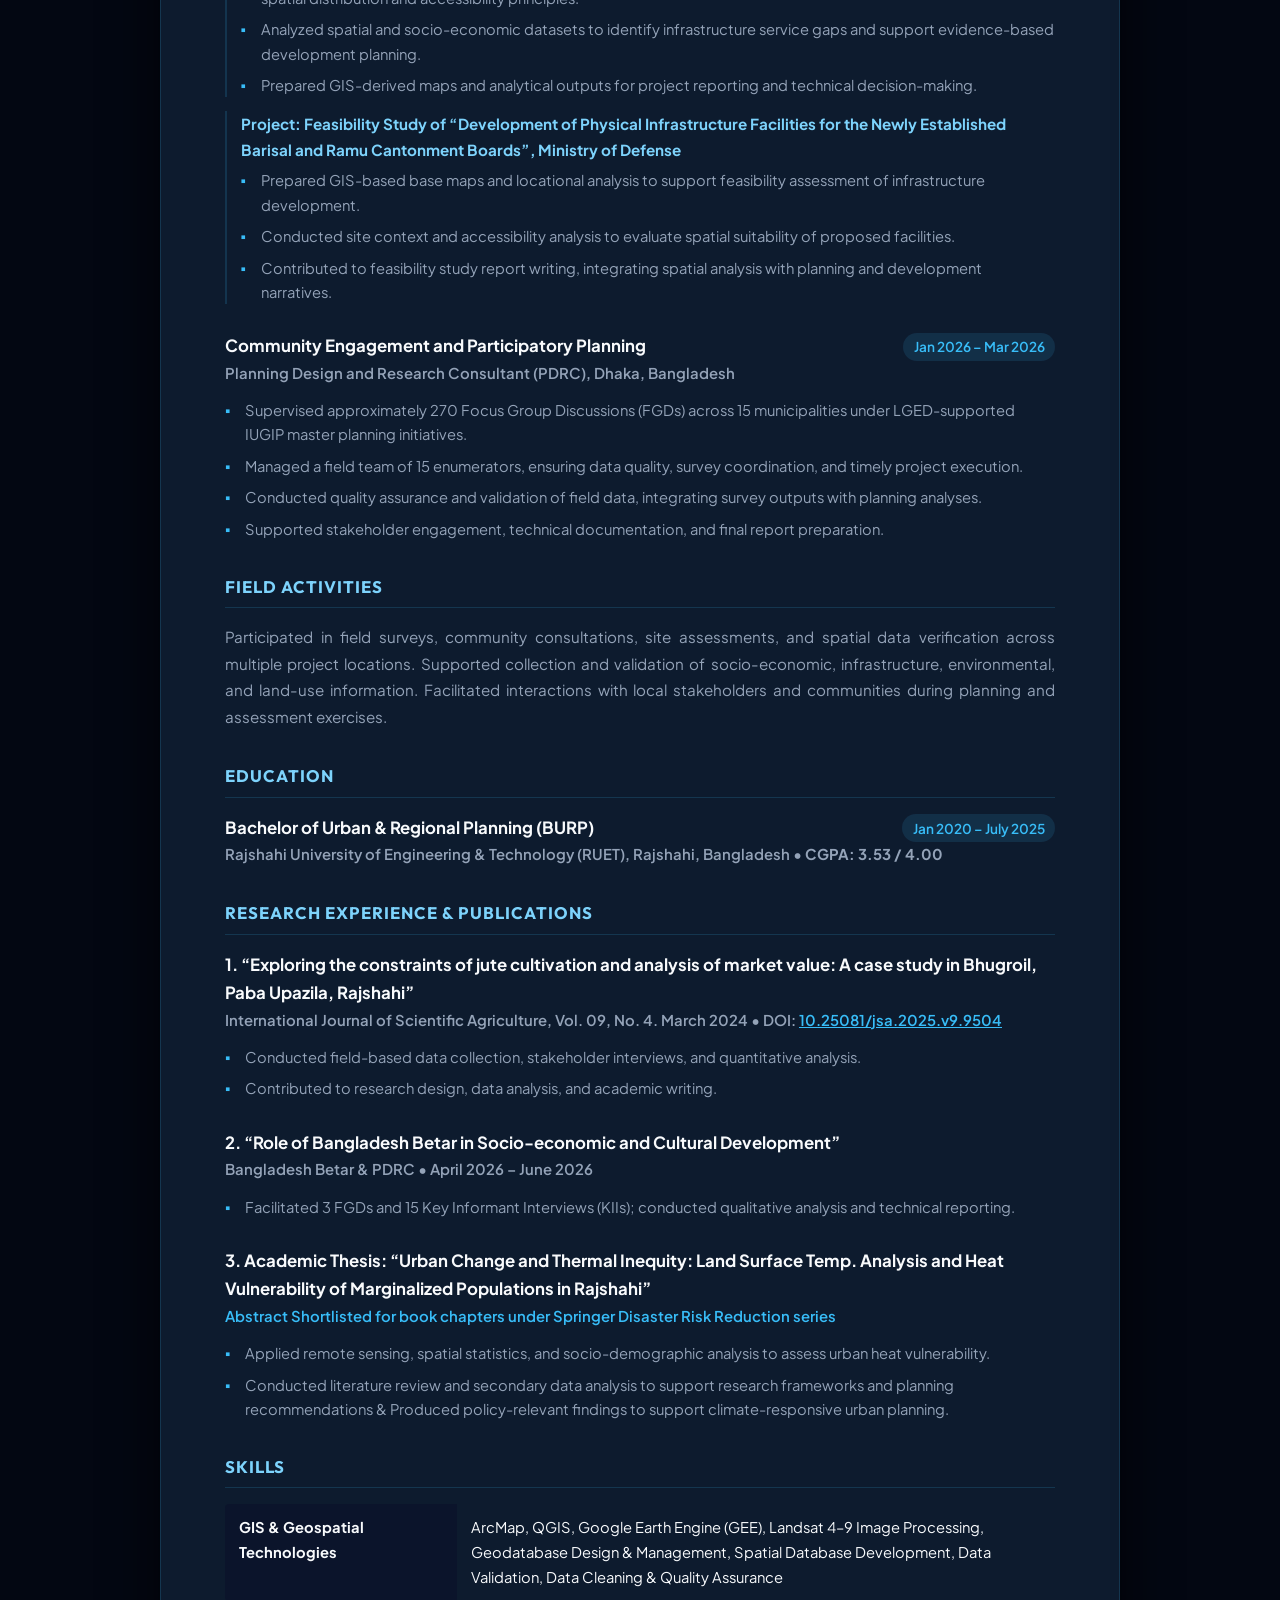
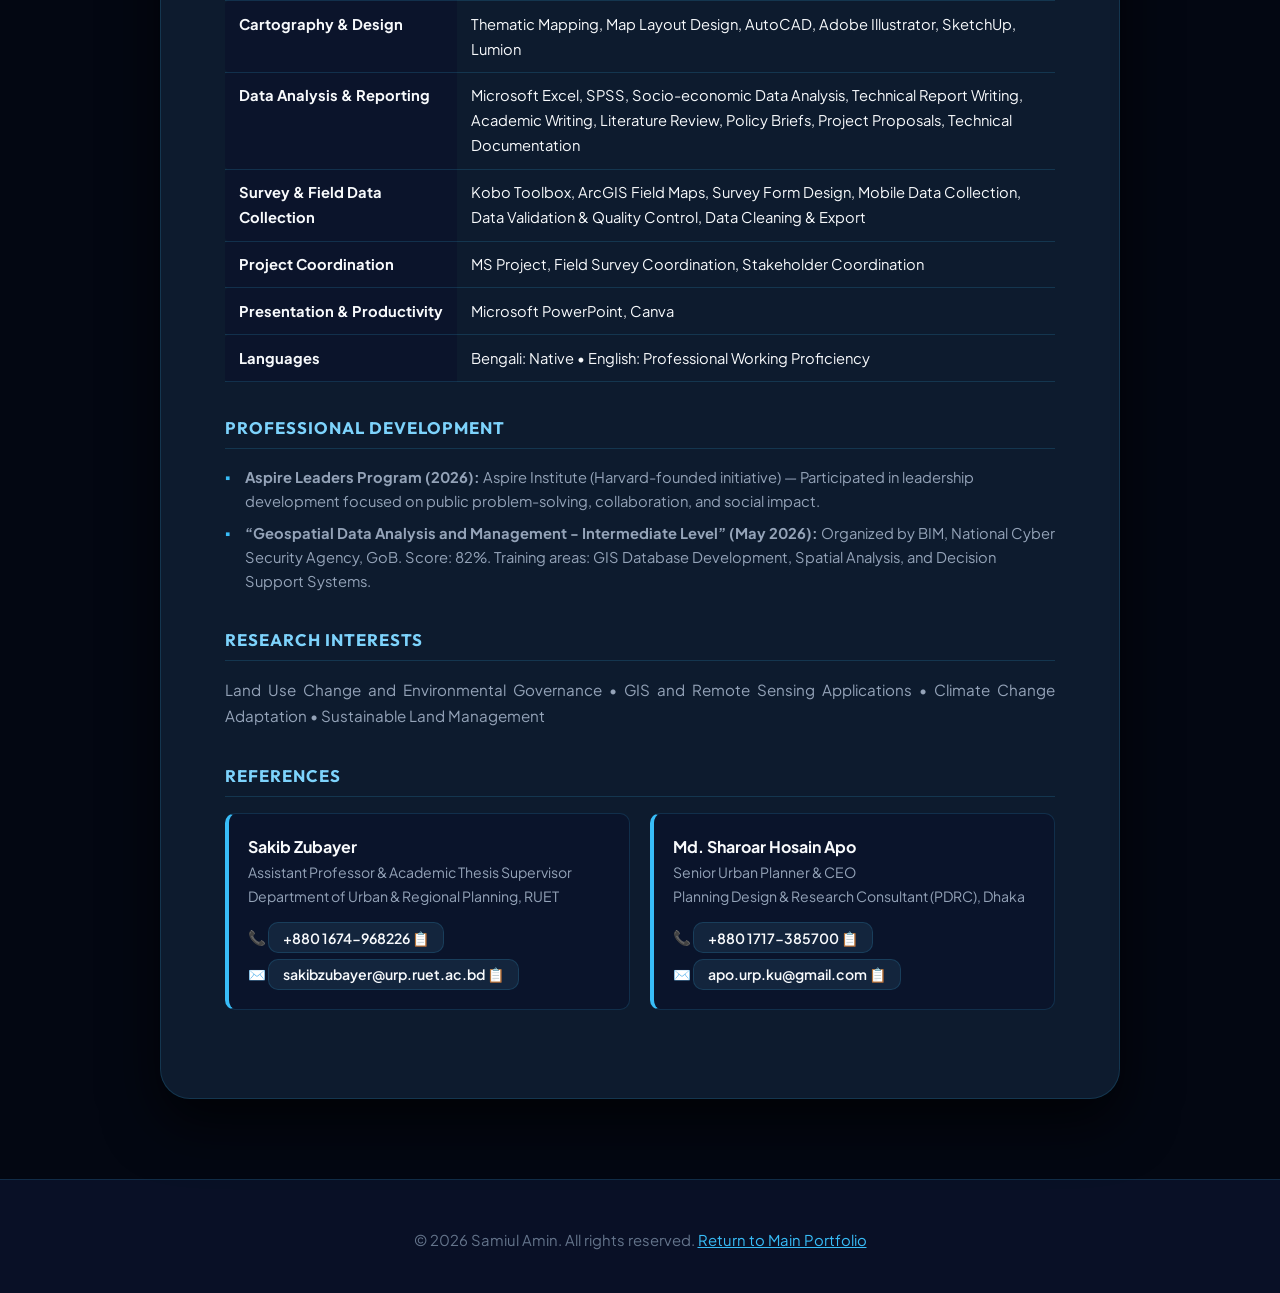
<file: cv.html>
<!DOCTYPE html>
<html lang="en">
<head>
  <meta charset="UTF-8" />
  <meta name="viewport" content="width=device-width, initial-scale=1.0" />
  <meta name="description" content="Official Curriculum Vitae of Samiul Amin — GIS & Spatial Data Analyst, Urban and Regional Planner." />
  <title>Curriculum Vitae | Samiul Amin (GIS Analyst & Urban Planner)</title>
  
  <!-- Fonts -->
  <link rel="preconnect" href="https://fonts.googleapis.com" />
  <link rel="preconnect" href="https://fonts.gstatic.com" crossorigin />
  <link href="https://fonts.googleapis.com/css2?family=Outfit:wght@400;500;600;700;800&family=Plus+Jakarta+Sans:ital,wght@0,400;0,500;0,600;0,700;1,400&display=swap" rel="stylesheet" />
  
  <link rel="stylesheet" href="style.css" />
  <style>
    .cv-page-container {
      padding: 2rem 0 5rem;
      min-height: 100vh;
    }

    .cv-action-toolbar {
      display: flex;
      flex-wrap: wrap;
      align-items: center;
      justify-content: space-between;
      gap: 1rem;
      margin-bottom: 2rem;
      padding: 1rem 1.5rem;
      background: var(--surface);
      border: 1px solid var(--border);
      border-radius: var(--radius-lg);
      box-shadow: var(--shadow-sm);
      backdrop-filter: blur(16px);
      -webkit-backdrop-filter: blur(16px);
    }

    .cv-mode-selector {
      display: inline-flex;
      background: var(--surface-strong);
      padding: 4px;
      border-radius: 999px;
      border: 1px solid var(--border);
      gap: 4px;
    }

    .cv-mode-btn {
      border: none;
      background: transparent;
      padding: 0.45rem 1rem;
      font-size: 0.88rem;
      font-weight: 600;
      color: var(--text-muted);
      border-radius: 999px;
      cursor: pointer;
      transition: all 0.2s ease;
      display: inline-flex;
      align-items: center;
      gap: 0.4rem;
    }

    .cv-mode-btn.active {
      background: var(--primary);
      color: #ffffff;
      box-shadow: 0 2px 8px rgba(2, 132, 199, 0.35);
    }

    .cv-actions-group {
      display: flex;
      gap: 0.6rem;
      flex-wrap: wrap;
    }

    .cv-paper {
      background: var(--surface-strong);
      border: 1px solid var(--border);
      border-radius: var(--radius-xl);
      padding: 3.5rem 4rem;
      box-shadow: var(--shadow-lg);
      max-width: 960px;
      margin: 0 auto;
      transition: background 0.3s ease;
    }

    @media (max-width: 768px) {
      .cv-paper {
        padding: 2rem 1.5rem;
      }
    }

    .cv-header-row {
      border-bottom: 2px solid var(--primary);
      padding-bottom: 1.5rem;
      margin-bottom: 2rem;
    }

    .cv-name {
      font-size: 2.2rem;
      font-weight: 800;
      color: var(--text);
      letter-spacing: -0.02em;
      line-height: 1.15;
    }

    .cv-subline {
      font-size: 1.12rem;
      font-weight: 600;
      color: var(--primary);
      margin-top: 0.3rem;
    }

    .cv-contact-items {
      display: flex;
      flex-wrap: wrap;
      gap: 0.75rem 1.25rem;
      margin-top: 0.85rem;
      font-size: 0.9rem;
      color: var(--text-muted);
    }

    .cv-contact-items span {
      display: inline-flex;
      align-items: center;
      gap: 0.35rem;
    }

    .cv-block {
      margin-bottom: 2rem;
    }

    .cv-block-title {
      font-size: 1.05rem;
      font-weight: 700;
      text-transform: uppercase;
      letter-spacing: 0.06em;
      color: var(--primary-dark);
      border-bottom: 1px solid var(--border);
      padding-bottom: 0.35rem;
      margin-bottom: 1rem;
      display: flex;
      align-items: center;
      gap: 0.5rem;
    }

    body.theme-dark .cv-block-title {
      color: var(--primary-glow);
    }

    .cv-para {
      color: var(--text-muted);
      line-height: 1.75;
      font-size: 0.95rem;
      text-align: justify;
    }

    .cv-competency-list {
      display: grid;
      grid-template-columns: repeat(auto-fit, minmax(280px, 1fr));
      gap: 0.6rem 1.25rem;
    }

    .cv-comp-item {
      font-size: 0.92rem;
      color: var(--text);
      display: flex;
      align-items: center;
      gap: 0.45rem;
    }

    .cv-comp-item::before {
      content: "";
      width: 6px;
      height: 6px;
      border-radius: 50%;
      background: var(--primary);
      display: inline-block;
      flex-shrink: 0;
    }

    .cv-job-entry {
      margin-bottom: 1.75rem;
    }

    .cv-job-top {
      display: flex;
      justify-content: space-between;
      align-items: baseline;
      flex-wrap: wrap;
      gap: 0.5rem;
    }

    .cv-job-role {
      font-size: 1.05rem;
      font-weight: 700;
      color: var(--text);
    }

    .cv-job-date {
      font-size: 0.85rem;
      font-weight: 600;
      color: var(--primary);
      background: var(--primary-bg-light);
      padding: 0.15rem 0.65rem;
      border-radius: 999px;
    }

    .cv-job-org {
      font-size: 0.93rem;
      font-weight: 600;
      color: var(--text-muted);
      margin-bottom: 0.75rem;
    }

    .cv-project-sub {
      margin-top: 0.85rem;
      margin-bottom: 0.85rem;
      padding-left: 0.85rem;
      border-left: 2px solid var(--border);
    }

    .cv-project-sub-title {
      font-weight: 700;
      color: var(--primary-dark);
      font-size: 0.95rem;
      margin-bottom: 0.35rem;
    }

    body.theme-dark .cv-project-sub-title {
      color: var(--primary-glow);
    }

    .cv-list {
      list-style-type: none;
      padding-left: 0;
    }

    .cv-list li {
      position: relative;
      padding-left: 1.25rem;
      margin-bottom: 0.45rem;
      font-size: 0.92rem;
      color: var(--text-muted);
      line-height: 1.65;
    }

    .cv-list li::before {
      content: "▪";
      color: var(--primary);
      font-weight: bold;
      position: absolute;
      left: 0;
      top: 0;
    }

    .cv-table {
      width: 100%;
      border-collapse: collapse;
      font-size: 0.92rem;
      margin-top: 0.5rem;
    }

    .cv-table td {
      padding: 0.65rem 0.85rem;
      border-bottom: 1px solid var(--border);
      vertical-align: top;
    }

    .cv-table td:first-child {
      font-weight: 700;
      color: var(--text);
      width: 28%;
      background: var(--surface);
      border-radius: 4px 0 0 4px;
    }

    .cv-refs {
      display: grid;
      grid-template-columns: repeat(auto-fit, minmax(280px, 1fr));
      gap: 1.25rem;
      margin-top: 0.75rem;
    }

    .cv-ref-card {
      background: var(--surface);
      border: 1px solid var(--border);
      border-left: 4px solid var(--primary);
      padding: 1.2rem;
      border-radius: var(--radius-sm);
      font-size: 0.9rem;
    }

    .cv-ref-title {
      font-weight: 700;
      color: var(--text);
      font-size: 1rem;
    }

    .cv-ref-desc {
      color: var(--text-muted);
      font-size: 0.88rem;
      margin-bottom: 0.5rem;
    }

    .cv-sign-off {
      text-align: center;
      font-style: italic;
      font-size: 0.88rem;
      color: var(--text-muted);
      border-top: 1px dashed var(--border);
      padding-top: 1.5rem;
      margin-top: 2rem;
    }

    .cv-gdoc-frame-wrapper {
      display: none;
      width: 100%;
      height: 880px;
      border-radius: var(--radius-xl);
      border: 1px solid var(--border);
      background: var(--surface-strong);
      overflow: hidden;
      box-shadow: var(--shadow-lg);
    }

    .cv-gdoc-frame-wrapper.active {
      display: block;
    }

    .cv-gdoc-frame-wrapper iframe {
      width: 100%;
      height: 100%;
      border: 0;
    }

    @media print {
      body {
        background: #ffffff !important;
        color: #000000 !important;
      }
      .site-header, .site-footer, .cv-action-toolbar, .scroll-progress, .theme-toggle, .no-print, #toast-container {
        display: none !important;
      }
      .cv-page-container {
        padding: 0 !important;
      }
      .cv-paper {
        box-shadow: none !important;
        border: none !important;
        padding: 0 !important;
        max-width: 100% !important;
      }
      .cv-block-title {
        color: #0369a1 !important;
        border-color: #cbd5e1 !important;
      }
      .cv-block {
        page-break-inside: avoid;
      }
    }
  </style>
  <script defer src="script.js"></script>
</head>
<body class="theme-dark">
  <div class="scroll-progress" id="scroll-progress" aria-hidden="true"></div>

  <header class="site-header no-print">
    <nav class="navbar container" aria-label="Primary navigation">
      <a class="logo" href="">
        <span class="logo-mark">SA</span>
        <span class="logo-text">Samiul Amin</span>
      </a>
      <ul class="nav-links" id="nav-links">
        <li><a href="#home">← Back to Portfolio</a></li>
        <li><a href="#projects">Projects</a></li>
        <li><a href="#experience">Experience</a></li>
        <li><a href="#skills">Skills</a></li>
        <li><a href="#contact">Contact</a></li>
      </ul>
      <div class="nav-controls">
        <button class="theme-toggle" id="theme-toggle" type="button" aria-label="Toggle color theme">🌙</button>
      </div>
    </nav>
  </header>

  <main class="cv-page-container">
    <div class="container">
      
      <!-- Top Action Toolbar -->
      <div class="cv-action-toolbar no-print">
        <div class="cv-mode-selector" role="tablist">
          <button class="cv-mode-btn active" id="btn-web-mode" type="button" onclick="switchResumeView('web')">
            <span>📄</span> Interactive Web Resume
          </button>
          <button class="cv-mode-btn" id="btn-gdoc-mode" type="button" onclick="switchResumeView('gdoc')">
            <span>🌐</span> Live Google Docs Sync
          </button>
        </div>

        <div class="cv-actions-group">
          <button class="btn btn-secondary btn-sm" onclick="window.print()" type="button" title="Print or save as PDF">
            <svg width="15" height="15" viewBox="0 0 24 24" fill="none" stroke="currentColor" stroke-width="2"><polyline points="6 9 6 2 18 2 18 9"></polyline><path d="M6 18H4a2 2 0 0 1-2-2v-5a2 2 0 0 1 2-2h16a2 2 0 0 1 2 2v5a2 2 0 0 1-2 2h-2"></path><rect x="6" y="14" width="12" height="8"></rect></svg>
            Print / Save PDF
          </button>
          <a class="btn btn-primary btn-sm" href="Samiul_Amin_GIS_Urban_Planning_CV.pdf" download="Samiul_Amin_CV.pdf" title="Download Standard PDF">
            <svg width="15" height="15" viewBox="0 0 24 24" fill="none" stroke="currentColor" stroke-width="2"><path d="M21 15v4a2 2 0 0 1-2 2H5a2 2 0 0 1-2-2v-4"></path><polyline points="7 10 12 15 17 10"></polyline><line x1="12" y1="15" x2="12" y2="3"></line></svg>
            Download PDF
          </a>
          <a class="btn btn-secondary btn-sm" href="https://docs.google.com/document/d/133anLjHZHYtw2hYV_blJY9IR0KdH5CyFJXv4293qwug/edit" target="_blank" rel="noreferrer">
            ↗ Open Google Doc
          </a>
        </div>
      </div>

      <!-- Google Docs Live Preview Mode -->
      <div class="cv-gdoc-frame-wrapper" id="gdoc-mode-view">
        <iframe src="https://docs.google.com/document/d/133anLjHZHYtw2hYV_blJY9IR0KdH5CyFJXv4293qwug/preview" title="Live Google Docs Document Preview"></iframe>
      </div>

      <!-- Web Resume Mode -->
      <article class="cv-paper" id="web-mode-view">
        
        <!-- Header -->
        <header class="cv-header-row">
          <h1 class="cv-name">Samiul Amin</h1>
          <div class="cv-subline">GIS &amp; Spatial Data Analyst / Urban and Regional Planner</div>
          <div class="cv-contact-items">
            <span>📍 Dhaka, Bangladesh</span>
            <span>📞 <button class="copy-text-btn" onclick="copyContact('+8801817057387', 'Phone copied!')">+880 1817-057387 📋</button></span>
            <span>✉️ <button class="copy-text-btn" onclick="copyContact('aminsamiul968@gmail.com', 'Email copied!')">aminsamiul968@gmail.com 📋</button></span>
            <span>🔗 <a href="https://linkedin.com/in/aminsamiul" target="_blank" rel="noreferrer">linkedin.com/in/aminsamiul</a></span>
            <span>🌐 <a href="https://aminsamiul.github.io" target="_blank" rel="noreferrer">aminsamiul.github.io</a></span>
          </div>
        </header>

        <!-- Summary -->
        <section class="cv-block">
          <h2 class="cv-block-title">Summary</h2>
          <p class="cv-para">
            GIS Analyst and Urban &amp; Regional Planning graduate with one year of professional experience supporting LGED urban infrastructure and master planning projects. Skilled in ArcMap, QGIS, geodatabase development, spatial analysis, thematic mapping, and geospatial data management. Experienced in transforming spatial and socio-economic datasets into evidence-based planning solutions through GIS analysis, cartographic visualization, technical reporting, and stakeholder collaboration. Passionate about applying geospatial technologies to sustainable infrastructure and development projects.
          </p>
        </section>

        <!-- Core Competencies -->
        <section class="cv-block">
          <h2 class="cv-block-title">Core Competencies</h2>
          <div class="cv-competency-list">
            <div class="cv-comp-item">GIS Analysis, Spatial Modelling &amp; Geospatial Data Interpretation</div>
            <div class="cv-comp-item">Geodatabase Design, Development &amp; Data Management</div>
            <div class="cv-comp-item">Thematic Mapping, Cartography &amp; Spatial Visualization</div>
            <div class="cv-comp-item">Remote Sensing &amp; Land Use/Land Cover (LULC) Analysis</div>
            <div class="cv-comp-item">Infrastructure Mapping &amp; Urban Spatial Planning</div>
            <div class="cv-comp-item">Spatial Data Quality Assurance &amp; Validation</div>
            <div class="cv-comp-item">Technical Report Writing &amp; GIS-Based Decision Support</div>
            <div class="cv-comp-item">Field Survey Supervision &amp; Participatory Community Planning</div>
          </div>
        </section>

        <!-- Professional Experience -->
        <section class="cv-block">
          <h2 class="cv-block-title">Professional Experience</h2>
          
          <div class="cv-job-entry">
            <div class="cv-job-top">
              <div class="cv-job-role">GIS Assistant</div>
              <div class="cv-job-date">Aug 2025 – Jul 2026</div>
            </div>
            <div class="cv-job-org">Planning Design and Research Consultant (PDRC), Dhaka, Bangladesh</div>
            
            <div class="cv-project-sub">
              <div class="cv-project-sub-title">Project: Preparation of Urban Master Plan under Improving Urban Governance and Infrastructure Program (IUGIP), LGED</div>
              <ul class="cv-list">
                <li>Developed GIS-supported analytical frameworks for fifteen (15) LGED Pourashava Master Plans by integrating spatial and socio-economic datasets to support evidence-based planning.</li>
                <li>Performed GIS-based spatial analysis of land use, infrastructure, drainage networks, and urban growth patterns using ArcGIS Pro and QGIS to support master planning decisions.</li>
                <li>Designed, developed, and maintained GIS geodatabases, ensuring spatial accuracy, topology consistency, metadata integrity, and standardized geospatial datasets across project deliverables.</li>
                <li>Produced thematic maps, infrastructure maps, land use maps, and spatial visualizations to communicate analytical findings and support planning and engineering decisions.</li>
                <li>Transformed GIS analysis and spatial datasets into technical reports, maps, and planning recommendations for LGED and project stakeholders.</li>
                <li>Collaborated with planners, engineers, and multidisciplinary teams to validate spatial outputs and refine GIS-based planning recommendations.</li>
              </ul>
            </div>

            <div class="cv-project-sub">
              <div class="cv-project-sub-title">Project: Upazila Town (Non-Municipal) Master Plan Preparation and Basic Infrastructure Development Project (UTMIDP), LGED</div>
              <ul class="cv-list">
                <li>Designed GIS-based spatial sampling frameworks for socio-economic surveys across three (3) upazilas using spatial distribution and accessibility principles.</li>
                <li>Analyzed spatial and socio-economic datasets to identify infrastructure service gaps and support evidence-based development planning.</li>
                <li>Prepared GIS-derived maps and analytical outputs for project reporting and technical decision-making.</li>
              </ul>
            </div>

            <div class="cv-project-sub">
              <div class="cv-project-sub-title">Project: Feasibility Study of “Development of Physical Infrastructure Facilities for the Newly Established Barisal and Ramu Cantonment Boards”, Ministry of Defense</div>
              <ul class="cv-list">
                <li>Prepared GIS-based base maps and locational analysis to support feasibility assessment of infrastructure development.</li>
                <li>Conducted site context and accessibility analysis to evaluate spatial suitability of proposed facilities.</li>
                <li>Contributed to feasibility study report writing, integrating spatial analysis with planning and development narratives.</li>
              </ul>
            </div>
          </div>

          <div class="cv-job-entry">
            <div class="cv-job-top">
              <div class="cv-job-role">Community Engagement and Participatory Planning</div>
              <div class="cv-job-date">Jan 2026 – Mar 2026</div>
            </div>
            <div class="cv-job-org">Planning Design and Research Consultant (PDRC), Dhaka, Bangladesh</div>
            <ul class="cv-list">
              <li>Supervised approximately 270 Focus Group Discussions (FGDs) across 15 municipalities under LGED-supported IUGIP master planning initiatives.</li>
              <li>Managed a field team of 15 enumerators, ensuring data quality, survey coordination, and timely project execution.</li>
              <li>Conducted quality assurance and validation of field data, integrating survey outputs with planning analyses.</li>
              <li>Supported stakeholder engagement, technical documentation, and final report preparation.</li>
            </ul>
          </div>
        </section>

        <!-- Field Activities -->
        <section class="cv-block">
          <h2 class="cv-block-title">Field Activities</h2>
          <p class="cv-para">
            Participated in field surveys, community consultations, site assessments, and spatial data verification across multiple project locations. Supported collection and validation of socio-economic, infrastructure, environmental, and land-use information. Facilitated interactions with local stakeholders and communities during planning and assessment exercises.
          </p>
        </section>

        <!-- Education -->
        <section class="cv-block">
          <h2 class="cv-block-title">Education</h2>
          <div class="cv-job-entry">
            <div class="cv-job-top">
              <div class="cv-job-role">Bachelor of Urban &amp; Regional Planning (BURP)</div>
              <div class="cv-job-date">Jan 2020 – July 2025</div>
            </div>
            <div class="cv-job-org">Rajshahi University of Engineering &amp; Technology (RUET), Rajshahi, Bangladesh &bull; <strong>CGPA: 3.53 / 4.00</strong></div>
          </div>
        </section>

        <!-- Research Experience & Publications -->
        <section class="cv-block">
          <h2 class="cv-block-title">Research Experience &amp; Publications</h2>
          
          <div class="cv-job-entry">
            <div class="cv-job-role">1. “Exploring the constraints of jute cultivation and analysis of market value: A case study in Bhugroil, Paba Upazila, Rajshahi”</div>
            <div class="cv-job-org">
              International Journal of Scientific Agriculture, Vol. 09, No. 4. March 2024 &bull; 
              DOI: <a href="https://doi.org/10.25081/jsa.2025.v9.9504" target="_blank" rel="noreferrer" style="color: var(--primary); text-decoration: underline;">10.25081/jsa.2025.v9.9504</a>
            </div>
            <ul class="cv-list">
              <li>Conducted field-based data collection, stakeholder interviews, and quantitative analysis.</li>
              <li>Contributed to research design, data analysis, and academic writing.</li>
            </ul>
          </div>

          <div class="cv-job-entry">
            <div class="cv-job-role">2. “Role of Bangladesh Betar in Socio-economic and Cultural Development”</div>
            <div class="cv-job-org">Bangladesh Betar &amp; PDRC &bull; April 2026 – June 2026</div>
            <ul class="cv-list">
              <li>Facilitated 3 FGDs and 15 Key Informant Interviews (KIIs); conducted qualitative analysis and technical reporting.</li>
            </ul>
          </div>

          <div class="cv-job-entry">
            <div class="cv-job-role">3. Academic Thesis: “Urban Change and Thermal Inequity: Land Surface Temp. Analysis and Heat Vulnerability of Marginalized Populations in Rajshahi”</div>
            <div class="cv-job-org" style="color: var(--primary); font-weight: 600;">Abstract Shortlisted for book chapters under Springer Disaster Risk Reduction series</div>
            <ul class="cv-list">
              <li>Applied remote sensing, spatial statistics, and socio-demographic analysis to assess urban heat vulnerability.</li>
              <li>Conducted literature review and secondary data analysis to support research frameworks and planning recommendations &amp; Produced policy-relevant findings to support climate-responsive urban planning.</li>
            </ul>
          </div>
        </section>

        <!-- Technical Skills -->
        <section class="cv-block">
          <h2 class="cv-block-title">Skills</h2>
          <table class="cv-table">
            <tbody>
              <tr>
                <td>GIS &amp; Geospatial Technologies</td>
                <td>ArcMap, QGIS, Google Earth Engine (GEE), Landsat 4–9 Image Processing, Geodatabase Design &amp; Management, Spatial Database Development, Data Validation, Data Cleaning &amp; Quality Assurance</td>
              </tr>
              <tr>
                <td>Cartography &amp; Design</td>
                <td>Thematic Mapping, Map Layout Design, AutoCAD, Adobe Illustrator, SketchUp, Lumion</td>
              </tr>
              <tr>
                <td>Data Analysis &amp; Reporting</td>
                <td>Microsoft Excel, SPSS, Socio-economic Data Analysis, Technical Report Writing, Academic Writing, Literature Review, Policy Briefs, Project Proposals, Technical Documentation</td>
              </tr>
              <tr>
                <td>Survey &amp; Field Data Collection</td>
                <td>Kobo Toolbox, ArcGIS Field Maps, Survey Form Design, Mobile Data Collection, Data Validation &amp; Quality Control, Data Cleaning &amp; Export</td>
              </tr>
              <tr>
                <td>Project Coordination</td>
                <td>MS Project, Field Survey Coordination, Stakeholder Coordination</td>
              </tr>
              <tr>
                <td>Presentation &amp; Productivity</td>
                <td>Microsoft PowerPoint, Canva</td>
              </tr>
              <tr>
                <td>Languages</td>
                <td>Bengali: Native &bull; English: Professional Working Proficiency</td>
              </tr>
            </tbody>
          </table>
        </section>

        <!-- Professional Development -->
        <section class="cv-block">
          <h2 class="cv-block-title">Professional Development</h2>
          <ul class="cv-list">
            <li><strong>Aspire Leaders Program (2026):</strong> Aspire Institute (Harvard-founded initiative) &mdash; Participated in leadership development focused on public problem-solving, collaboration, and social impact.</li>
            <li><strong>“Geospatial Data Analysis and Management - Intermediate Level” (May 2026):</strong> Organized by BIM, National Cyber Security Agency, GoB. Score: 82%. Training areas: GIS Database Development, Spatial Analysis, and Decision Support Systems.</li>
          </ul>
        </section>

        <!-- Research Interests -->
        <section class="cv-block">
          <h2 class="cv-block-title">Research Interests</h2>
          <p class="cv-para">
            Land Use Change and Environmental Governance &bull; GIS and Remote Sensing Applications &bull; Climate Change Adaptation &bull; Sustainable Land Management
          </p>
        </section>

        <!-- References -->
        <section class="cv-block">
          <h2 class="cv-block-title">References</h2>
          <div class="cv-refs">
            <div class="cv-ref-card">
              <div class="cv-ref-title">Sakib Zubayer</div>
              <div class="cv-ref-desc">Assistant Professor &amp; Academic Thesis Supervisor<br />Department of Urban &amp; Regional Planning, RUET</div>
              <div>📞 <button class="copy-text-btn" onclick="copyContact('+8801674968226', 'Phone copied!')">+880 1674-968226 📋</button></div>
              <div>✉️ <button class="copy-text-btn" onclick="copyContact('sakibzubayer@urp.ruet.ac.bd', 'Email copied!')">sakibzubayer@urp.ruet.ac.bd 📋</button></div>
            </div>
            
            <div class="cv-ref-card">
              <div class="cv-ref-title">Md. Sharoar Hosain Apo</div>
              <div class="cv-ref-desc">Senior Urban Planner &amp; CEO<br />Planning Design &amp; Research Consultant (PDRC), Dhaka</div>
              <div>📞 <button class="copy-text-btn" onclick="copyContact('+8801717385700', 'Phone copied!')">+880 1717-385700 📋</button></div>
              <div>✉️ <button class="copy-text-btn" onclick="copyContact('apo.urp.ku@gmail.com', 'Email copied!')">apo.urp.ku@gmail.com 📋</button></div>
            </div>
          </div>
        </section>

      </article>

    </div>
  </main>

  <div id="toast-container" class="toast-container" aria-live="polite"></div>

  <footer class="site-footer no-print">
    <div class="container">
      <p>© <span id="year"></span> Samiul Amin. All rights reserved. <a href="" style="color: var(--primary); text-decoration: underline;">Return to Main Portfolio</a></p>
    </div>
  </footer>

  <script>
    function switchResumeView(mode) {
      const webView = document.getElementById('web-mode-view');
      const gdocView = document.getElementById('gdoc-mode-view');
      const btnWeb = document.getElementById('btn-web-mode');
      const btnGdoc = document.getElementById('btn-gdoc-mode');

      if (mode === 'gdoc') {
        webView.style.display = 'none';
        gdocView.classList.add('active');
        btnWeb.classList.remove('active');
        btnGdoc.classList.add('active');
      } else {
        webView.style.display = 'block';
        gdocView.classList.remove('active');
        btnWeb.classList.add('active');
        btnGdoc.classList.remove('active');
      }
    }
  </script>
</body>
</html>
</file>
<file: style.css>
/* ==========================================================================
   SAMIUL AMIN - AWARD-WINNING PORTFOLIO DESIGN SYSTEM
   GIS & Spatial Data Analyst | Urban & Regional Planner
   ========================================================================== */

:root {
  color-scheme: light;
  
  /* Color Palette - Light Mode */
  --bg: #f8fafc;
  --bg-subtle: #f1f5f9;
  --surface: rgba(255, 255, 255, 0.85);
  --surface-strong: #ffffff;
  --surface-hover: #f1f5f9;
  --surface-glass: rgba(255, 255, 255, 0.7);
  --surface-glass-border: rgba(2, 132, 199, 0.14);
  
  --text: #0f172a;
  --text-muted: #475569;
  --text-dim: #64748b;
  
  --primary: #0284c7;
  --primary-glow: #38bdf8;
  --primary-dark: #0369a1;
  --primary-bg-light: rgba(2, 132, 199, 0.08);
  --primary-border: rgba(2, 132, 199, 0.2);
  
  --accent: #10b981;
  --accent-glow: #34d399;
  --accent-bg-light: rgba(16, 185, 129, 0.09);
  --accent-border: rgba(16, 185, 129, 0.25);
  
  --tertiary: #6366f1;
  --tertiary-bg-light: rgba(99, 102, 241, 0.08);

  --border: rgba(2, 132, 199, 0.12);
  --border-strong: rgba(2, 132, 199, 0.28);
  
  --shadow-xs: 0 1px 3px rgba(15, 23, 42, 0.04);
  --shadow-sm: 0 4px 12px rgba(15, 23, 42, 0.06);
  --shadow-md: 0 12px 28px rgba(15, 23, 42, 0.08);
  --shadow-lg: 0 20px 48px rgba(15, 23, 42, 0.12);
  --shadow-glow: 0 0 25px rgba(2, 132, 199, 0.22);

  --radius-xs: 6px;
  --radius-sm: 10px;
  --radius-md: 16px;
  --radius-lg: 22px;
  --radius-xl: 30px;
  --radius-full: 9999px;

  --font-heading: 'Outfit', -apple-system, BlinkMacSystemFont, 'Segoe UI', Roboto, sans-serif;
  --font-body: 'Plus Jakarta Sans', -apple-system, BlinkMacSystemFont, 'Segoe UI', Roboto, sans-serif;
  --font-mono: 'Space Grotesk', ui-monospace, SFMono-Regular, monospace;
}

body.theme-dark {
  color-scheme: dark;
  
  /* Color Palette - Dark Mode */
  --bg: #030712;
  --bg-subtle: #0b1329;
  --surface: rgba(11, 19, 43, 0.8);
  --surface-strong: #0d1b2e;
  --surface-hover: #13253d;
  --surface-glass: rgba(13, 27, 46, 0.75);
  --surface-glass-border: rgba(56, 189, 248, 0.18);
  
  --text: #f8fafc;
  --text-muted: #94a3b8;
  --text-dim: #64748b;
  
  --primary: #38bdf8;
  --primary-glow: #7dd3fc;
  --primary-dark: #0284c7;
  --primary-bg-light: rgba(56, 189, 248, 0.12);
  --primary-border: rgba(56, 189, 248, 0.25);
  
  --accent: #34d399;
  --accent-glow: #6ee7b7;
  --accent-bg-light: rgba(52, 211, 153, 0.12);
  --accent-border: rgba(52, 211, 153, 0.28);
  
  --tertiary: #818cf8;
  --tertiary-bg-light: rgba(129, 140, 248, 0.12);

  --border: rgba(56, 189, 248, 0.16);
  --border-strong: rgba(56, 189, 248, 0.35);
  
  --shadow-xs: 0 1px 3px rgba(0, 0, 0, 0.3);
  --shadow-sm: 0 4px 14px rgba(0, 0, 0, 0.4);
  --shadow-md: 0 12px 30px rgba(0, 0, 0, 0.55);
  --shadow-lg: 0 24px 55px rgba(0, 0, 0, 0.7);
  --shadow-glow: 0 0 35px rgba(56, 189, 248, 0.25);
}

/* ==========================================================================
   CSS Reset & Base Typography
   ========================================================================== */

*, *::before, *::after {
  box-sizing: border-box;
  margin: 0;
  padding: 0;
}

html {
  scroll-behavior: smooth;
  font-size: 16px;
  text-rendering: optimizeLegibility;
  -webkit-font-smoothing: antialiased;
}

body {
  font-family: var(--font-body);
  line-height: 1.7;
  color: var(--text);
  background-color: var(--bg);
  background-image: 
    radial-gradient(circle at 10% 15%, rgba(2, 132, 199, 0.08) 0%, transparent 45%),
    radial-gradient(circle at 90% 85%, rgba(16, 185, 129, 0.07) 0%, transparent 45%),
    radial-gradient(circle at 50% 50%, rgba(99, 102, 241, 0.04) 0%, transparent 60%);
  background-attachment: fixed;
  transition: background-color 0.3s cubic-bezier(0.16, 1, 0.3, 1), color 0.3s cubic-bezier(0.16, 1, 0.3, 1);
  overflow-x: hidden;
  position: relative;
}

body.theme-dark {
  background-image: 
    radial-gradient(circle at 10% 15%, rgba(56, 189, 248, 0.12) 0%, transparent 45%),
    radial-gradient(circle at 90% 85%, rgba(52, 211, 153, 0.08) 0%, transparent 45%),
    radial-gradient(circle at 50% 50%, rgba(129, 140, 248, 0.05) 0%, transparent 60%);
}

h1, h2, h3, h4, h5, h6, .logo-text, .section-title, .stat-number {
  font-family: var(--font-heading);
  letter-spacing: -0.015em;
  font-weight: 700;
}

img {
  max-width: 100%;
  height: auto;
  display: block;
}

a {
  color: inherit;
  text-decoration: none;
  transition: color 0.2s ease, opacity 0.2s ease;
}

button {
  font-family: inherit;
  outline: none;
}

.container {
  width: min(1200px, calc(100% - 2.5rem));
  margin: 0 auto;
}

section[id] {
  scroll-margin-top: 90px;
}

/* Custom Selection Highlight */
::selection {
  background: var(--primary-bg-light);
  color: var(--primary);
}

/* ==========================================================================
   Scroll Progress Indicator
   ========================================================================== */

.scroll-progress {
  position: fixed;
  inset: 0 0 auto 0;
  height: 3px;
  background: linear-gradient(90deg, var(--primary), var(--accent), var(--tertiary));
  transform-origin: left;
  transform: scaleX(0);
  z-index: 1200;
}

/* ==========================================================================
   Navigation Bar & Header System
   ========================================================================== */

.site-header {
  position: sticky;
  top: 0;
  z-index: 1000;
  backdrop-filter: blur(20px) saturate(180%);
  -webkit-backdrop-filter: blur(20px) saturate(180%);
  background: var(--surface-glass);
  border-bottom: 1px solid var(--border);
  transition: all 0.3s cubic-bezier(0.16, 1, 0.3, 1);
}

.site-header.scrolled {
  background: var(--surface);
  border-bottom-color: var(--border-strong);
  box-shadow: var(--shadow-sm);
}

.navbar {
  display: flex;
  align-items: center;
  justify-content: space-between;
  padding: 0.75rem 0;
  gap: 1rem;
  min-height: 64px;
}

.logo {
  font-weight: 800;
  display: flex;
  align-items: center;
  gap: 0.65rem;
  font-size: 1.18rem;
  color: var(--text);
  text-decoration: none;
  flex-shrink: 0;
}

.logo-mark {
  background: linear-gradient(135deg, var(--primary), var(--accent));
  color: #ffffff;
  width: 36px;
  height: 36px;
  border-radius: var(--radius-sm);
  display: grid;
  place-items: center;
  font-size: 0.95rem;
  font-weight: 800;
  box-shadow: 0 3px 12px rgba(2, 132, 199, 0.35);
  transition: transform 0.3s ease;
}

.logo:hover .logo-mark {
  transform: rotate(-6deg) scale(1.06);
}

.nav-links {
  display: flex;
  gap: 0.45rem;
  list-style: none;
  align-items: center;
  margin-left: auto;
  margin-right: 0.4rem;
}

.nav-links a {
  font-weight: 600;
  color: var(--text-muted);
  font-size: 0.88rem;
  padding: 0.4rem 0.65rem;
  border-radius: var(--radius-sm);
  transition: all 0.2s ease;
  white-space: nowrap;
}

.nav-links a:hover,
.nav-links a.active {
  color: var(--primary);
  background: var(--primary-bg-light);
}

.nav-cv-pill {
  background: linear-gradient(135deg, var(--primary), var(--primary-dark)) !important;
  color: #ffffff !important;
  padding: 0.42rem 1.05rem !important;
  border-radius: var(--radius-full) !important;
  box-shadow: 0 3px 12px rgba(2, 132, 199, 0.35) !important;
  font-weight: 700 !important;
  font-size: 0.88rem !important;
  display: inline-flex;
  align-items: center;
  gap: 0.35rem;
  margin-left: 0.35rem;
  transition: transform 0.2s ease, box-shadow 0.2s ease !important;
}

.nav-cv-pill:hover {
  transform: translateY(-1.5px);
  box-shadow: 0 6px 18px rgba(2, 132, 199, 0.5) !important;
}

.nav-controls {
  display: flex;
  align-items: center;
  gap: 0.5rem;
  flex-shrink: 0;
}

.theme-toggle,
.menu-toggle {
  border: 1px solid var(--border);
  background: var(--surface-strong);
  color: var(--text);
  border-radius: var(--radius-full);
  width: 40px;
  height: 40px;
  display: grid;
  place-items: center;
  box-shadow: var(--shadow-xs);
  cursor: pointer;
  transition: all 0.2s ease;
  font-size: 1.05rem;
  flex-shrink: 0;
}

.theme-toggle:hover,
.menu-toggle:hover {
  transform: scale(1.06);
  border-color: var(--primary);
  box-shadow: var(--shadow-sm);
}

.menu-toggle {
  display: none;
  flex-direction: column;
  justify-content: center;
  align-items: center;
  gap: 4.5px;
  padding: 0;
}

.menu-toggle span {
  display: block;
  width: 20px;
  height: 2px;
  background: currentColor;
  border-radius: 2px;
  transition: transform 0.3s cubic-bezier(0.16, 1, 0.3, 1), opacity 0.2s ease;
  transform-origin: center;
}

.menu-toggle.is-active span:nth-child(1) {
  transform: translateY(6.5px) rotate(45deg);
}

.menu-toggle.is-active span:nth-child(2) {
  opacity: 0;
  transform: scaleX(0);
}

.menu-toggle.is-active span:nth-child(3) {
  transform: translateY(-6.5px) rotate(-45deg);
}

/* Mobile / Tablet Responsive Navigation Drawer (<= 1024px) */
@media (max-width: 1024px) {
  .menu-toggle {
    display: flex;
  }

  .nav-links {
    position: fixed;
    top: 64px;
    left: 0;
    right: 0;
    background: var(--surface-strong);
    border-bottom: 1px solid var(--border);
    flex-direction: column;
    align-items: stretch;
    padding: 1.25rem 1.25rem 1.75rem;
    gap: 0.5rem;
    box-shadow: var(--shadow-lg);
    transform: translateY(-150%);
    opacity: 0;
    pointer-events: none;
    transition: transform 0.35s cubic-bezier(0.16, 1, 0.3, 1), opacity 0.25s ease;
    z-index: 999;
    max-height: calc(100vh - 64px);
    overflow-y: auto;
    backdrop-filter: blur(24px);
    -webkit-backdrop-filter: blur(24px);
  }

  .nav-links.is-open {
    transform: translateY(0);
    opacity: 1;
    pointer-events: auto;
  }

  .nav-links a {
    font-size: 0.96rem;
    padding: 0.7rem 1rem;
    border-radius: var(--radius-sm);
    background: var(--surface);
    border: 1px solid var(--border);
    display: flex;
    align-items: center;
    justify-content: space-between;
  }

  .nav-links a:hover,
  .nav-links a.active {
    background: var(--primary-bg-light);
    border-color: var(--primary);
    color: var(--primary);
  }

  .nav-cv-pill {
    margin-left: 0 !important;
    margin-top: 0.4rem;
    justify-content: center !important;
    padding: 0.75rem !important;
    font-size: 0.96rem !important;
  }
}

/* ==========================================================================
   Hero Section & Canvas
   ========================================================================== */

.hero {
  position: relative;
  padding: 5.5rem 0 4.5rem;
  overflow: hidden;
}

#hero-canvas {
  position: absolute;
  inset: 0;
  width: 100%;
  height: 100%;
  pointer-events: none;
  z-index: 1;
  opacity: 0.7;
}

.hero-inner {
  position: relative;
  z-index: 2;
  display: grid;
  grid-template-columns: 1.15fr 0.9fr;
  gap: 3.5rem;
  align-items: center;
}

.hero-content {
  display: flex;
  flex-direction: column;
  gap: 1.35rem;
}

.status-badge {
  display: inline-flex;
  align-items: center;
  gap: 0.55rem;
  padding: 0.4rem 1rem;
  background: var(--surface);
  border: 1px solid var(--border);
  border-radius: var(--radius-full);
  font-size: 0.85rem;
  font-weight: 600;
  color: var(--text-muted);
  box-shadow: var(--shadow-xs);
  width: fit-content;
  backdrop-filter: blur(12px);
}

.pulse-dot {
  width: 8px;
  height: 8px;
  border-radius: 50%;
  background: var(--accent);
  box-shadow: 0 0 0 rgba(16, 185, 129, 0.6);
  animation: pulseGlow 2s infinite;
}

@keyframes pulseGlow {
  0% { box-shadow: 0 0 0 0 rgba(16, 185, 129, 0.7); }
  70% { box-shadow: 0 0 0 10px rgba(16, 185, 129, 0); }
  100% { box-shadow: 0 0 0 0 rgba(16, 185, 129, 0); }
}

.hero-title {
  font-size: clamp(2.4rem, 4.2vw, 3.6rem);
  font-weight: 800;
  line-height: 1.12;
  color: var(--text);
  letter-spacing: -0.025em;
}

.hero-title-highlight {
  background: linear-gradient(135deg, var(--primary) 0%, var(--accent) 50%, var(--tertiary) 100%);
  -webkit-background-clip: text;
  -webkit-text-fill-color: transparent;
  display: inline-block;
}

.hero-subtitle {
  font-size: 1.12rem;
  color: var(--text-muted);
  line-height: 1.75;
}

.hero-actions {
  display: flex;
  flex-wrap: wrap;
  gap: 0.9rem;
  margin-top: 0.5rem;
}

.btn {
  display: inline-flex;
  align-items: center;
  justify-content: center;
  gap: 0.55rem;
  padding: 0.78rem 1.5rem;
  border-radius: var(--radius-md);
  font-size: 0.95rem;
  font-weight: 600;
  cursor: pointer;
  transition: all 0.25s cubic-bezier(0.16, 1, 0.3, 1);
  border: 1px solid transparent;
  text-decoration: none;
}

.btn-primary {
  background: linear-gradient(135deg, var(--primary), var(--primary-dark));
  color: #ffffff;
  box-shadow: 0 4px 16px rgba(2, 132, 199, 0.35);
}

.btn-primary:hover {
  transform: translateY(-2px);
  box-shadow: 0 8px 24px rgba(2, 132, 199, 0.48);
}

.btn-secondary {
  background: var(--surface);
  color: var(--text);
  border-color: var(--border);
  box-shadow: var(--shadow-xs);
  backdrop-filter: blur(12px);
}

.btn-secondary:hover {
  background: var(--surface-hover);
  border-color: var(--primary);
  transform: translateY(-2px);
  box-shadow: var(--shadow-sm);
}

.btn-sm {
  padding: 0.45rem 0.95rem;
  font-size: 0.86rem;
  border-radius: var(--radius-sm);
}

.hero-social-chips {
  display: flex;
  flex-wrap: wrap;
  align-items: center;
  gap: 0.65rem;
  margin-top: 0.5rem;
}

.social-chip {
  display: inline-flex;
  align-items: center;
  gap: 0.45rem;
  padding: 0.42rem 0.9rem;
  border-radius: var(--radius-full);
  background: var(--surface);
  border: 1px solid var(--border);
  font-size: 0.85rem;
  font-weight: 500;
  color: var(--text-muted);
  transition: all 0.2s ease;
  cursor: pointer;
  backdrop-filter: blur(8px);
}

.social-chip:hover {
  border-color: var(--primary);
  color: var(--primary);
  transform: translateY(-1.5px);
  box-shadow: var(--shadow-xs);
}

/* Hero Portrait Visual Card - 100% Circle */
.hero-visual {
  display: flex;
  justify-content: center;
  position: relative;
}

.portrait-wrapper {
  position: relative;
  width: min(350px, 85vw);
  aspect-ratio: 1 / 1;
  border-radius: 50%;
  padding: 10px;
  background: linear-gradient(135deg, var(--primary), var(--accent), var(--tertiary));
  box-shadow: var(--shadow-lg), 0 0 35px rgba(56, 189, 248, 0.25);
  transition: transform 0.4s cubic-bezier(0.16, 1, 0.3, 1), box-shadow 0.4s ease;
}

.portrait-wrapper:hover {
  transform: scale(1.02);
  box-shadow: var(--shadow-lg), 0 0 45px rgba(56, 189, 248, 0.4);
}

.portrait-card {
  position: relative;
  border-radius: 50%;
  overflow: hidden;
  background: var(--surface-strong);
  width: 100%;
  height: 100%;
  aspect-ratio: 1 / 1;
}

.portrait-img {
  width: 100%;
  height: 100%;
  border-radius: 50%;
  object-fit: cover;
  transition: transform 0.5s cubic-bezier(0.16, 1, 0.3, 1);
}

.portrait-wrapper:hover .portrait-img {
  transform: scale(1.05);
}

.floating-coords-badge {
  position: absolute;
  top: 6px;
  right: 6px;
  background: var(--surface-strong);
  border: 1px solid var(--border);
  padding: 0.35rem 0.85rem;
  border-radius: var(--radius-full);
  box-shadow: var(--shadow-md);
  font-family: var(--font-mono);
  font-size: 0.78rem;
  font-weight: 600;
  color: var(--primary);
  display: flex;
  align-items: center;
  gap: 0.35rem;
  z-index: 3;
  backdrop-filter: blur(10px);
}

.floating-stat-badge {
  position: absolute;
  bottom: -12px;
  left: 50%;
  transform: translateX(-50%);
  background: var(--surface-strong);
  border: 1px solid var(--border);
  padding: 0.6rem 1.3rem;
  border-radius: var(--radius-full);
  box-shadow: var(--shadow-md);
  display: flex;
  align-items: center;
  gap: 0.6rem;
  white-space: nowrap;
  font-size: 0.88rem;
  font-weight: 700;
  color: var(--text);
  z-index: 3;
  backdrop-filter: blur(10px);
}

.floating-stat-badge span.accent-text {
  color: var(--primary);
}

/* ==========================================================================
   Key Metrics Section
   ========================================================================== */

.metrics-section {
  padding: 2.5rem 0;
  position: relative;
  z-index: 2;
}

.metrics-grid {
  display: grid;
  grid-template-columns: repeat(auto-fit, minmax(min(100%, 200px), 1fr));
  gap: 1.35rem;
}

.metric-card {
  background: var(--surface);
  border: 1px solid var(--border);
  padding: 1.65rem;
  border-radius: var(--radius-lg);
  box-shadow: var(--shadow-xs);
  display: flex;
  flex-direction: column;
  align-items: flex-start;
  transition: all 0.25s ease;
  backdrop-filter: blur(16px);
  position: relative;
  overflow: hidden;
}

.metric-card::before {
  content: "";
  position: absolute;
  top: 0;
  left: 0;
  width: 4px;
  height: 100%;
  background: linear-gradient(180deg, var(--primary), var(--accent));
  opacity: 0;
  transition: opacity 0.25s ease;
}

.metric-card:hover {
  transform: translateY(-4px);
  border-color: var(--primary);
  box-shadow: var(--shadow-md);
}

.metric-card:hover::before {
  opacity: 1;
}

.metric-icon {
  font-size: 1.7rem;
  margin-bottom: 0.6rem;
}

.stat-number {
  font-size: 2.35rem;
  font-weight: 800;
  color: var(--text);
  line-height: 1.1;
}

.metric-label {
  font-size: 0.92rem;
  color: var(--text-muted);
  margin-top: 0.35rem;
  font-weight: 500;
}

/* ==========================================================================
   Interactive GIS Layer Visualizer Widget
   ========================================================================== */

.gis-visualizer-card {
  background: var(--surface);
  border: 1px solid var(--border);
  border-radius: var(--radius-xl);
  padding: 2rem;
  margin: 3rem 0 1rem;
  box-shadow: var(--shadow-sm);
  backdrop-filter: blur(16px);
}

.gis-visualizer-header {
  display: flex;
  justify-content: space-between;
  align-items: center;
  flex-wrap: wrap;
  gap: 1rem;
  margin-bottom: 1.5rem;
  border-bottom: 1px solid var(--border);
  padding-bottom: 1rem;
}

.gis-layer-buttons {
  display: flex;
  flex-wrap: wrap;
  gap: 0.6rem;
}

.gis-layer-btn {
  background: var(--surface-strong);
  border: 1px solid var(--border);
  padding: 0.45rem 1rem;
  border-radius: var(--radius-full);
  font-size: 0.86rem;
  font-weight: 600;
  color: var(--text-muted);
  cursor: pointer;
  transition: all 0.2s ease;
  display: inline-flex;
  align-items: center;
  gap: 0.4rem;
}

.gis-layer-btn.active {
  background: var(--primary);
  color: #ffffff;
  border-color: var(--primary);
  box-shadow: 0 2px 10px rgba(2, 132, 199, 0.35);
}

.gis-canvas-view {
  width: 100%;
  height: 280px;
  border-radius: var(--radius-md);
  background: var(--surface-strong);
  border: 1px solid var(--border);
  position: relative;
  overflow: hidden;
  display: flex;
  align-items: center;
  justify-content: center;
}

.gis-svg-layer {
  position: absolute;
  inset: 0;
  width: 100%;
  height: 100%;
  transition: opacity 0.4s ease, transform 0.4s ease;
}

.gis-layer-info-box {
  position: absolute;
  bottom: 1rem;
  left: 1rem;
  right: 1rem;
  background: var(--surface-glass);
  backdrop-filter: blur(12px);
  border: 1px solid var(--border);
  padding: 0.75rem 1.25rem;
  border-radius: var(--radius-sm);
  font-size: 0.88rem;
  color: var(--text);
  display: flex;
  justify-content: space-between;
  align-items: center;
}

/* ==========================================================================
   Section Global Styling
   ========================================================================== */

.section {
  padding: 5.5rem 0;
  position: relative;
}

.section-alt {
  background: var(--surface-hover);
  border-top: 1px solid var(--border);
  border-bottom: 1px solid var(--border);
}

.section-header {
  text-align: center;
  max-width: 720px;
  margin: 0 auto 3.25rem;
}

.section-tag {
  display: inline-block;
  padding: 0.3rem 0.9rem;
  background: var(--primary-bg-light);
  color: var(--primary);
  border: 1px solid var(--primary-border);
  border-radius: var(--radius-full);
  font-size: 0.82rem;
  font-weight: 700;
  text-transform: uppercase;
  letter-spacing: 0.06em;
  margin-bottom: 0.85rem;
}

.section-title {
  font-size: clamp(1.9rem, 3.2vw, 2.6rem);
  font-weight: 800;
  color: var(--text);
  line-height: 1.22;
  letter-spacing: -0.02em;
}

.section-desc {
  font-size: 1.05rem;
  color: var(--text-muted);
  margin-top: 0.85rem;
  line-height: 1.7;
}

/* ==========================================================================
   About & Core Competencies Grid
   ========================================================================== */

.about-grid {
  display: grid;
  grid-template-columns: 1.05fr 0.95fr;
  gap: 3.5rem;
  align-items: start;
}

.about-text p {
  color: var(--text-muted);
  font-size: 1.02rem;
  margin-bottom: 1.25rem;
  text-align: justify;
  line-height: 1.8;
}

.competencies-grid {
  display: grid;
  grid-template-columns: repeat(auto-fit, minmax(min(100%, 240px), 1fr));
  gap: 1rem;
}

.competency-card {
  background: var(--surface);
  border: 1px solid var(--border);
  border-radius: var(--radius-md);
  padding: 1.35rem;
  display: flex;
  gap: 1rem;
  align-items: flex-start;
  transition: all 0.25s ease;
}

.competency-card:hover {
  transform: translateY(-3px);
  border-color: var(--primary);
  box-shadow: var(--shadow-sm);
}

.competency-icon {
  font-size: 1.45rem;
  background: var(--primary-bg-light);
  color: var(--primary);
  width: 44px;
  height: 44px;
  border-radius: var(--radius-sm);
  display: grid;
  place-items: center;
  flex-shrink: 0;
}

.competency-title {
  font-size: 0.98rem;
  font-weight: 700;
  color: var(--text);
  margin-bottom: 0.25rem;
}

.competency-desc {
  font-size: 0.86rem;
  color: var(--text-muted);
  line-height: 1.5;
}

/* ==========================================================================
   Featured Projects (Interactive Grid & Filter)
   ========================================================================== */

.project-filter-bar {
  display: flex;
  flex-wrap: wrap;
  justify-content: center;
  gap: 0.65rem;
  margin-bottom: 2.75rem;
}

.filter-btn {
  background: var(--surface);
  border: 1px solid var(--border);
  color: var(--text-muted);
  padding: 0.5rem 1.2rem;
  border-radius: var(--radius-full);
  font-size: 0.88rem;
  font-weight: 600;
  cursor: pointer;
  transition: all 0.2s cubic-bezier(0.16, 1, 0.3, 1);
  backdrop-filter: blur(8px);
}

.filter-btn:hover,
.filter-btn.active {
  background: var(--primary);
  color: #ffffff;
  border-color: var(--primary);
  box-shadow: 0 3px 12px rgba(2, 132, 199, 0.35);
  transform: translateY(-1px);
}

.projects-grid {
  display: grid;
  grid-template-columns: repeat(auto-fill, minmax(min(100%, 300px), 1fr));
  gap: 1.85rem;
}

.project-card {
  background: var(--surface);
  border: 1px solid var(--border);
  border-radius: var(--radius-lg);
  padding: 1.85rem;
  display: flex;
  flex-direction: column;
  justify-content: space-between;
  box-shadow: var(--shadow-xs);
  transition: all 0.3s cubic-bezier(0.16, 1, 0.3, 1);
  position: relative;
  overflow: hidden;
}

.project-card:hover {
  transform: translateY(-5px);
  border-color: var(--primary);
  box-shadow: var(--shadow-md);
}

.project-tag-pill {
  align-self: flex-start;
  padding: 0.25rem 0.8rem;
  border-radius: var(--radius-full);
  background: var(--primary-bg-light);
  color: var(--primary);
  border: 1px solid var(--primary-border);
  font-size: 0.78rem;
  font-weight: 700;
  text-transform: uppercase;
  letter-spacing: 0.05em;
  margin-bottom: 0.95rem;
}

.project-title {
  font-size: 1.24rem;
  font-weight: 700;
  color: var(--text);
  margin-bottom: 0.6rem;
  line-height: 1.35;
}

.project-desc {
  font-size: 0.93rem;
  color: var(--text-muted);
  line-height: 1.65;
  margin-bottom: 1.35rem;
}

.project-tech-stack {
  display: flex;
  flex-wrap: wrap;
  gap: 0.45rem;
  margin-bottom: 1.35rem;
}

.tech-tag {
  background: var(--surface-hover);
  border: 1px solid var(--border);
  color: var(--text-dim);
  font-size: 0.8rem;
  padding: 0.22rem 0.6rem;
  border-radius: var(--radius-xs);
  font-weight: 600;
}

.project-footer {
  border-top: 1px solid var(--border);
  padding-top: 1.1rem;
  display: flex;
  align-items: center;
  justify-content: space-between;
}

.details-trigger-btn {
  background: transparent;
  border: none;
  color: var(--primary);
  font-weight: 700;
  font-size: 0.9rem;
  display: inline-flex;
  align-items: center;
  gap: 0.4rem;
  cursor: pointer;
  transition: gap 0.2s ease;
  padding: 0;
}

.details-trigger-btn:hover {
  gap: 0.7rem;
  text-decoration: underline;
}

/* ==========================================================================
   Project Details Modal
   ========================================================================== */

.modal-overlay {
  position: fixed;
  inset: 0;
  background: rgba(3, 7, 18, 0.75);
  backdrop-filter: blur(10px);
  -webkit-backdrop-filter: blur(10px);
  z-index: 2000;
  display: none;
  place-items: center;
  padding: 1.5rem;
  opacity: 0;
  transition: opacity 0.25s ease;
}

.modal-overlay.is-open {
  display: grid;
  opacity: 1;
}

.modal-container {
  background: var(--surface-strong);
  border: 1px solid var(--border-strong);
  border-radius: var(--radius-xl);
  max-width: 780px;
  width: 100%;
  max-height: 90vh;
  overflow-y: auto;
  box-shadow: var(--shadow-lg);
  position: relative;
  padding: 2.5rem;
  transform: scale(0.95);
  transition: transform 0.25s cubic-bezier(0.16, 1, 0.3, 1);
}

.modal-overlay.is-open .modal-container {
  transform: scale(1);
}

.modal-close-btn {
  position: absolute;
  top: 1.5rem;
  right: 1.5rem;
  width: 38px;
  height: 38px;
  border-radius: 50%;
  border: 1px solid var(--border);
  background: var(--surface);
  color: var(--text);
  display: grid;
  place-items: center;
  font-size: 1.15rem;
  cursor: pointer;
  transition: all 0.2s ease;
}

.modal-close-btn:hover {
  background: var(--surface-hover);
  transform: rotate(90deg);
  border-color: var(--primary);
}

.modal-badge {
  display: inline-block;
  padding: 0.25rem 0.85rem;
  background: var(--primary-bg-light);
  color: var(--primary);
  border: 1px solid var(--primary-border);
  border-radius: var(--radius-full);
  font-size: 0.82rem;
  font-weight: 700;
  margin-bottom: 0.85rem;
}

.modal-title {
  font-size: 1.65rem;
  font-weight: 800;
  color: var(--text);
  margin-bottom: 0.85rem;
  padding-right: 2.5rem;
  line-height: 1.3;
}

.modal-body {
  display: flex;
  flex-direction: column;
  gap: 1.35rem;
  color: var(--text-muted);
  font-size: 0.96rem;
  line-height: 1.75;
}

.modal-section-h {
  font-weight: 700;
  color: var(--text);
  font-size: 1.08rem;
  margin-bottom: 0.4rem;
}

/* ==========================================================================
   Experience Timeline Section
   ========================================================================== */

.timeline-wrapper {
  max-width: 900px;
  margin: 0 auto;
  position: relative;
  padding-left: 2.25rem;
}

.timeline-wrapper::before {
  content: "";
  position: absolute;
  top: 0;
  bottom: 0;
  left: 9px;
  width: 2px;
  background: linear-gradient(180deg, var(--primary), var(--accent), var(--tertiary));
}

.timeline-item {
  position: relative;
  margin-bottom: 2.75rem;
}

.timeline-node {
  position: absolute;
  left: -2.25rem;
  top: 0.5rem;
  width: 18px;
  height: 18px;
  border-radius: 50%;
  background: var(--surface-strong);
  border: 3.5px solid var(--primary);
  box-shadow: 0 0 0 4px var(--primary-bg-light);
}

.timeline-card {
  background: var(--surface);
  border: 1px solid var(--border);
  border-radius: var(--radius-lg);
  padding: 2rem;
  box-shadow: var(--shadow-xs);
  transition: all 0.25s ease;
  backdrop-filter: blur(12px);
}

.timeline-card:hover {
  border-color: var(--primary);
  box-shadow: var(--shadow-md);
  transform: translateY(-2px);
}

.timeline-meta {
  display: flex;
  justify-content: space-between;
  align-items: baseline;
  flex-wrap: wrap;
  gap: 0.6rem;
  margin-bottom: 0.4rem;
}

.timeline-role {
  font-size: 1.2rem;
  font-weight: 800;
  color: var(--text);
}

.timeline-date {
  font-size: 0.85rem;
  font-weight: 700;
  color: var(--primary);
  background: var(--primary-bg-light);
  padding: 0.22rem 0.75rem;
  border-radius: var(--radius-full);
}

.timeline-company {
  font-size: 0.96rem;
  font-weight: 600;
  color: var(--text-dim);
  margin-bottom: 1.15rem;
}

.timeline-list {
  list-style-type: none;
  padding-left: 0;
}

.timeline-list li {
  position: relative;
  padding-left: 1.35rem;
  margin-bottom: 0.75rem;
  font-size: 0.94rem;
  color: var(--text-muted);
  line-height: 1.7;
}

.timeline-list li::before {
  content: "▪";
  color: var(--primary);
  font-weight: bold;
  position: absolute;
  left: 0;
}

/* Spotlight Card */
.spotlight-box {
  background: linear-gradient(135deg, var(--surface), var(--surface-hover));
  border: 1px solid var(--border);
  border-left: 5px solid var(--accent);
  border-radius: var(--radius-lg);
  padding: 2.25rem;
  margin-top: 2.5rem;
  box-shadow: var(--shadow-xs);
  backdrop-filter: blur(12px);
}

.spotlight-title {
  font-size: 1.3rem;
  font-weight: 800;
  color: var(--text);
  margin-bottom: 0.85rem;
  display: flex;
  align-items: center;
  gap: 0.6rem;
}

.spotlight-text {
  color: var(--text-muted);
  font-size: 0.98rem;
  line-height: 1.75;
}

/* ==========================================================================
   Skills Matrix (Interactive Search & Categories)
   ========================================================================== */

.skills-control-bar {
  display: flex;
  flex-direction: column;
  align-items: center;
  gap: 1.25rem;
  margin-bottom: 2.75rem;
}

.skills-search-box {
  position: relative;
  width: min(520px, 100%);
}

.skills-search-input {
  width: 100%;
  padding: 0.85rem 1.25rem 0.85rem 3rem;
  border-radius: var(--radius-full);
  border: 1px solid var(--border);
  background: var(--surface-strong);
  color: var(--text);
  font-size: 0.95rem;
  outline: none;
  box-shadow: var(--shadow-xs);
  transition: all 0.2s ease;
}

.skills-search-input:focus {
  border-color: var(--primary);
  box-shadow: 0 0 0 3px var(--primary-bg-light);
}

.skills-search-icon {
  position: absolute;
  left: 1.15rem;
  top: 50%;
  transform: translateY(-50%);
  color: var(--text-dim);
  pointer-events: none;
  font-size: 1.1rem;
}

.skills-categories-grid {
  display: grid;
  grid-template-columns: repeat(auto-fit, minmax(min(100%, 280px), 1fr));
  gap: 1.65rem;
}

.skill-category-card {
  background: var(--surface);
  border: 1px solid var(--border);
  border-radius: var(--radius-lg);
  padding: 1.75rem;
  box-shadow: var(--shadow-xs);
  transition: all 0.25s ease;
}

.skill-category-card:hover {
  border-color: var(--primary);
  box-shadow: var(--shadow-sm);
}

.skill-cat-header {
  font-size: 1.15rem;
  font-weight: 700;
  color: var(--text);
  margin-bottom: 1.15rem;
  display: flex;
  align-items: center;
  gap: 0.6rem;
  border-bottom: 1px solid var(--border);
  padding-bottom: 0.65rem;
}

.skill-pills-container {
  display: flex;
  flex-wrap: wrap;
  gap: 0.55rem;
}

.skill-badge {
  background: var(--surface-strong);
  border: 1px solid var(--border);
  color: var(--text);
  padding: 0.45rem 0.85rem;
  border-radius: var(--radius-sm);
  font-size: 0.86rem;
  font-weight: 600;
  transition: all 0.2s ease;
  display: inline-flex;
  align-items: center;
  gap: 0.4rem;
}

.skill-badge:hover {
  border-color: var(--primary);
  background: var(--primary-bg-light);
  color: var(--primary);
  transform: translateY(-1.5px);
}

/* ==========================================================================
   Research, Publications & Accolades
   ========================================================================== */

.pub-grid {
  display: grid;
  grid-template-columns: repeat(auto-fit, minmax(min(100%, 280px), 1fr));
  gap: 1.75rem;
}

.pub-card {
  background: var(--surface);
  border: 1px solid var(--border);
  border-radius: var(--radius-lg);
  padding: 2rem;
  box-shadow: var(--shadow-xs);
  display: flex;
  flex-direction: column;
  justify-content: space-between;
  transition: all 0.25s ease;
}

.pub-card:hover {
  transform: translateY(-4px);
  border-color: var(--primary);
  box-shadow: var(--shadow-md);
}

.pub-badge {
  align-self: flex-start;
  padding: 0.28rem 0.85rem;
  border-radius: var(--radius-full);
  background: var(--accent-bg-light);
  color: var(--accent);
  border: 1px solid var(--accent-border);
  font-size: 0.78rem;
  font-weight: 700;
  text-transform: uppercase;
  margin-bottom: 0.95rem;
}

.pub-title {
  font-size: 1.2rem;
  font-weight: 700;
  color: var(--text);
  margin-bottom: 0.55rem;
  line-height: 1.35;
}

.pub-source {
  font-size: 0.9rem;
  color: var(--text-dim);
  margin-bottom: 1.15rem;
}

.pub-actions {
  display: flex;
  gap: 0.65rem;
  flex-wrap: wrap;
  margin-top: 1.15rem;
  border-top: 1px solid var(--border);
  padding-top: 1rem;
}

/* ==========================================================================
   Education & References
   ========================================================================== */

.edu-ref-grid {
  display: grid;
  grid-template-columns: 1fr 1fr;
  gap: 2.25rem;
}

.edu-card, .ref-card {
  background: var(--surface);
  border: 1px solid var(--border);
  border-radius: var(--radius-lg);
  padding: 2.25rem;
  box-shadow: var(--shadow-xs);
}

.edu-institution {
  font-size: 1.3rem;
  font-weight: 800;
  color: var(--text);
  margin-bottom: 0.4rem;
}

.edu-degree {
  font-size: 1.05rem;
  font-weight: 700;
  color: var(--primary);
  margin-bottom: 0.6rem;
}

.edu-cgpa {
  display: inline-block;
  padding: 0.22rem 0.75rem;
  background: var(--primary-bg-light);
  color: var(--primary);
  border: 1px solid var(--primary-border);
  border-radius: var(--radius-full);
  font-weight: 700;
  font-size: 0.88rem;
  margin-bottom: 1.15rem;
}

.ref-person-title {
  font-size: 1.2rem;
  font-weight: 800;
  color: var(--text);
}

.ref-person-role {
  font-size: 0.93rem;
  font-weight: 600;
  color: var(--text-dim);
  margin-bottom: 1.15rem;
}

.copy-text-btn {
  background: var(--surface-hover);
  border: 1px solid var(--border);
  padding: 0.35rem 0.85rem;
  border-radius: var(--radius-sm);
  color: var(--text);
  font-size: 0.88rem;
  font-weight: 600;
  cursor: pointer;
  transition: all 0.2s ease;
  display: inline-flex;
  align-items: center;
  gap: 0.4rem;
  margin-top: 0.35rem;
}

.copy-text-btn:hover {
  background: var(--primary-bg-light);
  border-color: var(--primary);
  color: var(--primary);
}

/* ==========================================================================
   Contact Section & Form
   ========================================================================== */

.contact-layout {
  display: grid;
  grid-template-columns: 1fr 1.15fr;
  gap: 3.5rem;
  align-items: start;
}

.contact-info-list {
  display: flex;
  flex-direction: column;
  gap: 1.35rem;
  margin-top: 1.5rem;
}

.contact-info-item {
  display: flex;
  gap: 1.1rem;
  align-items: flex-start;
}

.contact-info-icon {
  width: 46px;
  height: 46px;
  border-radius: var(--radius-md);
  background: var(--primary-bg-light);
  color: var(--primary);
  display: grid;
  place-items: center;
  font-size: 1.25rem;
  flex-shrink: 0;
}

.contact-form {
  background: var(--surface-strong);
  border: 1px solid var(--border);
  border-radius: var(--radius-xl);
  padding: 2.75rem;
  box-shadow: var(--shadow-lg);
  display: flex;
  flex-direction: column;
  gap: 1.35rem;
}

.form-group {
  display: flex;
  flex-direction: column;
  gap: 0.45rem;
}

.form-label {
  font-size: 0.88rem;
  font-weight: 700;
  color: var(--text);
}

.form-input, .form-textarea {
  width: 100%;
  padding: 0.9rem 1.15rem;
  border: 1px solid var(--border);
  border-radius: var(--radius-md);
  background: var(--surface);
  color: var(--text);
  font-family: inherit;
  font-size: 0.95rem;
  outline: none;
  transition: all 0.2s ease;
}

.form-input:focus, .form-textarea:focus {
  border-color: var(--primary);
  box-shadow: 0 0 0 3px var(--primary-bg-light);
}

.form-status-msg {
  font-size: 0.92rem;
  font-weight: 600;
  padding: 0.65rem 1.1rem;
  border-radius: var(--radius-md);
  display: none;
}

.form-status-msg.success {
  display: block;
  background: var(--accent-bg-light);
  color: var(--accent);
  border: 1px solid var(--accent);
}

.form-status-msg.error {
  display: block;
  background: rgba(239, 68, 68, 0.1);
  color: #ef4444;
  border: 1px solid #ef4444;
}

/* ==========================================================================
   Toast Notifications
   ========================================================================== */

.toast-container {
  position: fixed;
  bottom: 2rem;
  right: 2rem;
  z-index: 3000;
  display: flex;
  flex-direction: column;
  gap: 0.65rem;
  pointer-events: none;
}

.toast {
  background: var(--surface-strong);
  color: var(--text);
  border: 1px solid var(--primary);
  padding: 0.9rem 1.45rem;
  border-radius: var(--radius-md);
  box-shadow: var(--shadow-lg);
  font-weight: 700;
  font-size: 0.92rem;
  display: flex;
  align-items: center;
  gap: 0.65rem;
  animation: toastIn 0.3s ease, toastOut 0.3s ease 2.5s forwards;
  pointer-events: none;
}

@keyframes toastIn {
  from { opacity: 0; transform: translateY(20px); }
  to { opacity: 1; transform: translateY(0); }
}

@keyframes toastOut {
  from { opacity: 1; transform: translateY(0); }
  to { opacity: 0; transform: translateY(20px); }
}

/* ==========================================================================
   Back to Top with Circular Scroll Progress Ring
   ========================================================================== */

.back-to-top-btn {
  position: fixed;
  bottom: 2rem;
  left: 2rem;
  width: 50px;
  height: 50px;
  border-radius: 50%;
  background: var(--surface-strong);
  border: 1px solid var(--border);
  color: var(--text);
  box-shadow: var(--shadow-md);
  cursor: pointer;
  display: grid;
  place-items: center;
  z-index: 990;
  opacity: 0;
  pointer-events: none;
  transition: all 0.3s cubic-bezier(0.16, 1, 0.3, 1);
}

.back-to-top-btn.visible {
  opacity: 1;
  pointer-events: none;
}

.back-to-top-btn:hover {
  transform: translateY(-4px) scale(1.05);
  border-color: var(--primary);
  box-shadow: var(--shadow-lg);
}

.scroll-ring {
  position: absolute;
  inset: 0;
  width: 100%;
  height: 100%;
  transform: rotate(-90deg);
}

.scroll-ring-circle {
  fill: none;
  stroke: var(--primary);
  stroke-width: 3.5;
  stroke-dasharray: 140;
  stroke-dashoffset: 140;
  transition: stroke-dashoffset 0.1s linear;
}

/* ==========================================================================
   Footer
   ========================================================================== */

.site-footer {
  border-top: 1px solid var(--border);
  background: var(--surface);
  padding: 3rem 0 5.5rem;
  text-align: center;
  font-size: 0.93rem;
  color: var(--text-dim);
}

@media (min-width: 769px) {
  .site-footer {
    padding: 3rem 0 2.5rem;
  }
}

/* ==========================================================================
   Scroll Reveal Animation
   ========================================================================== */

.reveal {
  opacity: 0;
  transform: translateY(24px);
  transition: opacity 0.65s cubic-bezier(0.16, 1, 0.3, 1), transform 0.65s cubic-bezier(0.16, 1, 0.3, 1);
}

.reveal.is-visible {
  opacity: 1;
  transform: translateY(0);
}

/* ==========================================================================
   Responsive Breakpoints
   ========================================================================== */

@media (max-width: 992px) {
  .hero-inner {
    grid-template-columns: 1fr;
    text-align: center;
    gap: 3rem;
  }
  .hero-actions, .hero-social-chips, .status-badge {
    justify-content: center;
    margin-left: auto;
    margin-right: auto;
  }
  .about-grid, .contact-layout, .edu-ref-grid {
    grid-template-columns: 1fr;
    gap: 2.75rem;
  }
}

@media (max-width: 768px) {
  .nav-links {
    position: fixed;
    top: 68px;
    left: 0;
    right: 0;
    background: var(--surface-strong);
    border-bottom: 1px solid var(--border);
    flex-direction: column;
    padding: 1.75rem 1.5rem;
    gap: 1rem;
    box-shadow: var(--shadow-lg);
    transform: translateY(-150%);
    transition: transform 0.3s cubic-bezier(0.16, 1, 0.3, 1);
  }
  .nav-links.is-open {
    transform: translateY(0);
  }
  .menu-toggle {
    display: grid;
  }
  
  .back-to-top-btn {
    bottom: 2rem;
    left: 1rem;
    width: 44px;
    height: 44px;
  }
}


/* ==========================================================================
   Comprehensive Mobile & Tablet Responsiveness Enhancements
   ========================================================================== */

/* Prevent horizontal overflow globally */
html, body {
  max-width: 100vw;
  overflow-x: hidden;
}

/* Ensure images and media never overflow */
img, svg, video, canvas {
  max-width: 100%;
  height: auto;
}

/* Word breaking for long titles, emails and links */
h1, h2, h3, h4, p, a, span {
  overflow-wrap: break-word;
  word-break: break-word;
}

/* GIS Layer Visualizer Mobile Layout */
@media (max-width: 768px) {
  .gis-visualizer-card {
    padding: 1.25rem;
    margin: 2rem 0 1rem;
  }
  .gis-visualizer-header {
    flex-direction: column;
    align-items: flex-start;
    gap: 0.85rem;
  }
  .gis-layer-buttons {
    width: 100%;
    overflow-x: auto;
    padding-bottom: 0.4rem;
    flex-wrap: nowrap;
    -webkit-overflow-scrolling: touch;
  }
  .gis-layer-btn {
    white-space: nowrap;
    flex-shrink: 0;
    font-size: 0.82rem;
    padding: 0.4rem 0.85rem;
  }
  .gis-canvas-view {
    height: 240px;
  }
  .gis-layer-info-box {
    position: static;
    margin-top: 0.75rem;
    flex-direction: column;
    align-items: flex-start;
    gap: 0.5rem;
    padding: 0.75rem 1rem;
  }
  .gis-layer-info-box > div {
    width: 100%;
  }
  .gis-layer-info-box span, .gis-layer-info-box div {
    white-space: normal !important;
    word-break: break-word;
  }
}

/* Floating Badges on Portrait for small mobile screens */
@media (max-width: 480px) {
  .portrait-wrapper {
    width: min(300px, 90vw);
    padding: 8px;
  }
  .floating-coords-badge {
  position: absolute;
  top: 6px;
  right: 6px;
  background: var(--surface-strong);
  border: 1px solid var(--border);
  padding: 0.35rem 0.85rem;
  border-radius: var(--radius-full);
  box-shadow: var(--shadow-md);
  font-family: var(--font-mono);
  font-size: 0.78rem;
  font-weight: 600;
  color: var(--primary);
  display: flex;
  align-items: center;
  gap: 0.35rem;
  z-index: 3;
  backdrop-filter: blur(10px);
}
  .floating-stat-badge {
  position: absolute;
  bottom: -12px;
  left: 50%;
  transform: translateX(-50%);
  background: var(--surface-strong);
  border: 1px solid var(--border);
  padding: 0.6rem 1.3rem;
  border-radius: var(--radius-full);
  box-shadow: var(--shadow-md);
  display: flex;
  align-items: center;
  gap: 0.6rem;
  white-space: nowrap;
  font-size: 0.88rem;
  font-weight: 700;
  color: var(--text);
  z-index: 3;
  backdrop-filter: blur(10px);
}
  .hero-title {
    font-size: 2.1rem;
  }
  .hero-subtitle {
    font-size: 0.98rem;
  }
  .hero-actions {
    flex-direction: column;
    width: 100%;
  }
  .hero-actions .btn {
    width: 100%;
  }
  .hero-social-chips {
    flex-direction: column;
    width: 100%;
  }
  .hero-social-chips .social-chip,
  .hero-social-chips button.social-chip {
    width: 100%;
    justify-content: center;
  }
  .modal-container {
    padding: 1.5rem 1.25rem;
    max-height: 85vh;
  }
  .modal-title {
    font-size: 1.3rem;
  }
  .contact-form {
    padding: 1.5rem 1.25rem;
  }
}

/* CV Table Responsive Layout on Mobile */
@media (max-width: 640px) {
  .cv-table, .cv-table tbody, .cv-table tr, .cv-table td {
    display: block;
    width: 100%;
  }
  .cv-table tr {
    margin-bottom: 1rem;
    border-bottom: 1px solid var(--border);
    padding-bottom: 0.5rem;
  }
  .cv-table td {
    padding: 0.35rem 0;
    border-bottom: none;
  }
  .cv-table td:first-child {
    width: 100%;
    background: transparent;
    color: var(--primary);
    font-size: 0.95rem;
    padding-bottom: 0.2rem;
  }
}

/* Ensure mobile dock never overlaps footer or interactive content */
main { padding-bottom: 0; }
</file>
